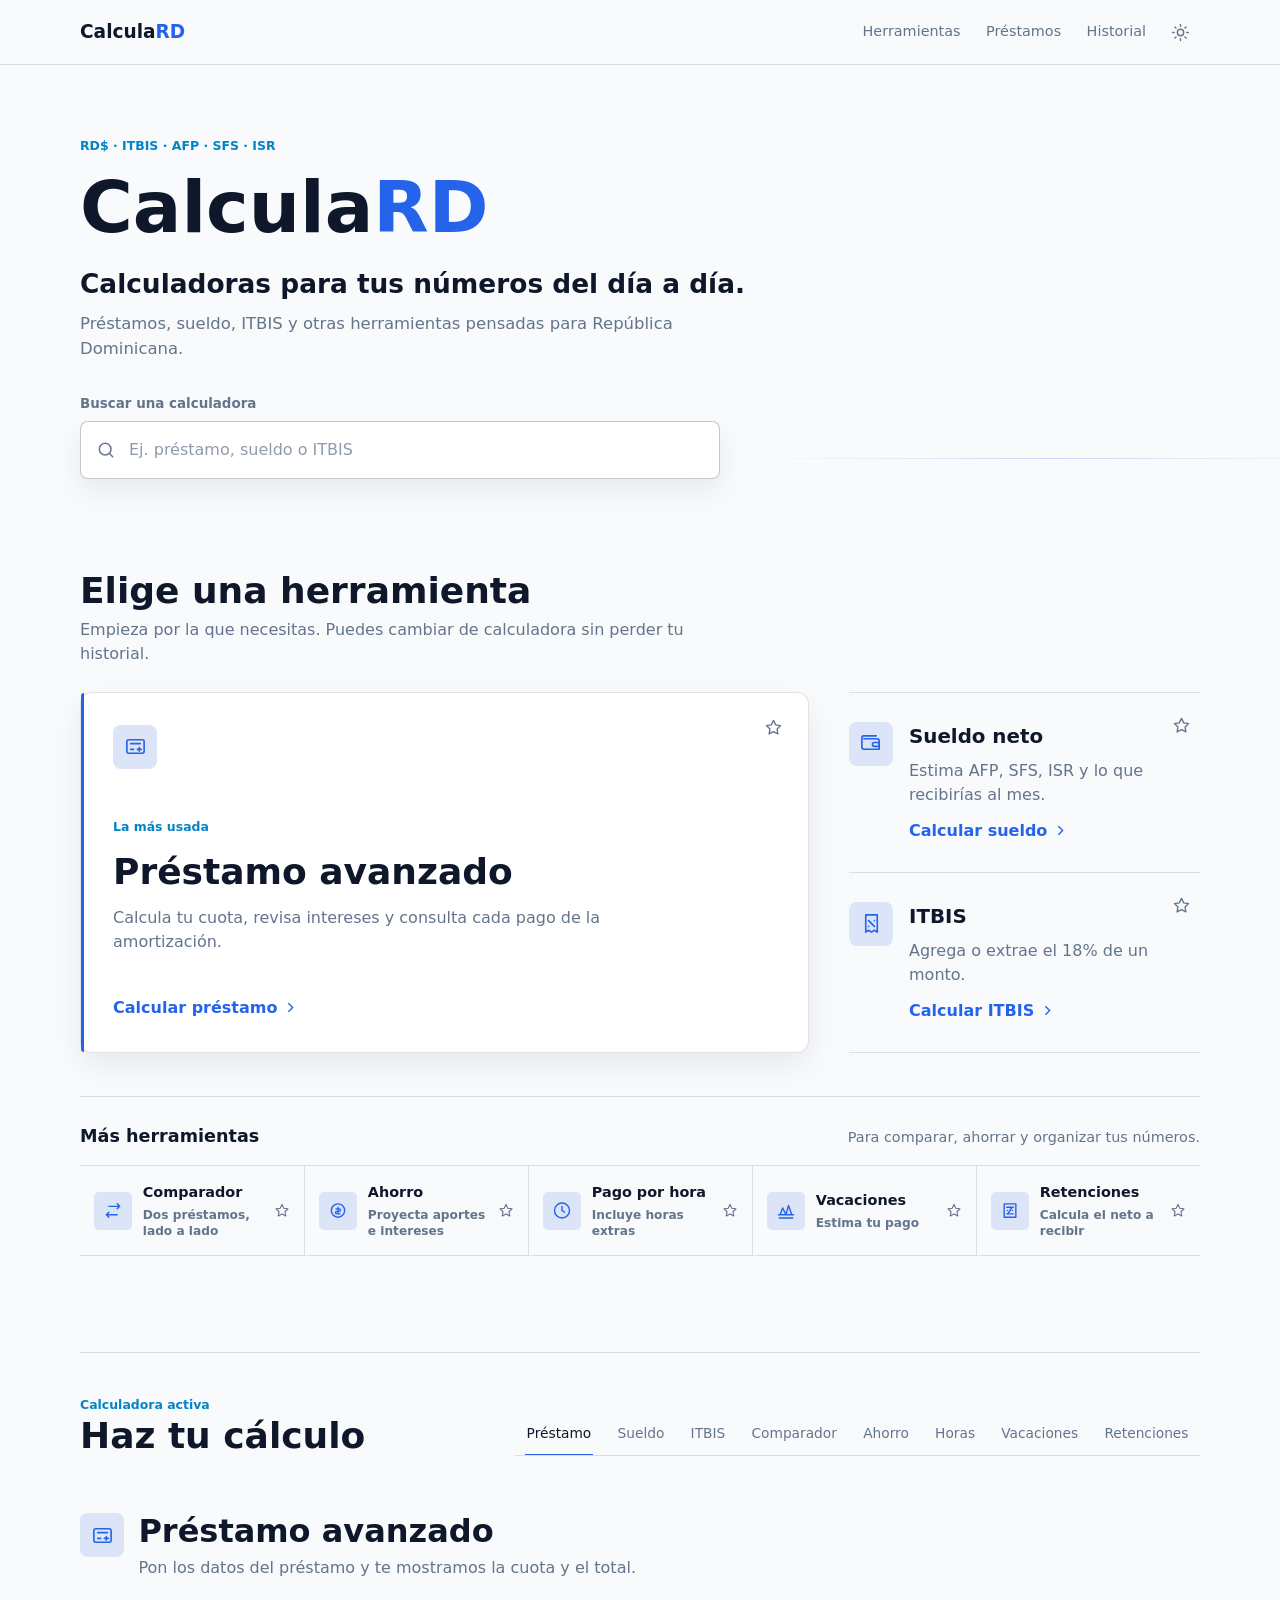
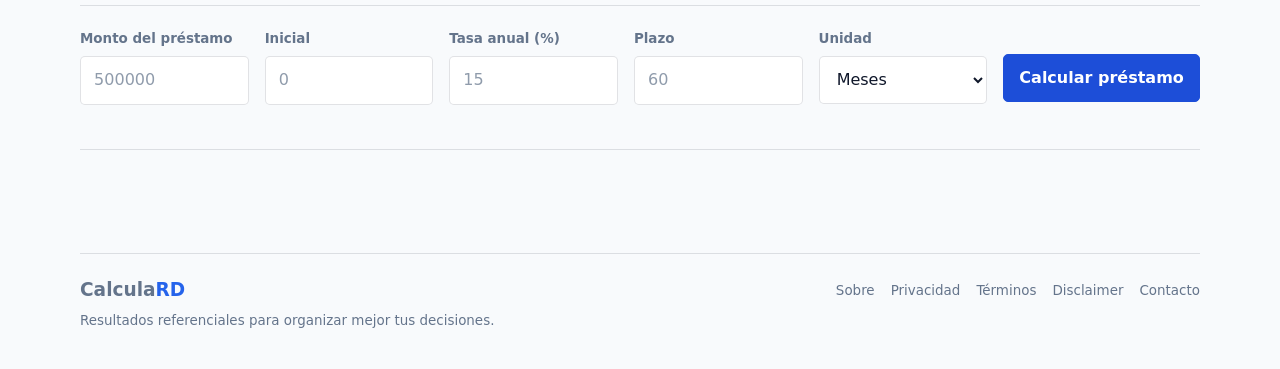
<file: index.html>
<!doctype html>
<html lang="es" data-theme="dark">
  <head>
    <meta charset="utf-8">
    <meta name="viewport" content="width=device-width, initial-scale=1">
    <title>CalculaRD | Calculadoras financieras para República Dominicana</title>
    <meta name="description" content="Calcula préstamos, sueldo neto, ITBIS, retenciones, ahorro y comparaciones financieras para República Dominicana.">
    <meta name="theme-color" content="#0B1120">
    <meta property="og:title" content="CalculaRD | Calculadoras para tus números del día a día">
    <meta property="og:description" content="Préstamos, sueldo, ITBIS y otras herramientas pensadas para República Dominicana.">
    <meta property="og:type" content="website">
    <meta property="og:image" content="/og-image.svg">
    <meta name="twitter:card" content="summary_large_image">
    <link rel="canonical" href="https://calculard.com/">
    <link rel="icon" href="/favicon.svg" type="image/svg+xml">
    <link rel="manifest" href="/manifest.json">
    <link rel="stylesheet" href="/css/style.css?v=5">
    <script>
      const savedTheme = localStorage.getItem("calculard_theme");
      const systemTheme = matchMedia("(prefers-color-scheme: light)").matches ? "light" : "dark";
      document.documentElement.dataset.theme = savedTheme || systemTheme;
    </script>
  </head>
  <body>
    <header class="site-header">
      <nav class="nav" aria-label="Navegación principal">
        <a class="brand" href="#inicio" aria-label="Ir al inicio de CalculaRD">
          <span>Calcula</span><strong>RD</strong>
        </a>
        <div class="nav-links">
          <a href="#herramientas">Herramientas</a>
          <a href="#prestamos" data-open-tool="loan">Préstamos</a>
          <button class="nav-button" type="button" data-history-open>Historial</button>
          <button class="icon-button theme-toggle" type="button" data-theme-toggle aria-label="Cambiar modo claro u oscuro">
            <svg viewBox="0 0 24 24" aria-hidden="true">
              <circle cx="12" cy="12" r="4"></circle>
              <path d="M12 2v2M12 20v2M4.93 4.93l1.42 1.42M17.66 17.66l1.41 1.41M2 12h2M20 12h2M4.93 19.07l1.42-1.42M17.66 6.34l1.41-1.41"></path>
            </svg>
          </button>
        </div>
      </nav>
    </header>

    <main id="inicio">
      <section class="hero" aria-labelledby="hero-title">
        <div class="hero-copy">
          <p class="hero-context">RD$ · ITBIS · AFP · SFS · ISR</p>
          <h1 id="hero-title">Calcula<span>RD</span></h1>
          <p class="hero-lead">Calculadoras para tus números del día a día.</p>
          <p class="hero-description">Préstamos, sueldo, ITBIS y otras herramientas pensadas para República Dominicana.</p>
          <label class="search-box">
            <span>Buscar una calculadora</span>
            <span class="search-control">
              <svg viewBox="0 0 24 24" aria-hidden="true"><circle cx="11" cy="11" r="7"></circle><path d="m20 20-3.5-3.5"></path></svg>
              <input type="search" data-tool-search placeholder="Ej. préstamo, sueldo o ITBIS" autocomplete="off">
            </span>
          </label>
        </div>
      </section>

      <section class="favorites-section" id="favoritos" aria-labelledby="favorites-title" data-favorites-section hidden>
        <div class="section-heading section-heading-inline">
          <div>
            <h2 id="favorites-title">Tus favoritos</h2>
            <p>Accesos rápidos guardados en este navegador.</p>
          </div>
        </div>
        <div class="favorites-list" data-favorites-grid></div>
      </section>

      <section class="tools-section" id="herramientas" aria-labelledby="tools-title">
        <div class="section-heading">
          <h2 id="tools-title">Elige una herramienta</h2>
          <p>Empieza por la que necesitas. Puedes cambiar de calculadora sin perder tu historial.</p>
        </div>

        <div class="tool-dashboard">
          <article class="tool-card tool-card-featured" data-tool-card data-tool-key="prestamos" data-title="Préstamo avanzado" data-category="Finanzas" data-keywords="préstamo cuota amortización intereses financiamiento">
            <button class="favorite-button" type="button" data-favorite-toggle="prestamos" aria-label="Marcar Préstamo avanzado como favorito" aria-pressed="false">
              <svg viewBox="0 0 24 24" aria-hidden="true"><path d="m12 3 2.78 5.63 6.22.9-4.5 4.39 1.06 6.2L12 17.2l-5.56 2.92 1.06-6.2L3 9.53l6.22-.9L12 3Z"></path></svg>
            </button>
            <span class="tool-icon" aria-hidden="true">
              <svg viewBox="0 0 24 24"><rect x="3" y="5" width="18" height="14" rx="2"></rect><path d="M7 9h10M7 15h3M16 13v4M14 15h4"></path></svg>
            </span>
            <div>
              <p class="tool-kicker">La más usada</p>
              <h3>Préstamo avanzado</h3>
              <p>Calcula tu cuota, revisa intereses y consulta cada pago de la amortización.</p>
            </div>
            <button class="tool-link" type="button" data-open-tool="loan">
              Calcular préstamo
              <svg viewBox="0 0 24 24" aria-hidden="true"><path d="m9 18 6-6-6-6"></path></svg>
            </button>
          </article>

          <div class="priority-tools" data-tool-group>
            <article class="tool-card tool-card-medium" data-tool-card data-tool-key="sueldo" data-title="Sueldo neto" data-category="Trabajo" data-keywords="salario sueldo AFP SFS ISR neto dominicana">
              <button class="favorite-button" type="button" data-favorite-toggle="sueldo" aria-label="Marcar Sueldo neto como favorito" aria-pressed="false">
                <svg viewBox="0 0 24 24" aria-hidden="true"><path d="m12 3 2.78 5.63 6.22.9-4.5 4.39 1.06 6.2L12 17.2l-5.56 2.92 1.06-6.2L3 9.53l6.22-.9L12 3Z"></path></svg>
              </button>
              <span class="tool-icon" aria-hidden="true">
                <svg viewBox="0 0 24 24"><path d="M4 7h14a2 2 0 0 1 2 2v9H4a2 2 0 0 1-2-2V6a2 2 0 0 1 2-2h13"></path><path d="M15 11h5v4h-5a2 2 0 0 1 0-4Z"></path></svg>
              </span>
              <div><h3>Sueldo neto</h3><p>Estima AFP, SFS, ISR y lo que recibirías al mes.</p></div>
              <button class="tool-link" type="button" data-open-tool="salary">Calcular sueldo <svg viewBox="0 0 24 24" aria-hidden="true"><path d="m9 18 6-6-6-6"></path></svg></button>
            </article>

            <article class="tool-card tool-card-medium" data-tool-card data-tool-key="itbis" data-title="ITBIS" data-category="Impuestos" data-keywords="ITBIS impuesto 18 subtotal total">
              <button class="favorite-button" type="button" data-favorite-toggle="itbis" aria-label="Marcar ITBIS como favorito" aria-pressed="false">
                <svg viewBox="0 0 24 24" aria-hidden="true"><path d="m12 3 2.78 5.63 6.22.9-4.5 4.39 1.06 6.2L12 17.2l-5.56 2.92 1.06-6.2L3 9.53l6.22-.9L12 3Z"></path></svg>
              </button>
              <span class="tool-icon" aria-hidden="true">
                <svg viewBox="0 0 24 24"><path d="M6 3h12v18l-3-2-3 2-3-2-3 2V3Z"></path><path d="m9 9 6 6M15 9h.01M9 15h.01"></path></svg>
              </span>
              <div><h3>ITBIS</h3><p>Agrega o extrae el 18% de un monto.</p></div>
              <button class="tool-link" type="button" data-open-tool="itbis">Calcular ITBIS <svg viewBox="0 0 24 24" aria-hidden="true"><path d="m9 18 6-6-6-6"></path></svg></button>
            </article>
          </div>

          <div class="more-tools" data-tool-group>
            <div class="more-tools-heading">
              <h3>Más herramientas</h3>
              <p>Para comparar, ahorrar y organizar tus números.</p>
            </div>
            <div class="compact-tool-list">
              <article class="tool-card tool-card-compact" data-tool-card data-tool-key="comparador" data-title="Comparador de préstamos" data-category="Finanzas" data-keywords="comparar préstamos bancos tasas ahorro opción económica">
                <button class="favorite-button" type="button" data-favorite-toggle="comparador" aria-label="Marcar Comparador de préstamos como favorito" aria-pressed="false"><svg viewBox="0 0 24 24" aria-hidden="true"><path d="m12 3 2.78 5.63 6.22.9-4.5 4.39 1.06 6.2L12 17.2l-5.56 2.92 1.06-6.2L3 9.53l6.22-.9L12 3Z"></path></svg></button>
                <span class="tool-icon" aria-hidden="true"><svg viewBox="0 0 24 24"><path d="M7 7h13M17 4l3 3-3 3M17 17H4M7 14l-3 3 3 3"></path></svg></span>
                <button class="compact-tool-action" type="button" data-open-tool="compare"><strong>Comparador</strong><span>Dos préstamos, lado a lado</span></button>
              </article>

              <article class="tool-card tool-card-compact" data-tool-card data-tool-key="ahorro" data-title="Meta de ahorro" data-category="Finanzas" data-keywords="ahorro meta interés compuesto aporte mensual">
                <button class="favorite-button" type="button" data-favorite-toggle="ahorro" aria-label="Marcar Meta de ahorro como favorito" aria-pressed="false"><svg viewBox="0 0 24 24" aria-hidden="true"><path d="m12 3 2.78 5.63 6.22.9-4.5 4.39 1.06 6.2L12 17.2l-5.56 2.92 1.06-6.2L3 9.53l6.22-.9L12 3Z"></path></svg></button>
                <span class="tool-icon" aria-hidden="true"><svg viewBox="0 0 24 24"><circle cx="12" cy="12" r="8"></circle><path d="M12 8v8M9.5 10h4a1.5 1.5 0 0 1 0 3h-3a1.5 1.5 0 0 0 0 3h4"></path></svg></span>
                <button class="compact-tool-action" type="button" data-open-tool="savings"><strong>Ahorro</strong><span>Proyecta aportes e intereses</span></button>
              </article>

              <article class="tool-card tool-card-compact" data-tool-card data-tool-key="horas" data-title="Pago por hora" data-category="Trabajo" data-keywords="pago hora salario hora extra jornada">
                <button class="favorite-button" type="button" data-favorite-toggle="horas" aria-label="Marcar Pago por hora como favorito" aria-pressed="false"><svg viewBox="0 0 24 24" aria-hidden="true"><path d="m12 3 2.78 5.63 6.22.9-4.5 4.39 1.06 6.2L12 17.2l-5.56 2.92 1.06-6.2L3 9.53l6.22-.9L12 3Z"></path></svg></button>
                <span class="tool-icon" aria-hidden="true"><svg viewBox="0 0 24 24"><circle cx="12" cy="12" r="9"></circle><path d="M12 7v5l3 2"></path></svg></span>
                <button class="compact-tool-action" type="button" data-open-tool="hourly"><strong>Pago por hora</strong><span>Incluye horas extras</span></button>
              </article>

              <article class="tool-card tool-card-compact" data-tool-card data-tool-key="vacaciones" data-title="Vacaciones" data-category="Trabajo" data-keywords="vacaciones pago laboral salario diario">
                <button class="favorite-button" type="button" data-favorite-toggle="vacaciones" aria-label="Marcar Vacaciones como favorito" aria-pressed="false"><svg viewBox="0 0 24 24" aria-hidden="true"><path d="m12 3 2.78 5.63 6.22.9-4.5 4.39 1.06 6.2L12 17.2l-5.56 2.92 1.06-6.2L3 9.53l6.22-.9L12 3Z"></path></svg></button>
                <span class="tool-icon" aria-hidden="true"><svg viewBox="0 0 24 24"><path d="M3 17h18M5 17l3-8 4 8 3-11 4 11"></path><path d="M4 21h16"></path></svg></span>
                <button class="compact-tool-action" type="button" data-open-tool="vacation"><strong>Vacaciones</strong><span>Estima tu pago</span></button>
              </article>

              <article class="tool-card tool-card-compact" data-tool-card data-tool-key="retenciones" data-title="Retenciones" data-category="Impuestos" data-keywords="retención honorarios servicios alquiler factura">
                <button class="favorite-button" type="button" data-favorite-toggle="retenciones" aria-label="Marcar Retenciones como favorito" aria-pressed="false"><svg viewBox="0 0 24 24" aria-hidden="true"><path d="m12 3 2.78 5.63 6.22.9-4.5 4.39 1.06 6.2L12 17.2l-5.56 2.92 1.06-6.2L3 9.53l6.22-.9L12 3Z"></path></svg></button>
                <span class="tool-icon" aria-hidden="true"><svg viewBox="0 0 24 24"><path d="M5 4h14v16H5z"></path><path d="M8 8h8M8 16h8M9 12h.01M15 12h.01M10 15l4-6"></path></svg></span>
                <button class="compact-tool-action" type="button" data-open-tool="withholding"><strong>Retenciones</strong><span>Calcula el neto a recibir</span></button>
              </article>
            </div>
          </div>
        </div>

        <div class="empty-state search-empty" data-search-empty hidden>No encontramos una calculadora con ese nombre.</div>
      </section>

      <section class="calculator-workspace" id="calculadora" aria-labelledby="workspace-title">
        <div class="workspace-header">
          <div>
            <p class="workspace-label">Calculadora activa</p>
            <h2 id="workspace-title">Haz tu cálculo</h2>
          </div>
          <div class="tool-tabs" role="tablist" aria-label="Cambiar de calculadora">
            <button type="button" role="tab" data-tool-switch data-open-tool="loan" aria-selected="true">Préstamo</button>
            <button type="button" role="tab" data-tool-switch data-open-tool="salary" aria-selected="false">Sueldo</button>
            <button type="button" role="tab" data-tool-switch data-open-tool="itbis" aria-selected="false">ITBIS</button>
            <button type="button" role="tab" data-tool-switch data-open-tool="compare" aria-selected="false">Comparador</button>
            <button type="button" role="tab" data-tool-switch data-open-tool="savings" aria-selected="false">Ahorro</button>
            <button type="button" role="tab" data-tool-switch data-open-tool="hourly" aria-selected="false">Horas</button>
            <button type="button" role="tab" data-tool-switch data-open-tool="vacation" aria-selected="false">Vacaciones</button>
            <button type="button" role="tab" data-tool-switch data-open-tool="withholding" aria-selected="false">Retenciones</button>
          </div>
        </div>

        <section class="tool-panel loan-panel print-area" id="prestamos" data-tool-panel="loan" role="tabpanel" aria-labelledby="loan-title">
          <div class="calculator-intro">
            <span class="panel-icon" aria-hidden="true"><svg viewBox="0 0 24 24"><rect x="3" y="5" width="18" height="14" rx="2"></rect><path d="M7 9h10M7 15h3M16 13v4M14 15h4"></path></svg></span>
            <div><h3 id="loan-title">Préstamo avanzado</h3><p>Pon los datos del préstamo y te mostramos la cuota y el total.</p></div>
          </div>
          <form class="calc-form loan-form" data-form="loan" novalidate>
            <label><span>Monto del préstamo</span><input name="amount" type="number" min="1" max="100000000" step="1000" inputmode="decimal" placeholder="500000" required><small data-error-for="amount"></small></label>
            <label><span>Inicial</span><input name="downPayment" type="number" min="0" max="100000000" step="1000" inputmode="decimal" placeholder="0"><small data-error-for="downPayment"></small></label>
            <label><span>Tasa anual (%)</span><input name="rate" type="number" min="0" max="80" step="0.01" inputmode="decimal" placeholder="15" required><small data-error-for="rate"></small></label>
            <label><span>Plazo</span><input name="term" type="number" min="1" max="480" step="1" inputmode="numeric" placeholder="60" required><small data-error-for="term"></small></label>
            <label><span>Unidad</span><select name="termUnit"><option value="months">Meses</option><option value="years">Años</option></select></label>
            <button class="button primary" type="submit">Calcular préstamo</button>
          </form>

          <div class="loan-output" data-loan-output hidden>
            <div class="result-layout">
              <div class="loan-summary">
                <div class="results loan-results" data-results="loan"></div>
                <details class="explanation">
                  <summary>Cómo se calcula</summary>
                  <div data-explanation="loan"></div>
                </details>
              </div>
              <div class="chart-panel">
                <div class="chart-heading"><strong>Capital e intereses</strong><span>Distribución estimada</span></div>
                <canvas width="420" height="260" data-loan-chart aria-label="Gráfica de capital, intereses y balance"></canvas>
              </div>
            </div>
            <div class="amortization-header">
              <div><h4>Tabla de amortización</h4><p>Detalle de capital, interés y balance por cuota.</p></div>
              <div class="action-row">
                <button class="button secondary" type="button" data-toggle-amortization>Expandir tabla</button>
                <button class="button secondary" type="button" data-download-csv>Descargar CSV</button>
                <button class="button text-button" type="button" data-print-result>Imprimir</button>
              </div>
            </div>
            <div class="table-wrap">
              <table>
                <thead><tr><th>Cuota</th><th>Pago</th><th>Capital</th><th>Interés</th><th>Balance restante</th></tr></thead>
                <tbody data-amortization-table></tbody>
              </table>
            </div>
          </div>
        </section>

        <section class="tool-panel" id="comparador" data-tool-panel="compare" role="tabpanel" aria-labelledby="compare-title" hidden>
          <div class="calculator-intro"><span class="panel-icon" aria-hidden="true"><svg viewBox="0 0 24 24"><path d="M7 7h13M17 4l3 3-3 3M17 17H4M7 14l-3 3 3 3"></path></svg></span><div><h3 id="compare-title">Comparador de préstamos</h3><p>Compara dos préstamos y mira cuál termina costándote menos.</p></div></div>
          <form class="compare-grid" data-form="compare" novalidate>
            <fieldset><legend>Préstamo A</legend><label><span>Monto</span><input name="aAmount" type="number" min="1" step="1000" inputmode="decimal" required><small data-error-for="aAmount"></small></label><label><span>Inicial</span><input name="aDownPayment" type="number" min="0" step="1000" inputmode="decimal"><small data-error-for="aDownPayment"></small></label><label><span>Interés anual (%)</span><input name="aRate" type="number" min="0" max="80" step="0.01" inputmode="decimal" required><small data-error-for="aRate"></small></label><label><span>Plazo en meses</span><input name="aMonths" type="number" min="1" max="480" step="1" inputmode="numeric" required><small data-error-for="aMonths"></small></label></fieldset>
            <fieldset><legend>Préstamo B</legend><label><span>Monto</span><input name="bAmount" type="number" min="1" step="1000" inputmode="decimal" required><small data-error-for="bAmount"></small></label><label><span>Inicial</span><input name="bDownPayment" type="number" min="0" step="1000" inputmode="decimal"><small data-error-for="bDownPayment"></small></label><label><span>Interés anual (%)</span><input name="bRate" type="number" min="0" max="80" step="0.01" inputmode="decimal" required><small data-error-for="bRate"></small></label><label><span>Plazo en meses</span><input name="bMonths" type="number" min="1" max="480" step="1" inputmode="numeric" required><small data-error-for="bMonths"></small></label></fieldset>
            <button class="button primary" type="submit">Comparar préstamos</button>
          </form>
          <div class="results" data-results="compare"></div>
          <div class="explanation" data-explanation="compare"></div>
        </section>

        <section class="tool-panel mini-calculator" id="calc-sueldo" data-tool-panel="salary" role="tabpanel" aria-labelledby="salary-title" hidden>
          <div class="calculator-intro"><span class="panel-icon" aria-hidden="true"><svg viewBox="0 0 24 24"><path d="M4 7h14a2 2 0 0 1 2 2v9H4a2 2 0 0 1-2-2V6a2 2 0 0 1 2-2h13"></path><path d="M15 11h5v4h-5a2 2 0 0 1 0-4Z"></path></svg></span><div><h3 id="salary-title">Sueldo neto RD</h3><p>Estima cuánto te quedaría después de AFP, SFS e ISR.</p></div></div>
          <form class="calc-form simple-form" data-form="salary" novalidate><label><span>Salario bruto mensual</span><input name="salary" type="number" min="1" step="1000" inputmode="decimal" required><small data-error-for="salary"></small></label><label><span>Otros ingresos</span><input name="otherIncome" type="number" min="0" step="1000" inputmode="decimal"><small data-error-for="otherIncome"></small></label><button class="button primary" type="submit">Calcular sueldo</button></form>
          <div class="results" data-results="salary"></div>
        </section>

        <section class="tool-panel mini-calculator" id="calc-itbis" data-tool-panel="itbis" role="tabpanel" aria-labelledby="itbis-title" hidden>
          <div class="calculator-intro"><span class="panel-icon" aria-hidden="true"><svg viewBox="0 0 24 24"><path d="M6 3h12v18l-3-2-3 2-3-2-3 2V3Z"></path><path d="m9 9 6 6M15 9h.01M9 15h.01"></path></svg></span><div><h3 id="itbis-title">ITBIS</h3><p>Agrega o quita el 18% de cualquier monto.</p></div></div>
          <form class="calc-form simple-form" data-form="itbis" novalidate><label><span>Monto</span><input name="amount" type="number" min="1" step="100" inputmode="decimal" required><small data-error-for="amount"></small></label><label><span>Modo</span><select name="mode"><option value="add">Agregar 18%</option><option value="extract">Extraer 18%</option></select></label><button class="button primary" type="submit">Calcular ITBIS</button></form>
          <div class="results" data-results="itbis"></div>
        </section>

        <section class="tool-panel mini-calculator" id="calc-retenciones" data-tool-panel="withholding" role="tabpanel" aria-labelledby="withholding-title" hidden>
          <div class="calculator-intro"><span class="panel-icon" aria-hidden="true"><svg viewBox="0 0 24 24"><path d="M5 4h14v16H5z"></path><path d="M8 8h8M8 16h8M9 12h.01M15 12h.01M10 15l4-6"></path></svg></span><div><h3 id="withholding-title">Retenciones</h3><p>Calcula la retención y el monto neto de una factura.</p></div></div>
          <form class="calc-form simple-form" data-form="withholding" novalidate><label><span>Monto factura</span><input name="amount" type="number" min="1" step="100" inputmode="decimal" required><small data-error-for="amount"></small></label><label><span>Retención (%)</span><input name="rate" type="number" min="0" max="100" step="0.01" inputmode="decimal" value="10" required><small data-error-for="rate"></small></label><button class="button primary" type="submit">Calcular retención</button></form>
          <div class="results" data-results="withholding"></div>
        </section>

        <section class="tool-panel mini-calculator" id="calc-horas" data-tool-panel="hourly" role="tabpanel" aria-labelledby="hourly-title" hidden>
          <div class="calculator-intro"><span class="panel-icon" aria-hidden="true"><svg viewBox="0 0 24 24"><circle cx="12" cy="12" r="9"></circle><path d="M12 7v5l3 2"></path></svg></span><div><h3 id="hourly-title">Pago por hora</h3><p>Convierte tu sueldo mensual e incluye horas extras.</p></div></div>
          <form class="calc-form simple-form" data-form="hourly" novalidate><label><span>Sueldo mensual</span><input name="salary" type="number" min="1" step="1000" inputmode="decimal" required><small data-error-for="salary"></small></label><label><span>Horas semanales</span><input name="weeklyHours" type="number" min="1" max="80" step="1" inputmode="numeric" value="44" required><small data-error-for="weeklyHours"></small></label><label><span>Horas extras</span><input name="overtimeHours" type="number" min="0" max="200" step="1" inputmode="numeric"><small data-error-for="overtimeHours"></small></label><button class="button primary" type="submit">Calcular horas</button></form>
          <div class="results" data-results="hourly"></div>
        </section>

        <section class="tool-panel mini-calculator" id="calc-vacaciones" data-tool-panel="vacation" role="tabpanel" aria-labelledby="vacation-title" hidden>
          <div class="calculator-intro"><span class="panel-icon" aria-hidden="true"><svg viewBox="0 0 24 24"><path d="M3 17h18M5 17l3-8 4 8 3-11 4 11"></path><path d="M4 21h16"></path></svg></span><div><h3 id="vacation-title">Vacaciones</h3><p>Estima el pago con un salario diario referencial.</p></div></div>
          <form class="calc-form simple-form" data-form="vacation" novalidate><label><span>Salario mensual</span><input name="salary" type="number" min="1" step="1000" inputmode="decimal" required><small data-error-for="salary"></small></label><label><span>Días de vacaciones</span><input name="days" type="number" min="1" max="60" step="1" inputmode="numeric" value="14" required><small data-error-for="days"></small></label><button class="button primary" type="submit">Calcular vacaciones</button></form>
          <div class="results" data-results="vacation"></div>
        </section>

        <section class="tool-panel mini-calculator" id="calc-ahorro" data-tool-panel="savings" role="tabpanel" aria-labelledby="savings-title" hidden>
          <div class="calculator-intro"><span class="panel-icon" aria-hidden="true"><svg viewBox="0 0 24 24"><circle cx="12" cy="12" r="8"></circle><path d="M12 8v8M9.5 10h4a1.5 1.5 0 0 1 0 3h-3a1.5 1.5 0 0 0 0 3h4"></path></svg></span><div><h3 id="savings-title">Meta de ahorro</h3><p>Mira cuánto podrías acumular aportando cada mes.</p></div></div>
          <form class="calc-form simple-form" data-form="savings" novalidate><label><span>Monto inicial</span><input name="initial" type="number" min="0" step="1000" inputmode="decimal"><small data-error-for="initial"></small></label><label><span>Aporte mensual</span><input name="monthly" type="number" min="0" step="500" inputmode="decimal"><small data-error-for="monthly"></small></label><label><span>Tasa anual (%)</span><input name="rate" type="number" min="0" max="80" step="0.01" inputmode="decimal"><small data-error-for="rate"></small></label><label><span>Plazo en años</span><input name="years" type="number" min="1" max="60" step="1" inputmode="numeric" required><small data-error-for="years"></small></label><button class="button primary" type="submit">Calcular ahorro</button></form>
          <div class="results" data-results="savings"></div>
        </section>
      </section>
    </main>

    <footer class="site-footer">
      <div><a class="brand" href="#inicio"><span>Calcula</span><strong>RD</strong></a><p>Resultados referenciales para organizar mejor tus decisiones.</p></div>
      <nav aria-label="Páginas legales"><a href="/sobre.html">Sobre</a><a href="/privacidad.html">Privacidad</a><a href="/terminos.html">Términos</a><a href="/disclaimer.html">Disclaimer</a><a href="/contacto.html">Contacto</a></nav>
    </footer>

    <div class="drawer-backdrop" data-history-overlay aria-hidden="true"></div>
    <aside class="history-drawer" data-history-drawer role="dialog" aria-modal="true" aria-labelledby="history-title" aria-hidden="true" inert>
      <div class="history-drawer-header">
        <div><p>Guardado en este navegador</p><h2 id="history-title">Historial</h2></div>
        <button class="icon-button drawer-close" type="button" data-history-close aria-label="Cerrar historial"><svg viewBox="0 0 24 24" aria-hidden="true"><path d="M6 6l12 12M18 6 6 18"></path></svg></button>
      </div>
      <div class="history-list" data-history-list></div>
      <div class="history-drawer-footer"><button class="button danger-button" type="button" data-clear-history>Limpiar historial</button></div>
    </aside>

    <script type="module" src="/js/app.js?v=5"></script>
  </body>
</html>
</file>
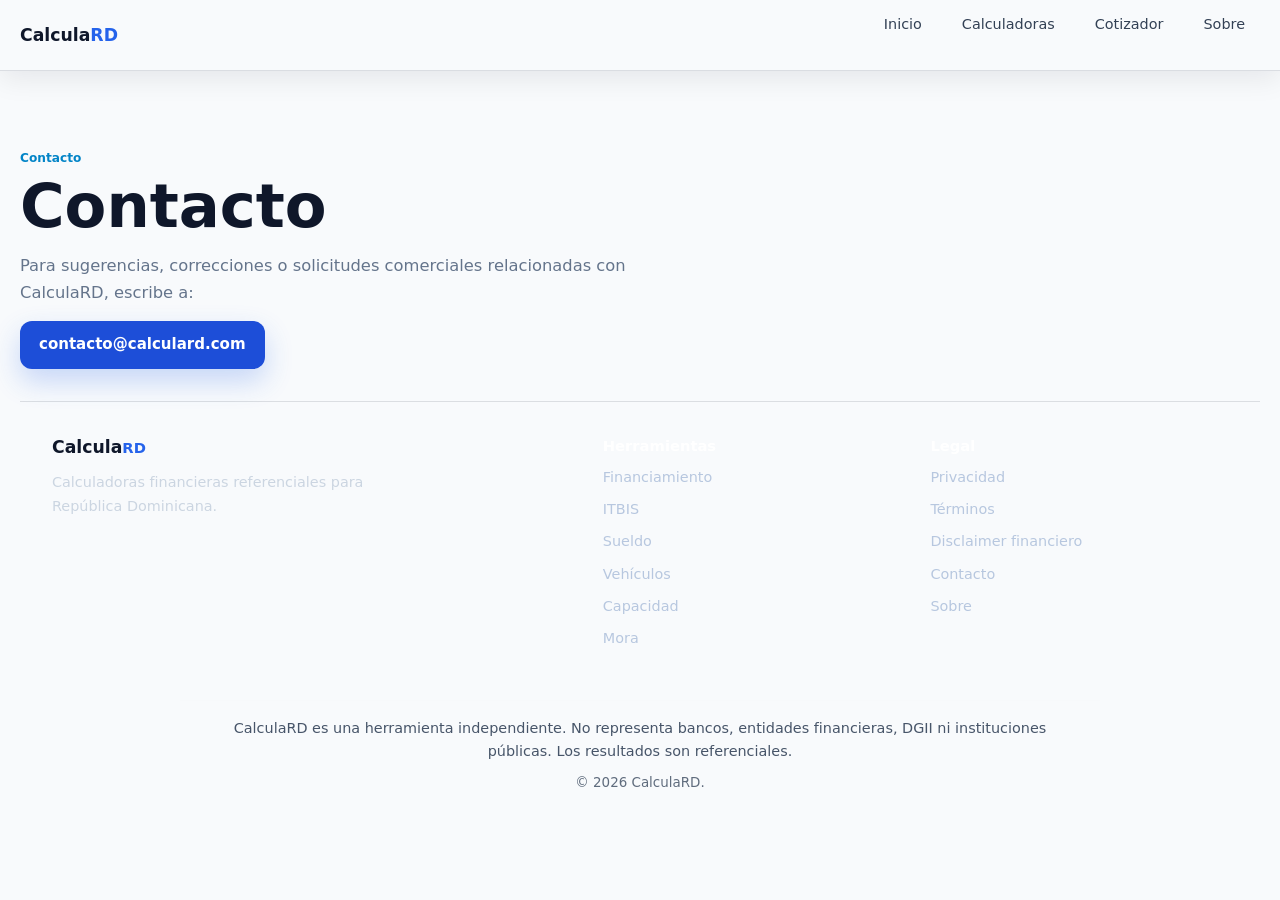
<file: contacto.html>
<!doctype html>
<html lang="es">
  <head>
    <meta charset="utf-8">
    <meta name="viewport" content="width=device-width, initial-scale=1">
    <title>Contacto | CalculaRD</title>
    <meta name="description" content="Contacto de CalculaRD.">
    <meta name="theme-color" content="#0B1120">
    <link rel="canonical" href="https://calculard.com/contacto.html">
    <link rel="icon" href="/favicon.svg" type="image/svg+xml">
    <script>document.documentElement.dataset.theme = localStorage.getItem("calculard_theme") || "dark";</script>
    <link rel="stylesheet" href="styles.css?v=blue-3">
  </head>
  <body>
    <header class="site-header">
      <nav class="nav" aria-label="Principal">
        <a class="brand" href="/"><span>Calcula</span><strong>RD</strong></a>
        <div class="nav-links">
          <a href="/">Inicio</a>
          <a href="/#herramientas">Calculadoras</a>
          <a href="/#calculadora">Cotizador</a>
          <a href="/sobre.html">Sobre</a>
        </div>
      </nav>
    </header>
    <main>
      <section class="page-intro legal-page">
        <p class="eyebrow">Contacto</p>
        <h1>Contacto</h1>
        <p>Para sugerencias, correcciones o solicitudes comerciales relacionadas con CalculaRD, escribe a:</p>
        <p><a class="button primary" href="mailto:contacto@calculard.com">contacto@calculard.com</a></p>
      </section>
    </main>
    <footer class="site-footer">
      <div class="footer-grid">
        <div>
          <a class="brand" href="/" aria-label="CalculaRD inicio"><span>Calcula</span><strong>RD</strong></a>
          <p>Calculadoras financieras referenciales para República Dominicana.</p>
        </div>
        <nav aria-label="Herramientas">
          <strong>Herramientas</strong>
          <a href="/prestamos.html">Financiamiento</a>
          <a href="/itbis.html">ITBIS</a>
          <a href="/sueldo.html">Sueldo</a>
          <a href="/vehiculos.html">Vehículos</a>
          <a href="/#herramientas">Capacidad</a>
          <a href="/#herramientas">Mora</a>
        </nav>
        <nav aria-label="Legal">
          <strong>Legal</strong>
          <a href="/privacidad.html">Privacidad</a>
          <a href="/terminos.html">Términos</a>
          <a href="/disclaimer.html">Disclaimer financiero</a>
          <a href="/contacto.html">Contacto</a>
          <a href="/sobre.html">Sobre</a>
        </nav>
      </div>
      <p class="footer-bottom">CalculaRD es una herramienta independiente. No representa bancos, entidades financieras, DGII ni instituciones públicas. Los resultados son referenciales.</p>
      <p class="footer-bottom footer-meta">© <span data-current-year>2026</span> CalculaRD.</p>
    </footer>
  </body>
</html>
</file>
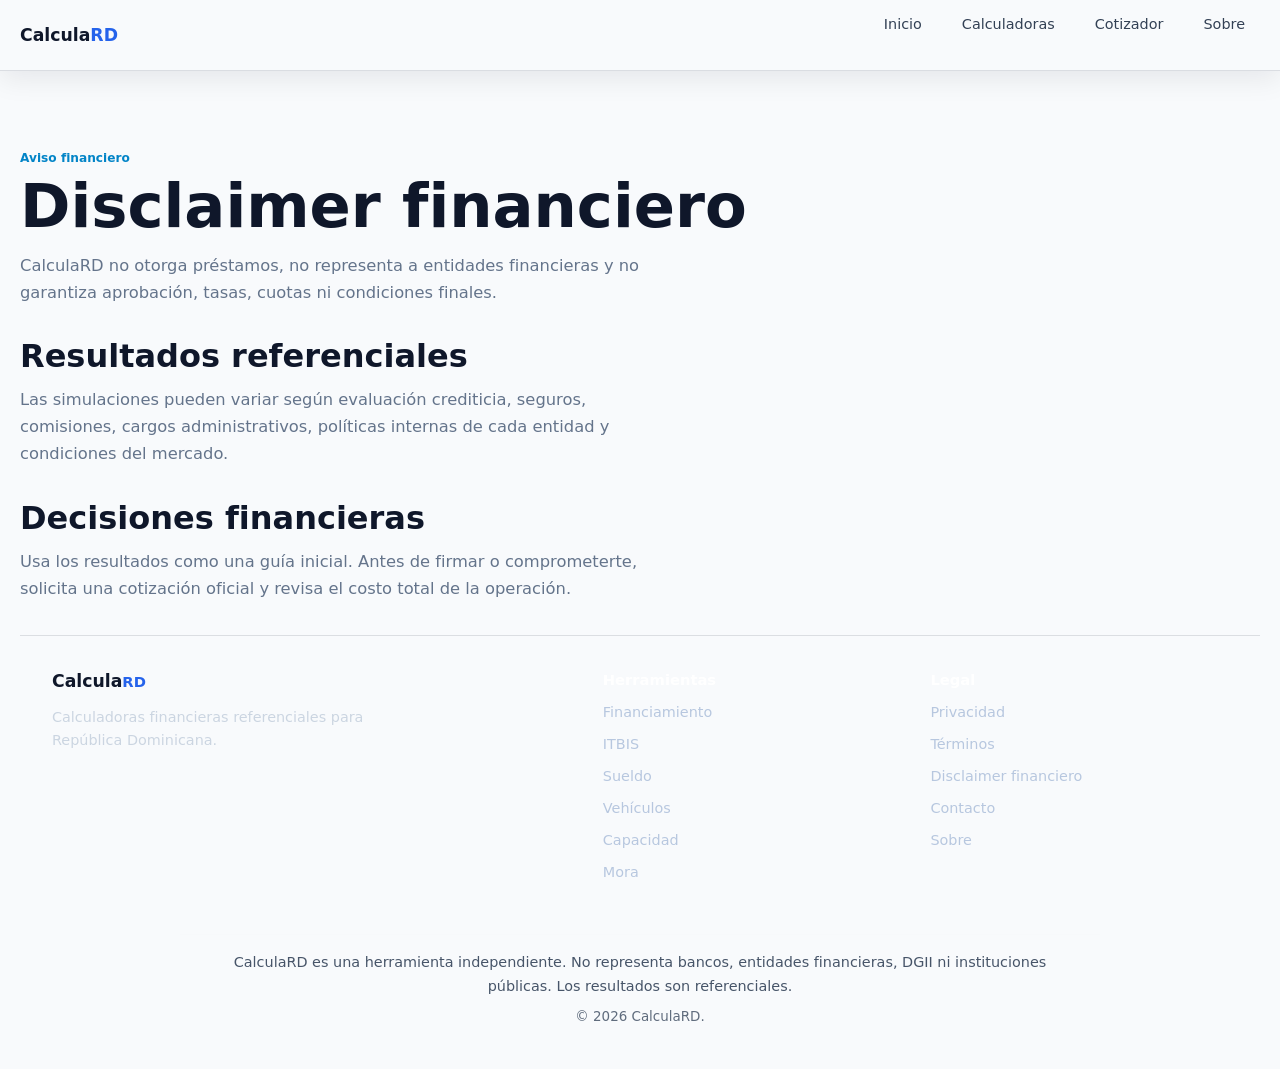
<file: disclaimer.html>
<!doctype html>
<html lang="es">
  <head>
    <meta charset="utf-8">
    <meta name="viewport" content="width=device-width, initial-scale=1">
    <title>Disclaimer financiero | CalculaRD</title>
    <meta name="description" content="Aviso financiero sobre las simulaciones de CalculaRD.">
    <meta name="theme-color" content="#0B1120">
    <link rel="canonical" href="https://calculard.com/disclaimer.html">
    <link rel="icon" href="/favicon.svg" type="image/svg+xml">
    <script>document.documentElement.dataset.theme = localStorage.getItem("calculard_theme") || "dark";</script>
    <link rel="stylesheet" href="styles.css?v=blue-3">
  </head>
  <body>
    <header class="site-header">
      <nav class="nav" aria-label="Principal">
        <a class="brand" href="/"><span>Calcula</span><strong>RD</strong></a>
        <div class="nav-links">
          <a href="/">Inicio</a>
          <a href="/#herramientas">Calculadoras</a>
          <a href="/#calculadora">Cotizador</a>
          <a href="/sobre.html">Sobre</a>
        </div>
      </nav>
    </header>
    <main>
      <section class="page-intro legal-page">
        <p class="eyebrow">Aviso financiero</p>
        <h1>Disclaimer financiero</h1>
        <p>CalculaRD no otorga préstamos, no representa a entidades financieras y no garantiza aprobación, tasas, cuotas ni condiciones finales.</p>
        <h2>Resultados referenciales</h2>
        <p>Las simulaciones pueden variar según evaluación crediticia, seguros, comisiones, cargos administrativos, políticas internas de cada entidad y condiciones del mercado.</p>
        <h2>Decisiones financieras</h2>
        <p>Usa los resultados como una guía inicial. Antes de firmar o comprometerte, solicita una cotización oficial y revisa el costo total de la operación.</p>
      </section>
    </main>
    <footer class="site-footer">
      <div class="footer-grid">
        <div>
          <a class="brand" href="/" aria-label="CalculaRD inicio"><span>Calcula</span><strong>RD</strong></a>
          <p>Calculadoras financieras referenciales para República Dominicana.</p>
        </div>
        <nav aria-label="Herramientas">
          <strong>Herramientas</strong>
          <a href="/prestamos.html">Financiamiento</a>
          <a href="/itbis.html">ITBIS</a>
          <a href="/sueldo.html">Sueldo</a>
          <a href="/vehiculos.html">Vehículos</a>
          <a href="/#herramientas">Capacidad</a>
          <a href="/#herramientas">Mora</a>
        </nav>
        <nav aria-label="Legal">
          <strong>Legal</strong>
          <a href="/privacidad.html">Privacidad</a>
          <a href="/terminos.html">Términos</a>
          <a href="/disclaimer.html">Disclaimer financiero</a>
          <a href="/contacto.html">Contacto</a>
          <a href="/sobre.html">Sobre</a>
        </nav>
      </div>
      <p class="footer-bottom">CalculaRD es una herramienta independiente. No representa bancos, entidades financieras, DGII ni instituciones públicas. Los resultados son referenciales.</p>
      <p class="footer-bottom footer-meta">© <span data-current-year>2026</span> CalculaRD.</p>
    </footer>
  </body>
</html>
</file>
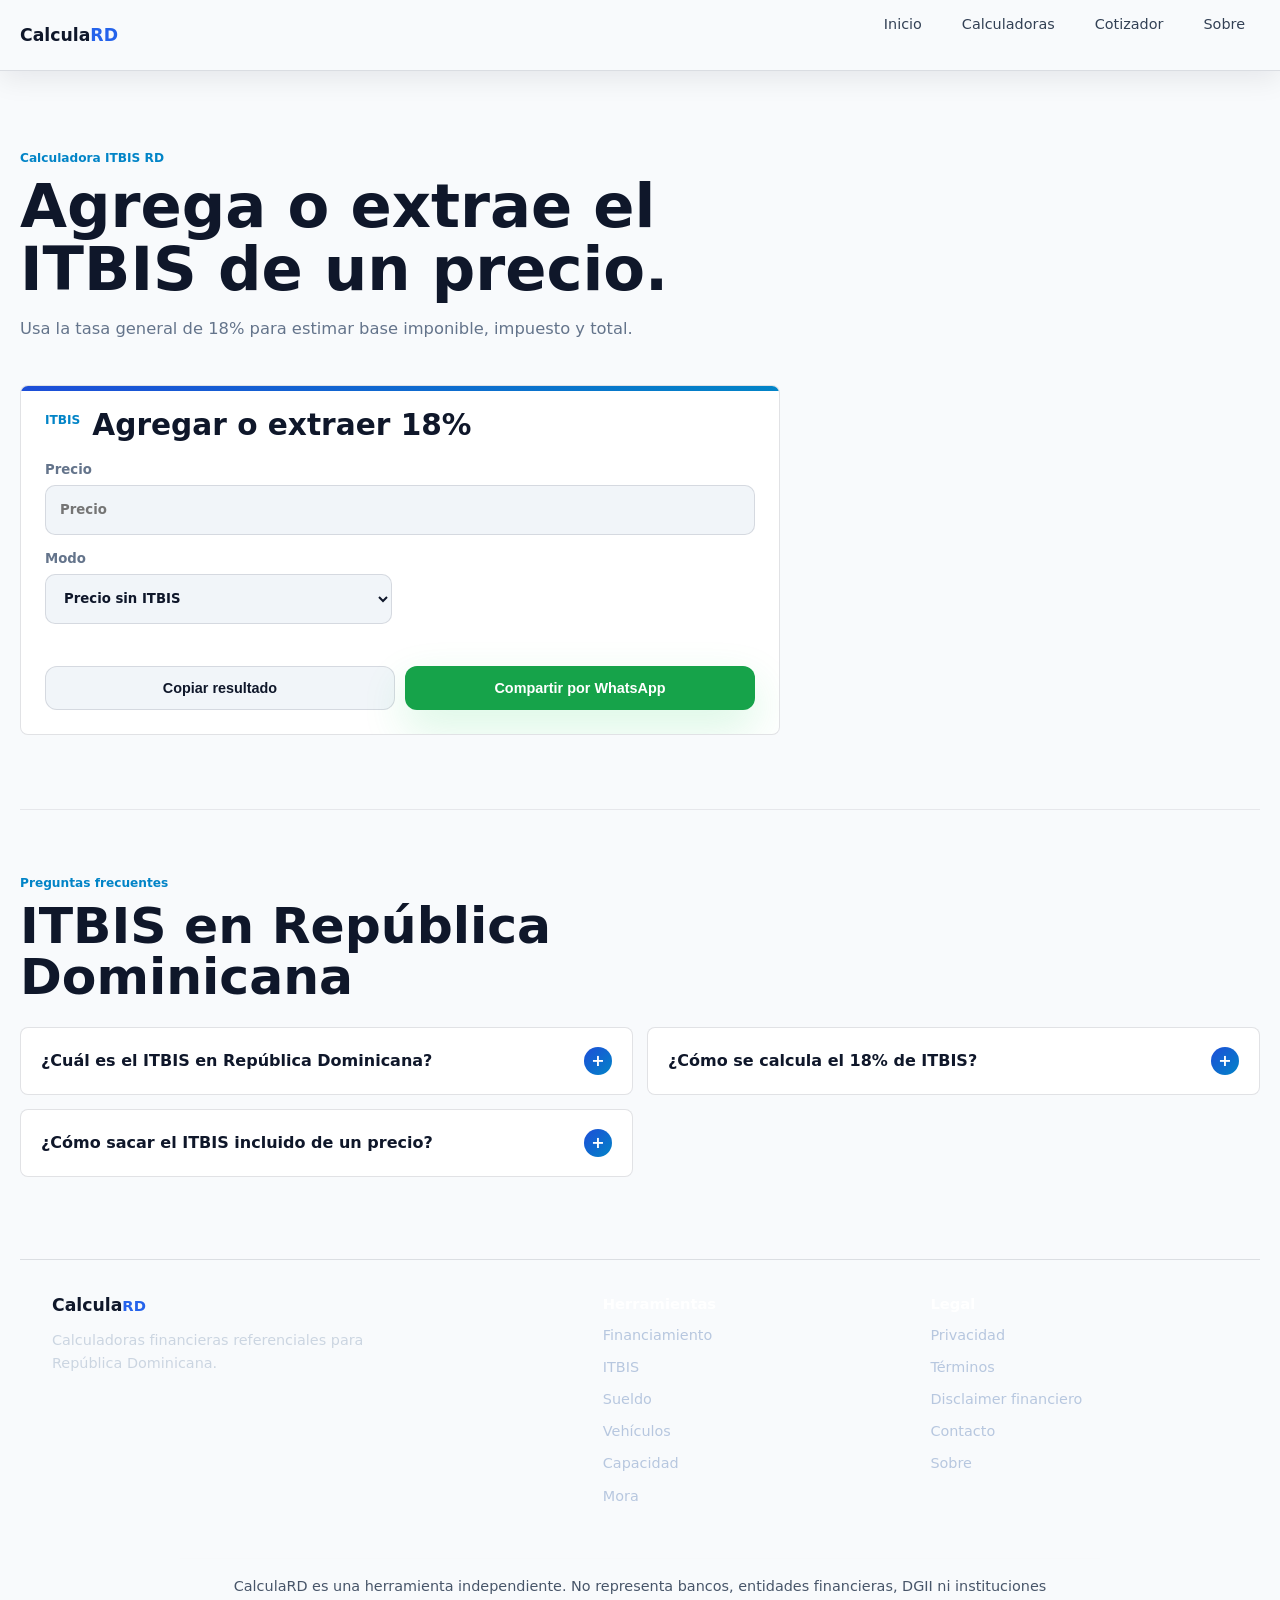
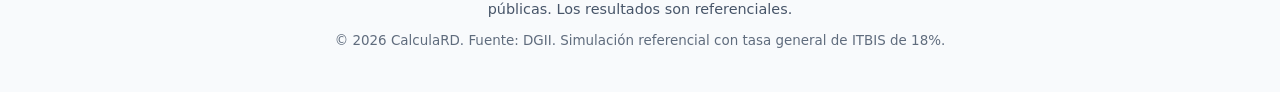
<file: itbis.html>
<!doctype html>
<html lang="es">
  <head>
    <meta charset="utf-8">
    <meta name="viewport" content="width=device-width, initial-scale=1">
    <title>Calculadora ITBIS RD 18% | CalculaRD</title>
    <meta name="description" content="Estima el ITBIS 18% en República Dominicana: agrega o extrae el impuesto de un precio.">
    <meta name="theme-color" content="#0B1120">
    <meta property="og:title" content="Calculadora ITBIS RD 18%">
    <meta property="og:description" content="Agrega o extrae ITBIS de un precio en segundos.">
    <meta property="og:type" content="website">
    <meta property="og:image" content="/og-image.svg">
    <meta name="twitter:card" content="summary_large_image">
    <link rel="canonical" href="https://calculard.com/itbis.html">
    <link rel="icon" href="/favicon.svg" type="image/svg+xml">
    <link rel="manifest" href="/site.webmanifest">
    <script>document.documentElement.dataset.theme = localStorage.getItem("calculard_theme") || "dark";</script>
    <link rel="stylesheet" href="styles.css?v=blue-3">
  </head>
  <body>
    <header class="site-header">
      <nav class="nav" aria-label="Principal">
        <a class="brand" href="/"><span>Calcula</span><strong>RD</strong></a>
        <div class="nav-links">
          <a href="/">Inicio</a>
          <a href="/#herramientas">Calculadoras</a>
          <a href="/#calculadora">Cotizador</a>
          <a href="/sobre.html">Sobre</a>
        </div>
      </nav>
    </header>
    <main>
      <section class="page-intro">
        <p class="eyebrow">Calculadora ITBIS RD</p>
        <h1>Agrega o extrae el ITBIS de un precio.</h1>
        <p>Usa la tasa general de 18% para estimar base imponible, impuesto y total.</p>
      </section>
      <section class="single-calculator">
        <article class="calculator-card" id="itbis">
          <div class="card-heading">
            <p>ITBIS</p>
            <h2>Agregar o extraer 18%</h2>
          </div>
          <form class="calc-form" data-calculator="itbis">
            <label>
              <span>Precio</span>
              <input name="price" type="number" min="0" step="100" placeholder="Precio">
            </label>
            <label>
              <span>Modo</span>
              <select name="mode">
                <option value="add">Precio sin ITBIS</option>
                <option value="extract">Precio con ITBIS incluido</option>
              </select>
            </label>
          </form>
          <div class="results" data-results="itbis"></div>
          <div class="share-buttons">
            <button class="button secondary" type="button" data-copy-result="itbis">Copiar resultado</button>
            <button class="button whatsapp" type="button" data-whatsapp-result="itbis">Compartir por WhatsApp</button>
          </div>
        </article>
      </section>
      <section class="faq-section" aria-label="Preguntas frecuentes">
        <div class="section-heading">
          <p class="eyebrow">Preguntas frecuentes</p>
          <h2>ITBIS en República Dominicana</h2>
        </div>
        <div class="faq-grid">
          <details><summary>¿Cuál es el ITBIS en República Dominicana?</summary><p>La tasa general de ITBIS es 18%, aunque pueden existir bienes o servicios con tratamientos diferentes.</p></details>
          <details><summary>¿Cómo se calcula el 18% de ITBIS?</summary><p>Multiplica el precio sin impuesto por 0.18. Luego suma ese monto al precio base para obtener el total.</p></details>
          <details><summary>¿Cómo sacar el ITBIS incluido de un precio?</summary><p>Divide el precio total entre 1.18 para obtener la base imponible. La diferencia entre total y base es el ITBIS.</p></details>
        </div>
      </section>
    </main>
    <footer class="site-footer">
      <div class="footer-grid">
        <div>
          <a class="brand" href="/" aria-label="CalculaRD inicio"><span>Calcula</span><strong>RD</strong></a>
          <p>Calculadoras financieras referenciales para República Dominicana.</p>
        </div>
        <nav aria-label="Herramientas">
          <strong>Herramientas</strong>
          <a href="/prestamos.html">Financiamiento</a>
          <a href="/itbis.html">ITBIS</a>
          <a href="/sueldo.html">Sueldo</a>
          <a href="/vehiculos.html">Vehículos</a>
          <a href="/#herramientas">Capacidad</a>
          <a href="/#herramientas">Mora</a>
        </nav>
        <nav aria-label="Legal">
          <strong>Legal</strong>
          <a href="/privacidad.html">Privacidad</a>
          <a href="/terminos.html">Términos</a>
          <a href="/disclaimer.html">Disclaimer financiero</a>
          <a href="/contacto.html">Contacto</a>
          <a href="/sobre.html">Sobre</a>
        </nav>
      </div>
      <p class="footer-bottom">CalculaRD es una herramienta independiente. No representa bancos, entidades financieras, DGII ni instituciones públicas. Los resultados son referenciales.</p>
      <p class="footer-bottom footer-meta">© <span data-current-year>2026</span> CalculaRD. Fuente: DGII. Simulación referencial con tasa general de ITBIS de 18%.</p>
    </footer>
    <script src="script.js?v=polish-3"></script>
  </body>
</html>
</file>
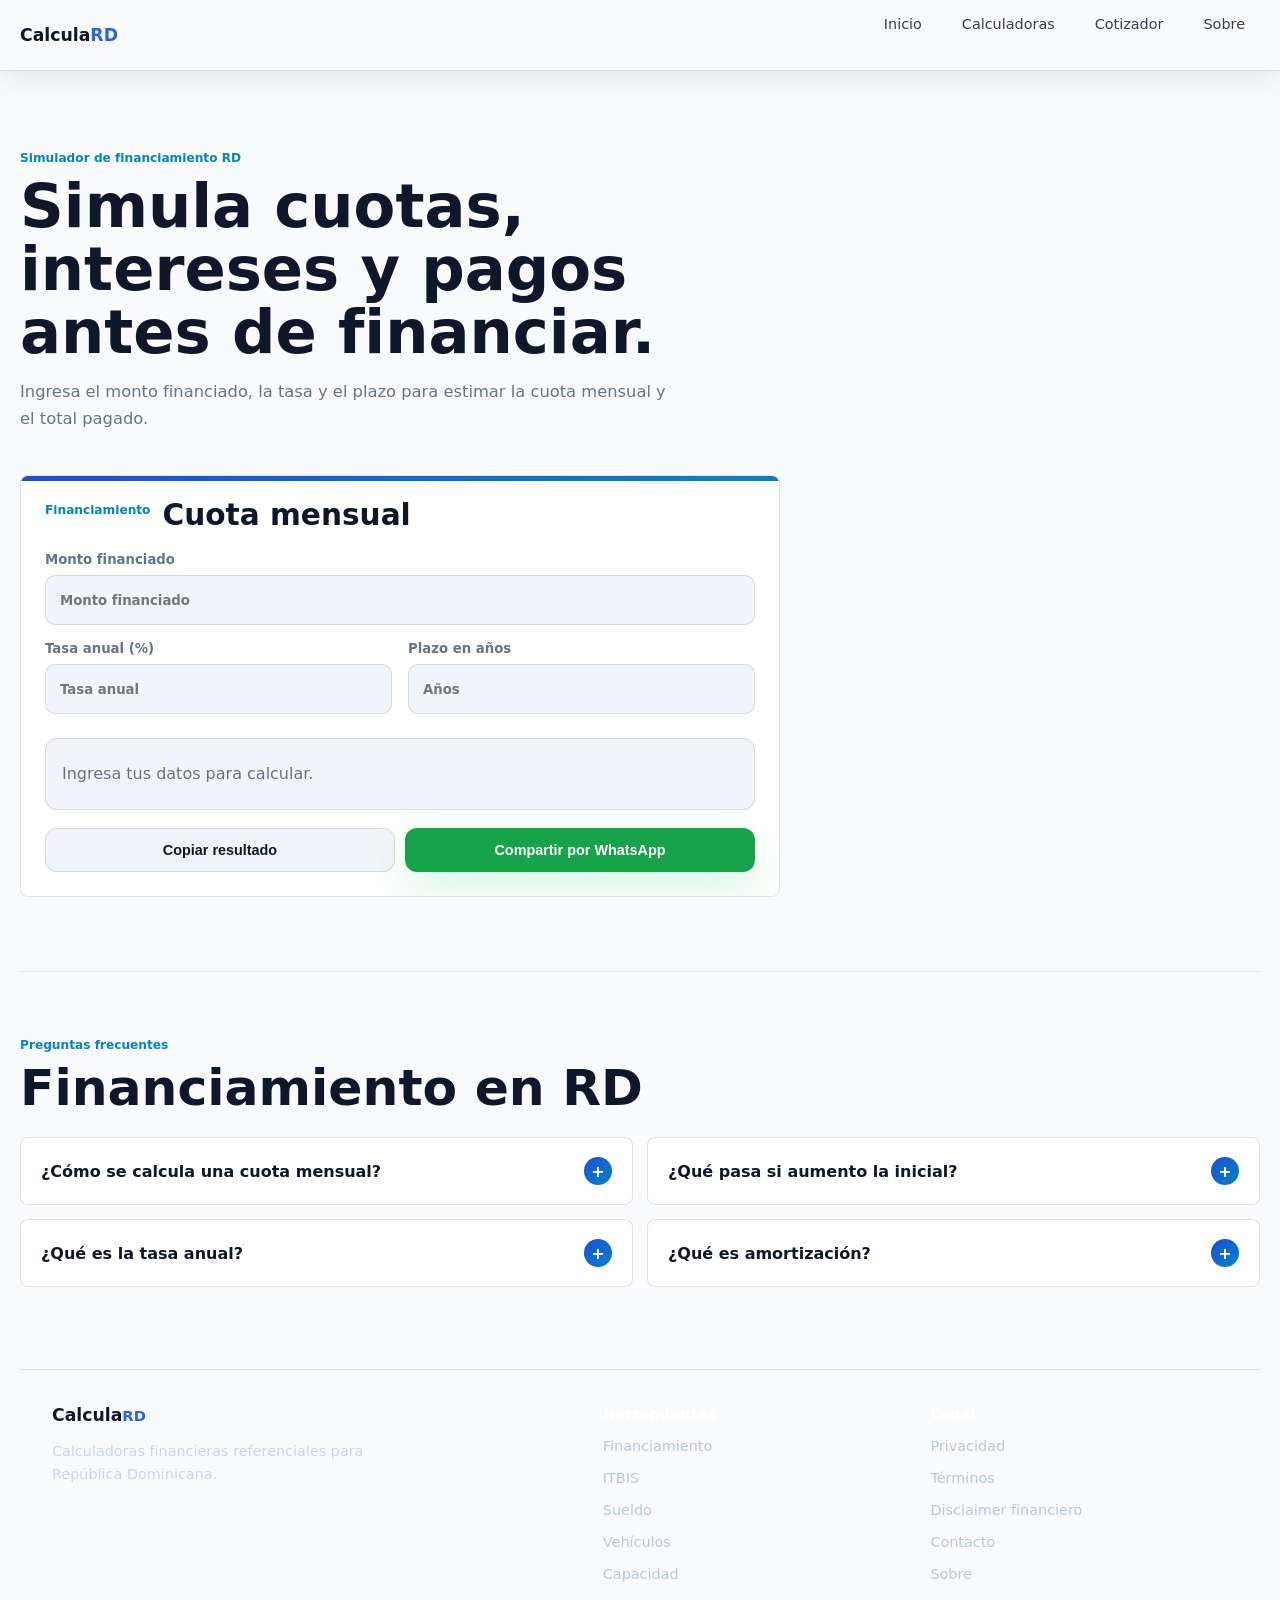
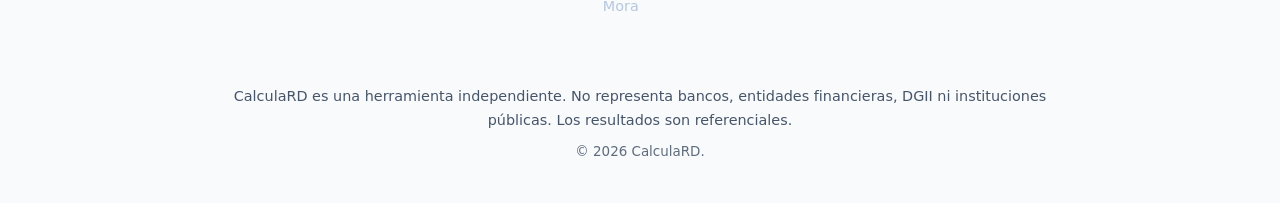
<file: prestamos.html>
<!doctype html>
<html lang="es">
  <head>
    <meta charset="utf-8">
    <meta name="viewport" content="width=device-width, initial-scale=1">
    <title>Simulador de financiamiento RD | CalculaRD</title>
    <meta name="description" content="Simula cuotas, intereses y pagos antes de financiar en República Dominicana.">
    <meta name="theme-color" content="#0B1120">
    <meta property="og:title" content="Simulador de financiamiento RD">
    <meta property="og:description" content="Estima cuotas mensuales, intereses y total pagado antes de financiar.">
    <meta property="og:type" content="website">
    <meta property="og:image" content="/og-image.svg">
    <meta name="twitter:card" content="summary_large_image">
    <link rel="canonical" href="https://calculard.com/prestamos.html">
    <link rel="icon" href="/favicon.svg" type="image/svg+xml">
    <link rel="manifest" href="/site.webmanifest">
    <script>document.documentElement.dataset.theme = localStorage.getItem("calculard_theme") || "dark";</script>
    <link rel="stylesheet" href="styles.css?v=blue-3">
  </head>
  <body>
    <header class="site-header">
      <nav class="nav" aria-label="Principal">
        <a class="brand" href="/"><span>Calcula</span><strong>RD</strong></a>
        <div class="nav-links">
          <a href="/">Inicio</a>
          <a href="/#herramientas">Calculadoras</a>
          <a href="/#calculadora">Cotizador</a>
          <a href="/sobre.html">Sobre</a>
        </div>
      </nav>
    </header>
    <main>
      <section class="page-intro">
        <p class="eyebrow">Simulador de financiamiento RD</p>
        <h1>Simula cuotas, intereses y pagos antes de financiar.</h1>
        <p>Ingresa el monto financiado, la tasa y el plazo para estimar la cuota mensual y el total pagado.</p>
      </section>
      <section class="single-calculator">
        <article class="calculator-card" id="prestamos">
          <div class="card-heading">
            <p>Financiamiento</p>
            <h2>Cuota mensual</h2>
          </div>
          <form class="calc-form" data-calculator="loan">
            <label>
              <span>Monto financiado</span>
              <input name="amount" type="number" min="0" step="1000" placeholder="Monto financiado">
            </label>
            <label>
              <span>Tasa anual (%)</span>
              <input name="rate" type="number" min="0" step="0.01" placeholder="Tasa anual">
            </label>
            <label>
              <span>Plazo en años</span>
              <input name="years" type="number" min="1" max="40" step="1" placeholder="Años">
            </label>
          </form>
          <div class="results" data-results="loan"></div>
          <div class="share-buttons">
            <button class="button secondary" type="button" data-copy-result="loan">Copiar resultado</button>
            <button class="button whatsapp" type="button" data-whatsapp-result="loan">Compartir por WhatsApp</button>
          </div>
        </article>
      </section>
      <section class="faq-section" aria-label="Preguntas frecuentes">
        <div class="section-heading">
          <p class="eyebrow">Preguntas frecuentes</p>
          <h2>Financiamiento en RD</h2>
        </div>
        <div class="faq-grid">
          <details><summary>¿Cómo se calcula una cuota mensual?</summary><p>Se estima con el monto financiado, tasa anual y plazo. La cuota puede variar por seguros, comisiones y condiciones de la entidad financiera.</p></details>
          <details><summary>¿Qué pasa si aumento la inicial?</summary><p>Al aumentar la inicial, baja el monto financiado y normalmente también disminuyen la cuota mensual y los intereses totales.</p></details>
          <details><summary>¿Qué es la tasa anual?</summary><p>Es el porcentaje anual usado para calcular intereses. Debe confirmarse siempre con la entidad financiera.</p></details>
          <details><summary>¿Qué es amortización?</summary><p>Es el desglose de cada pago entre intereses, capital y balance pendiente durante el plazo del financiamiento.</p></details>
        </div>
      </section>
    </main>
    <footer class="site-footer">
      <div class="footer-grid">
        <div>
          <a class="brand" href="/" aria-label="CalculaRD inicio"><span>Calcula</span><strong>RD</strong></a>
          <p>Calculadoras financieras referenciales para República Dominicana.</p>
        </div>
        <nav aria-label="Herramientas">
          <strong>Herramientas</strong>
          <a href="/prestamos.html">Financiamiento</a>
          <a href="/itbis.html">ITBIS</a>
          <a href="/sueldo.html">Sueldo</a>
          <a href="/vehiculos.html">Vehículos</a>
          <a href="/#herramientas">Capacidad</a>
          <a href="/#herramientas">Mora</a>
        </nav>
        <nav aria-label="Legal">
          <strong>Legal</strong>
          <a href="/privacidad.html">Privacidad</a>
          <a href="/terminos.html">Términos</a>
          <a href="/disclaimer.html">Disclaimer financiero</a>
          <a href="/contacto.html">Contacto</a>
          <a href="/sobre.html">Sobre</a>
        </nav>
      </div>
      <p class="footer-bottom">CalculaRD es una herramienta independiente. No representa bancos, entidades financieras, DGII ni instituciones públicas. Los resultados son referenciales.</p>
      <p class="footer-bottom footer-meta">© <span data-current-year>2026</span> CalculaRD.</p>
    </footer>
    <script src="script.js?v=polish-3"></script>
  </body>
</html>
</file>
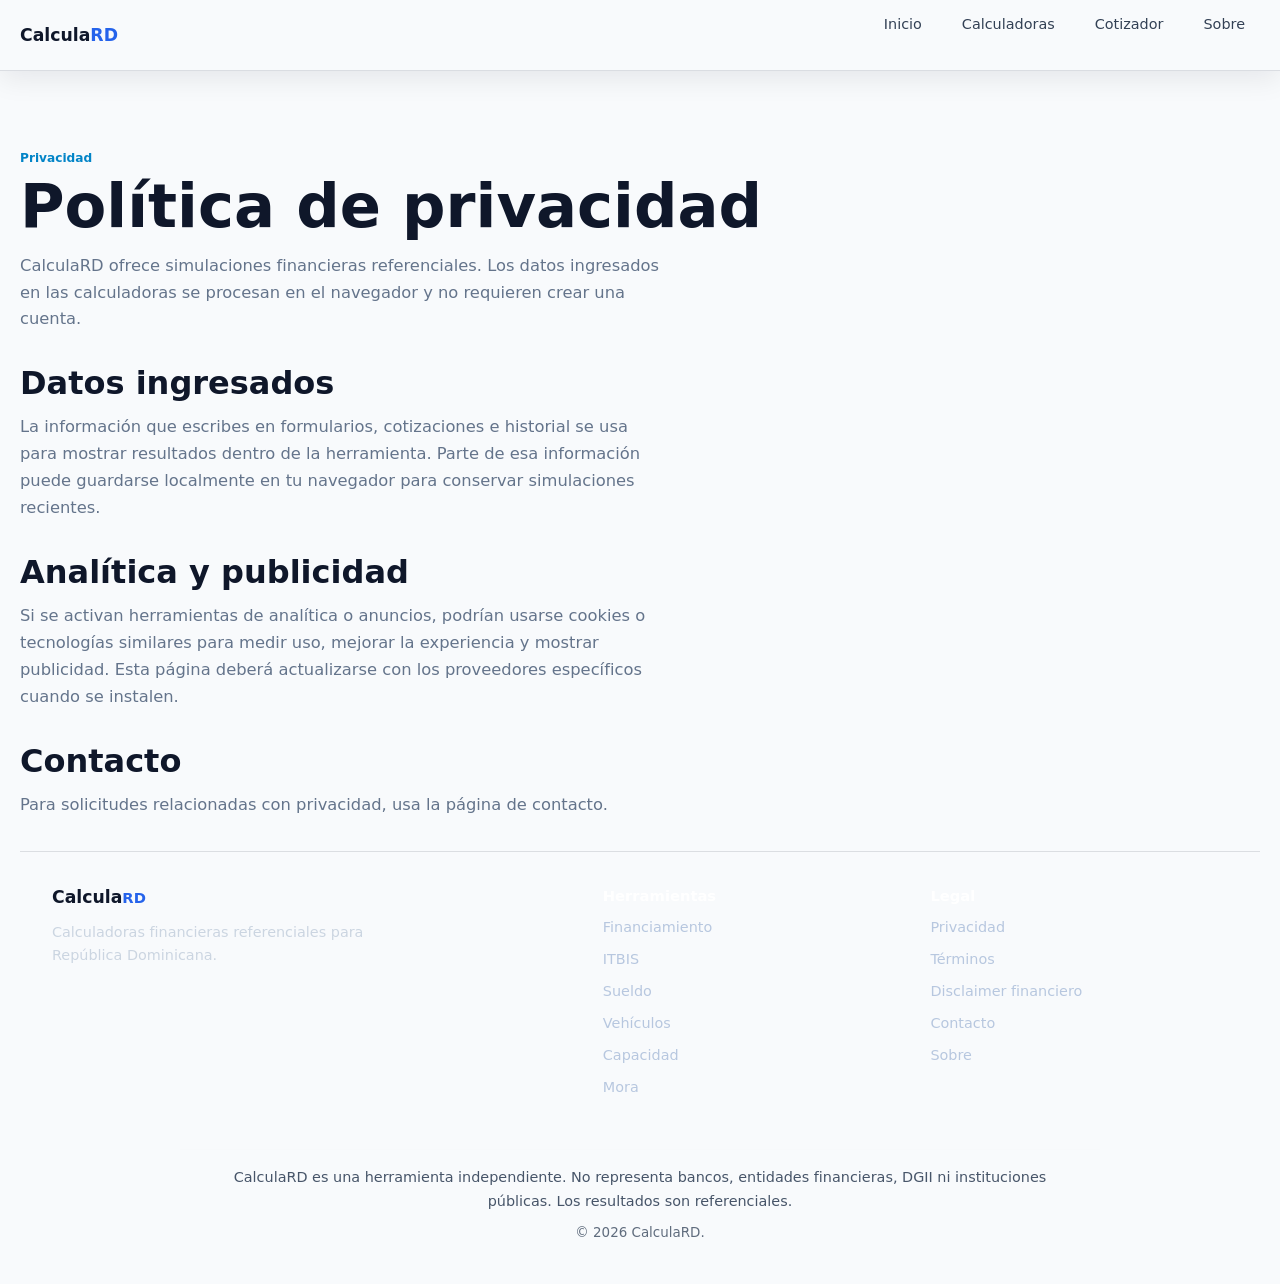
<file: privacidad.html>
<!doctype html>
<html lang="es">
  <head>
    <meta charset="utf-8">
    <meta name="viewport" content="width=device-width, initial-scale=1">
    <title>Política de privacidad | CalculaRD</title>
    <meta name="description" content="Política de privacidad de CalculaRD.">
    <meta name="theme-color" content="#0B1120">
    <link rel="canonical" href="https://calculard.com/privacidad.html">
    <link rel="icon" href="/favicon.svg" type="image/svg+xml">
    <script>document.documentElement.dataset.theme = localStorage.getItem("calculard_theme") || "dark";</script>
    <link rel="stylesheet" href="styles.css?v=blue-3">
  </head>
  <body>
    <header class="site-header">
      <nav class="nav" aria-label="Principal">
        <a class="brand" href="/"><span>Calcula</span><strong>RD</strong></a>
        <div class="nav-links">
          <a href="/">Inicio</a>
          <a href="/#herramientas">Calculadoras</a>
          <a href="/#calculadora">Cotizador</a>
          <a href="/sobre.html">Sobre</a>
        </div>
      </nav>
    </header>
    <main>
      <section class="page-intro legal-page">
        <p class="eyebrow">Privacidad</p>
        <h1>Política de privacidad</h1>
        <p>CalculaRD ofrece simulaciones financieras referenciales. Los datos ingresados en las calculadoras se procesan en el navegador y no requieren crear una cuenta.</p>
        <h2>Datos ingresados</h2>
        <p>La información que escribes en formularios, cotizaciones e historial se usa para mostrar resultados dentro de la herramienta. Parte de esa información puede guardarse localmente en tu navegador para conservar simulaciones recientes.</p>
        <h2>Analítica y publicidad</h2>
        <p>Si se activan herramientas de analítica o anuncios, podrían usarse cookies o tecnologías similares para medir uso, mejorar la experiencia y mostrar publicidad. Esta página deberá actualizarse con los proveedores específicos cuando se instalen.</p>
        <h2>Contacto</h2>
        <p>Para solicitudes relacionadas con privacidad, usa la página de contacto.</p>
      </section>
    </main>
    <footer class="site-footer">
      <div class="footer-grid">
        <div>
          <a class="brand" href="/" aria-label="CalculaRD inicio"><span>Calcula</span><strong>RD</strong></a>
          <p>Calculadoras financieras referenciales para República Dominicana.</p>
        </div>
        <nav aria-label="Herramientas">
          <strong>Herramientas</strong>
          <a href="/prestamos.html">Financiamiento</a>
          <a href="/itbis.html">ITBIS</a>
          <a href="/sueldo.html">Sueldo</a>
          <a href="/vehiculos.html">Vehículos</a>
          <a href="/#herramientas">Capacidad</a>
          <a href="/#herramientas">Mora</a>
        </nav>
        <nav aria-label="Legal">
          <strong>Legal</strong>
          <a href="/privacidad.html">Privacidad</a>
          <a href="/terminos.html">Términos</a>
          <a href="/disclaimer.html">Disclaimer financiero</a>
          <a href="/contacto.html">Contacto</a>
          <a href="/sobre.html">Sobre</a>
        </nav>
      </div>
      <p class="footer-bottom">CalculaRD es una herramienta independiente. No representa bancos, entidades financieras, DGII ni instituciones públicas. Los resultados son referenciales.</p>
      <p class="footer-bottom footer-meta">© <span data-current-year>2026</span> CalculaRD.</p>
    </footer>
  </body>
</html>
</file>
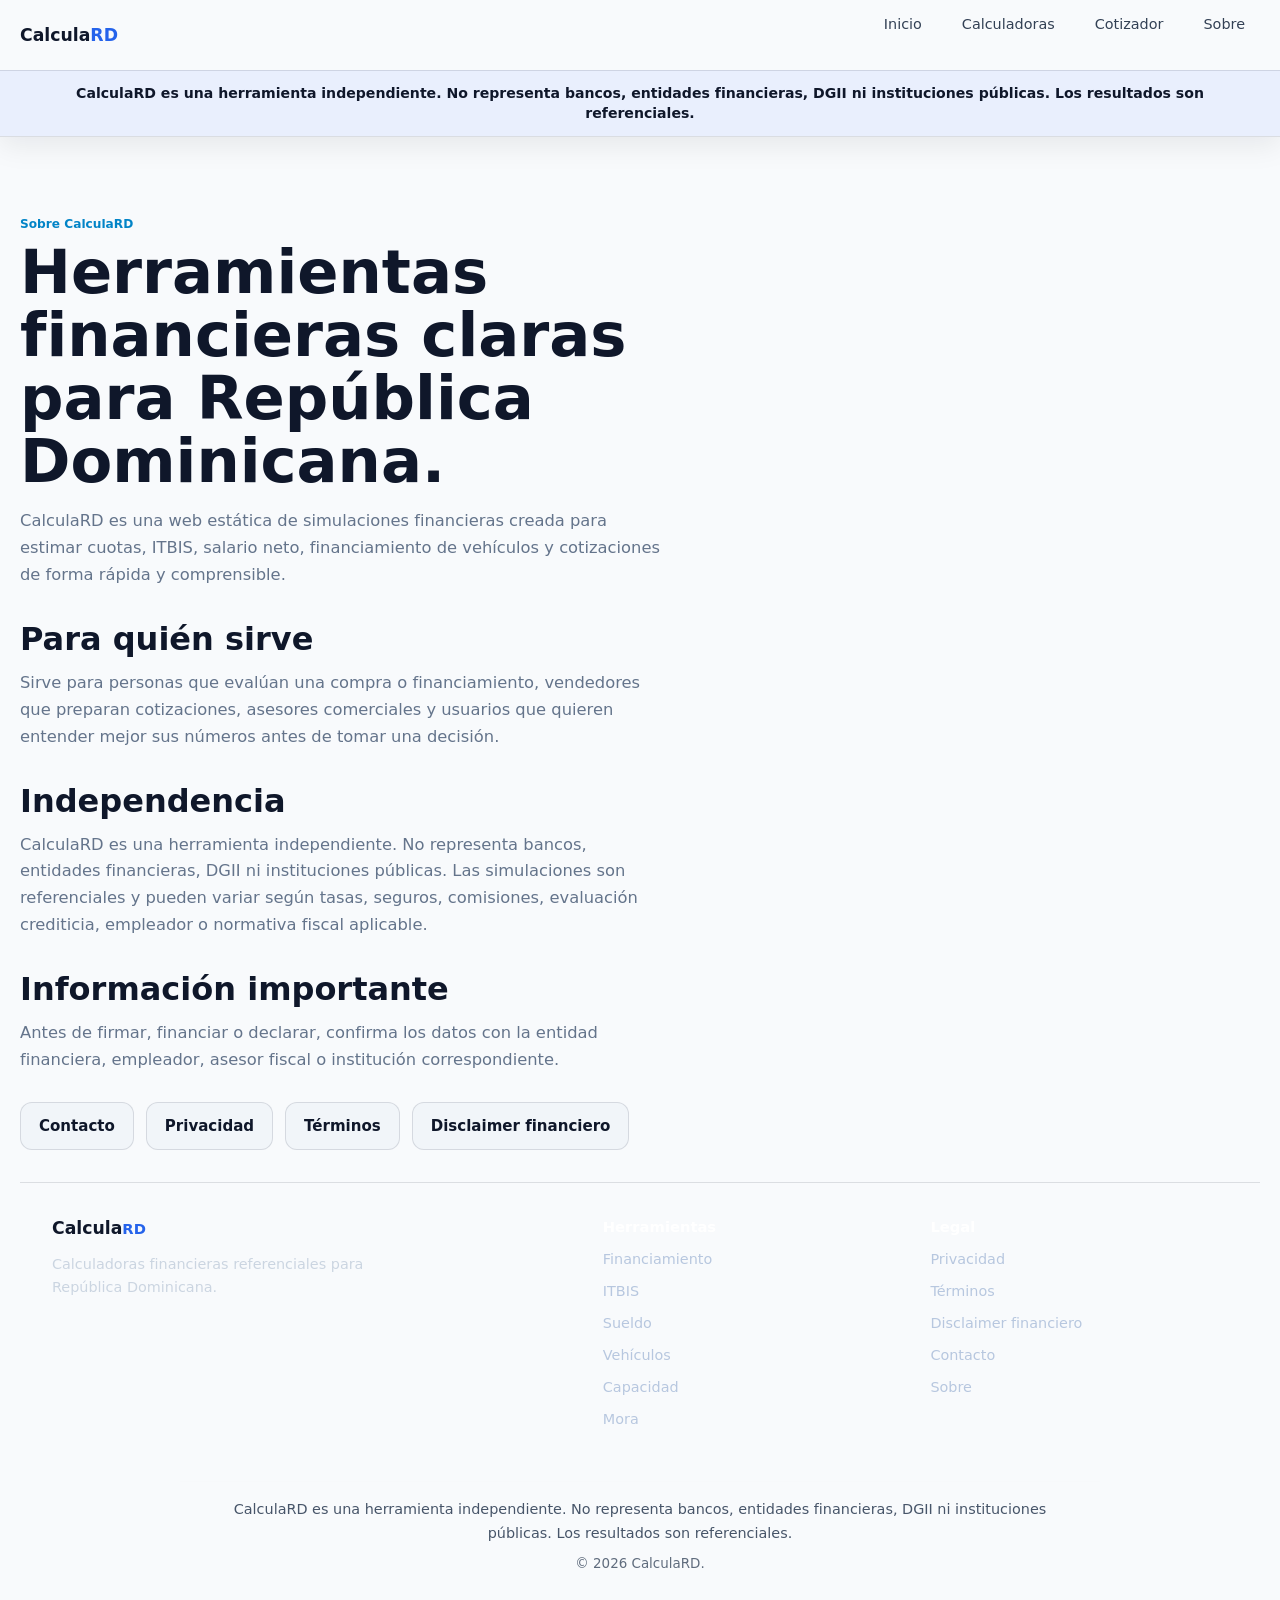
<file: sobre.html>
<!doctype html>
<html lang="es">
  <head>
    <meta charset="utf-8">
    <meta name="viewport" content="width=device-width, initial-scale=1">
    <title>Sobre CalculaRD | CalculaRD</title>
    <meta name="description" content="Conoce qué es CalculaRD, para quién sirve y cómo usar sus simulaciones financieras en República Dominicana.">
    <meta name="theme-color" content="#0B1120">
    <link rel="canonical" href="https://calculard.com/sobre.html">
    <link rel="icon" href="/favicon.svg" type="image/svg+xml">
    <script>document.documentElement.dataset.theme = localStorage.getItem("calculard_theme") || "dark";</script>
    <link rel="stylesheet" href="styles.css?v=blue-3">
  </head>
  <body>
    <header class="site-header">
      <nav class="nav" aria-label="Principal">
        <a class="brand" href="/"><span>Calcula</span><strong>RD</strong></a>
        <div class="nav-links">
          <a href="/">Inicio</a>
          <a href="/#herramientas">Calculadoras</a>
          <a href="/#calculadora">Cotizador</a>
          <a href="/sobre.html">Sobre</a>
        </div>
      </nav>
      <div class="independence-notice">
        CalculaRD es una herramienta independiente. No representa bancos, entidades financieras, DGII ni instituciones públicas. Los resultados son referenciales.
      </div>
    </header>
    <main>
      <section class="page-intro legal-page">
        <p class="eyebrow">Sobre CalculaRD</p>
        <h1>Herramientas financieras claras para República Dominicana.</h1>
        <p>CalculaRD es una web estática de simulaciones financieras creada para estimar cuotas, ITBIS, salario neto, financiamiento de vehículos y cotizaciones de forma rápida y comprensible.</p>

        <h2>Para quién sirve</h2>
        <p>Sirve para personas que evalúan una compra o financiamiento, vendedores que preparan cotizaciones, asesores comerciales y usuarios que quieren entender mejor sus números antes de tomar una decisión.</p>

        <h2>Independencia</h2>
        <p>CalculaRD es una herramienta independiente. No representa bancos, entidades financieras, DGII ni instituciones públicas. Las simulaciones son referenciales y pueden variar según tasas, seguros, comisiones, evaluación crediticia, empleador o normativa fiscal aplicable.</p>

        <h2>Información importante</h2>
        <p>Antes de firmar, financiar o declarar, confirma los datos con la entidad financiera, empleador, asesor fiscal o institución correspondiente.</p>

        <div class="legal-links">
          <a class="button secondary" href="/contacto.html">Contacto</a>
          <a class="button secondary" href="/privacidad.html">Privacidad</a>
          <a class="button secondary" href="/terminos.html">Términos</a>
          <a class="button secondary" href="/disclaimer.html">Disclaimer financiero</a>
        </div>
      </section>
    </main>
    <footer class="site-footer">
      <div class="footer-grid">
        <div>
          <a class="brand" href="/" aria-label="CalculaRD inicio"><span>Calcula</span><strong>RD</strong></a>
          <p>Calculadoras financieras referenciales para República Dominicana.</p>
        </div>
        <nav aria-label="Herramientas">
          <strong>Herramientas</strong>
          <a href="/prestamos.html">Financiamiento</a>
          <a href="/itbis.html">ITBIS</a>
          <a href="/sueldo.html">Sueldo</a>
          <a href="/vehiculos.html">Vehículos</a>
          <a href="/#herramientas">Capacidad</a>
          <a href="/#herramientas">Mora</a>
        </nav>
        <nav aria-label="Legal">
          <strong>Legal</strong>
          <a href="/privacidad.html">Privacidad</a>
          <a href="/terminos.html">Términos</a>
          <a href="/disclaimer.html">Disclaimer financiero</a>
          <a href="/contacto.html">Contacto</a>
          <a href="/sobre.html">Sobre</a>
        </nav>
      </div>
      <p class="footer-bottom">CalculaRD es una herramienta independiente. No representa bancos, entidades financieras, DGII ni instituciones públicas. Los resultados son referenciales.</p>
      <p class="footer-bottom footer-meta">© <span data-current-year>2026</span> CalculaRD.</p>
    </footer>
  </body>
</html>
</file>
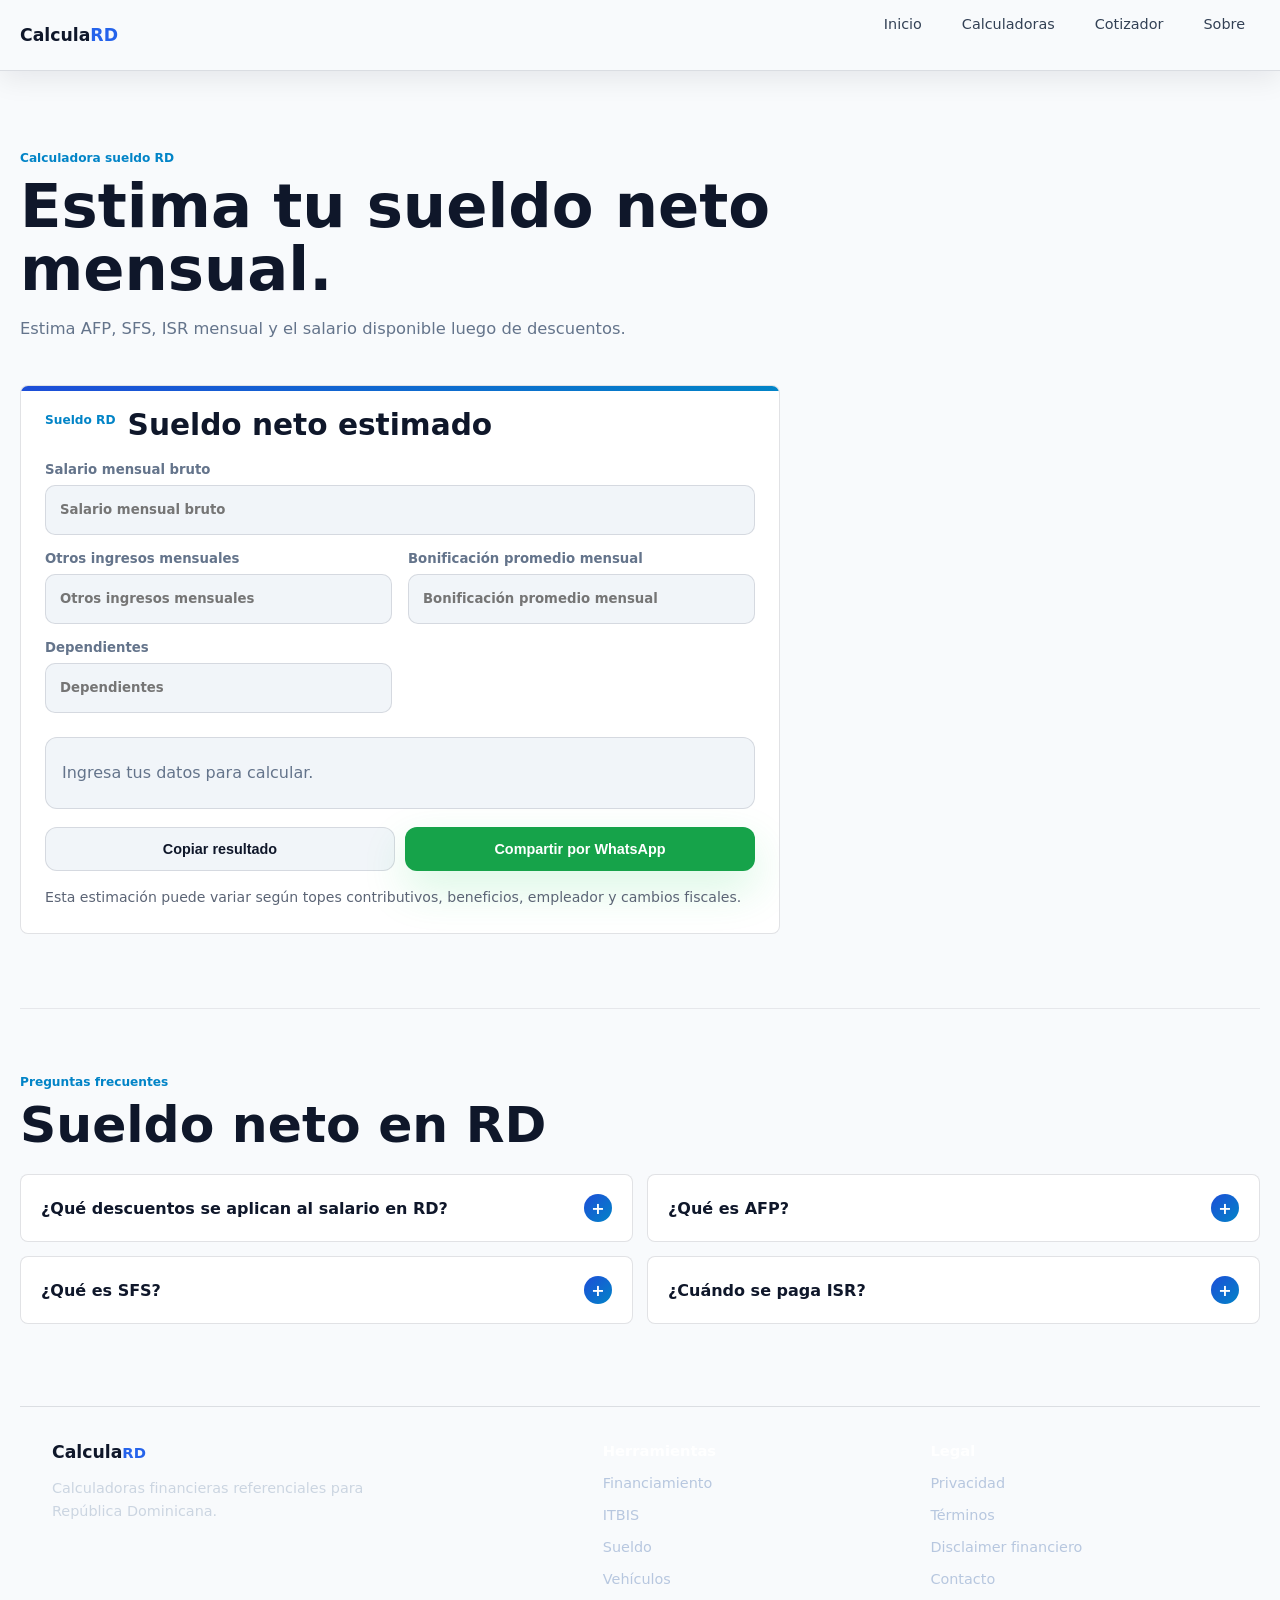
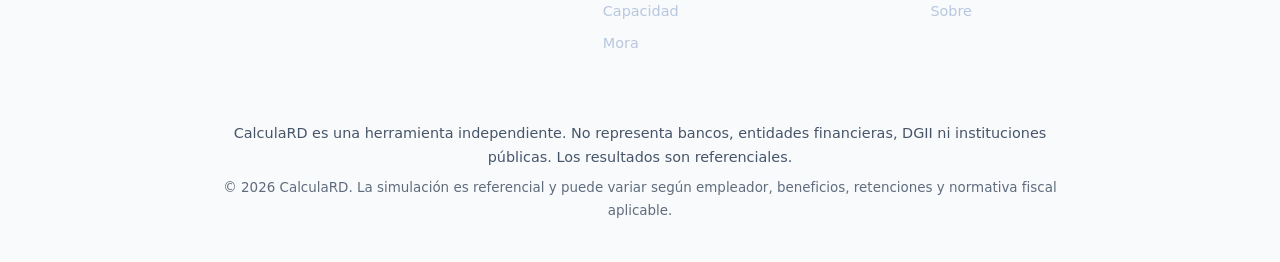
<file: sueldo.html>
<!doctype html>
<html lang="es">
  <head>
    <meta charset="utf-8">
    <meta name="viewport" content="width=device-width, initial-scale=1">
    <title>Calculadora sueldo neto RD 2026 | CalculaRD</title>
    <meta name="description" content="Estima salario neto en República Dominicana con AFP, SFS e ISR según escala DGII 2026.">
    <meta name="theme-color" content="#0B1120">
    <meta property="og:title" content="Calculadora sueldo neto RD 2026">
    <meta property="og:description" content="Estima AFP, SFS, ISR y salario neto mensual en RD.">
    <meta property="og:type" content="website">
    <meta property="og:image" content="/og-image.svg">
    <meta name="twitter:card" content="summary_large_image">
    <link rel="canonical" href="https://calculard.com/sueldo.html">
    <link rel="icon" href="/favicon.svg" type="image/svg+xml">
    <link rel="manifest" href="/site.webmanifest">
    <script>document.documentElement.dataset.theme = localStorage.getItem("calculard_theme") || "dark";</script>
    <link rel="stylesheet" href="styles.css?v=blue-3">
  </head>
  <body>
    <header class="site-header">
      <nav class="nav" aria-label="Principal">
        <a class="brand" href="/"><span>Calcula</span><strong>RD</strong></a>
        <div class="nav-links">
          <a href="/">Inicio</a>
          <a href="/#herramientas">Calculadoras</a>
          <a href="/#calculadora">Cotizador</a>
          <a href="/sobre.html">Sobre</a>
        </div>
      </nav>
    </header>
    <main>
      <section class="page-intro">
        <p class="eyebrow">Calculadora sueldo RD</p>
        <h1>Estima tu sueldo neto mensual.</h1>
        <p>Estima AFP, SFS, ISR mensual y el salario disponible luego de descuentos.</p>
      </section>
      <section class="single-calculator">
        <article class="calculator-card" id="sueldo">
          <div class="card-heading">
            <p>Sueldo RD</p>
            <h2>Sueldo neto estimado</h2>
          </div>
          <form class="calc-form" data-calculator="salary">
            <label>
              <span>Salario mensual bruto</span>
              <input name="salary" type="number" min="0" step="1000" placeholder="Salario mensual bruto">
            </label>
            <label>
              <span>Otros ingresos mensuales</span>
              <input name="otherIncome" type="number" min="0" step="1000" placeholder="Otros ingresos mensuales">
            </label>
            <label>
              <span>Bonificación promedio mensual</span>
              <input name="bonus" type="number" min="0" step="1000" placeholder="Bonificación promedio mensual">
            </label>
            <label>
              <span>Dependientes</span>
              <input name="dependents" type="number" min="0" step="1" placeholder="Dependientes">
            </label>
          </form>
          <div class="results" data-results="salary"></div>
          <div class="share-buttons">
            <button class="button secondary" type="button" data-copy-result="salary">Copiar resultado</button>
            <button class="button whatsapp" type="button" data-whatsapp-result="salary">Compartir por WhatsApp</button>
          </div>
          <p class="note">Esta estimación puede variar según topes contributivos, beneficios, empleador y cambios fiscales.</p>
        </article>
      </section>
      <section class="faq-section" aria-label="Preguntas frecuentes">
        <div class="section-heading">
          <p class="eyebrow">Preguntas frecuentes</p>
          <h2>Sueldo neto en RD</h2>
        </div>
        <div class="faq-grid">
          <details><summary>¿Qué descuentos se aplican al salario en RD?</summary><p>Los descuentos comunes incluyen AFP, SFS e ISR cuando el ingreso gravable supera la escala aplicable.</p></details>
          <details><summary>¿Qué es AFP?</summary><p>Es el aporte al sistema de pensiones. En esta herramienta se estima con una tasa referencial sobre el salario.</p></details>
          <details><summary>¿Qué es SFS?</summary><p>Es el aporte al Seguro Familiar de Salud. El resultado puede variar por topes y reglas vigentes.</p></details>
          <details><summary>¿Cuándo se paga ISR?</summary><p>El ISR aplica cuando el ingreso anual gravable supera el tramo exento definido por la normativa fiscal.</p></details>
        </div>
      </section>
    </main>
    <footer class="site-footer">
      <div class="footer-grid">
        <div>
          <a class="brand" href="/" aria-label="CalculaRD inicio"><span>Calcula</span><strong>RD</strong></a>
          <p>Calculadoras financieras referenciales para República Dominicana.</p>
        </div>
        <nav aria-label="Herramientas">
          <strong>Herramientas</strong>
          <a href="/prestamos.html">Financiamiento</a>
          <a href="/itbis.html">ITBIS</a>
          <a href="/sueldo.html">Sueldo</a>
          <a href="/vehiculos.html">Vehículos</a>
          <a href="/#herramientas">Capacidad</a>
          <a href="/#herramientas">Mora</a>
        </nav>
        <nav aria-label="Legal">
          <strong>Legal</strong>
          <a href="/privacidad.html">Privacidad</a>
          <a href="/terminos.html">Términos</a>
          <a href="/disclaimer.html">Disclaimer financiero</a>
          <a href="/contacto.html">Contacto</a>
          <a href="/sobre.html">Sobre</a>
        </nav>
      </div>
      <p class="footer-bottom">CalculaRD es una herramienta independiente. No representa bancos, entidades financieras, DGII ni instituciones públicas. Los resultados son referenciales.</p>
      <p class="footer-bottom footer-meta">© <span data-current-year>2026</span> CalculaRD. La simulación es referencial y puede variar según empleador, beneficios, retenciones y normativa fiscal aplicable.</p>
    </footer>
    <script src="script.js?v=polish-3"></script>
  </body>
</html>
</file>
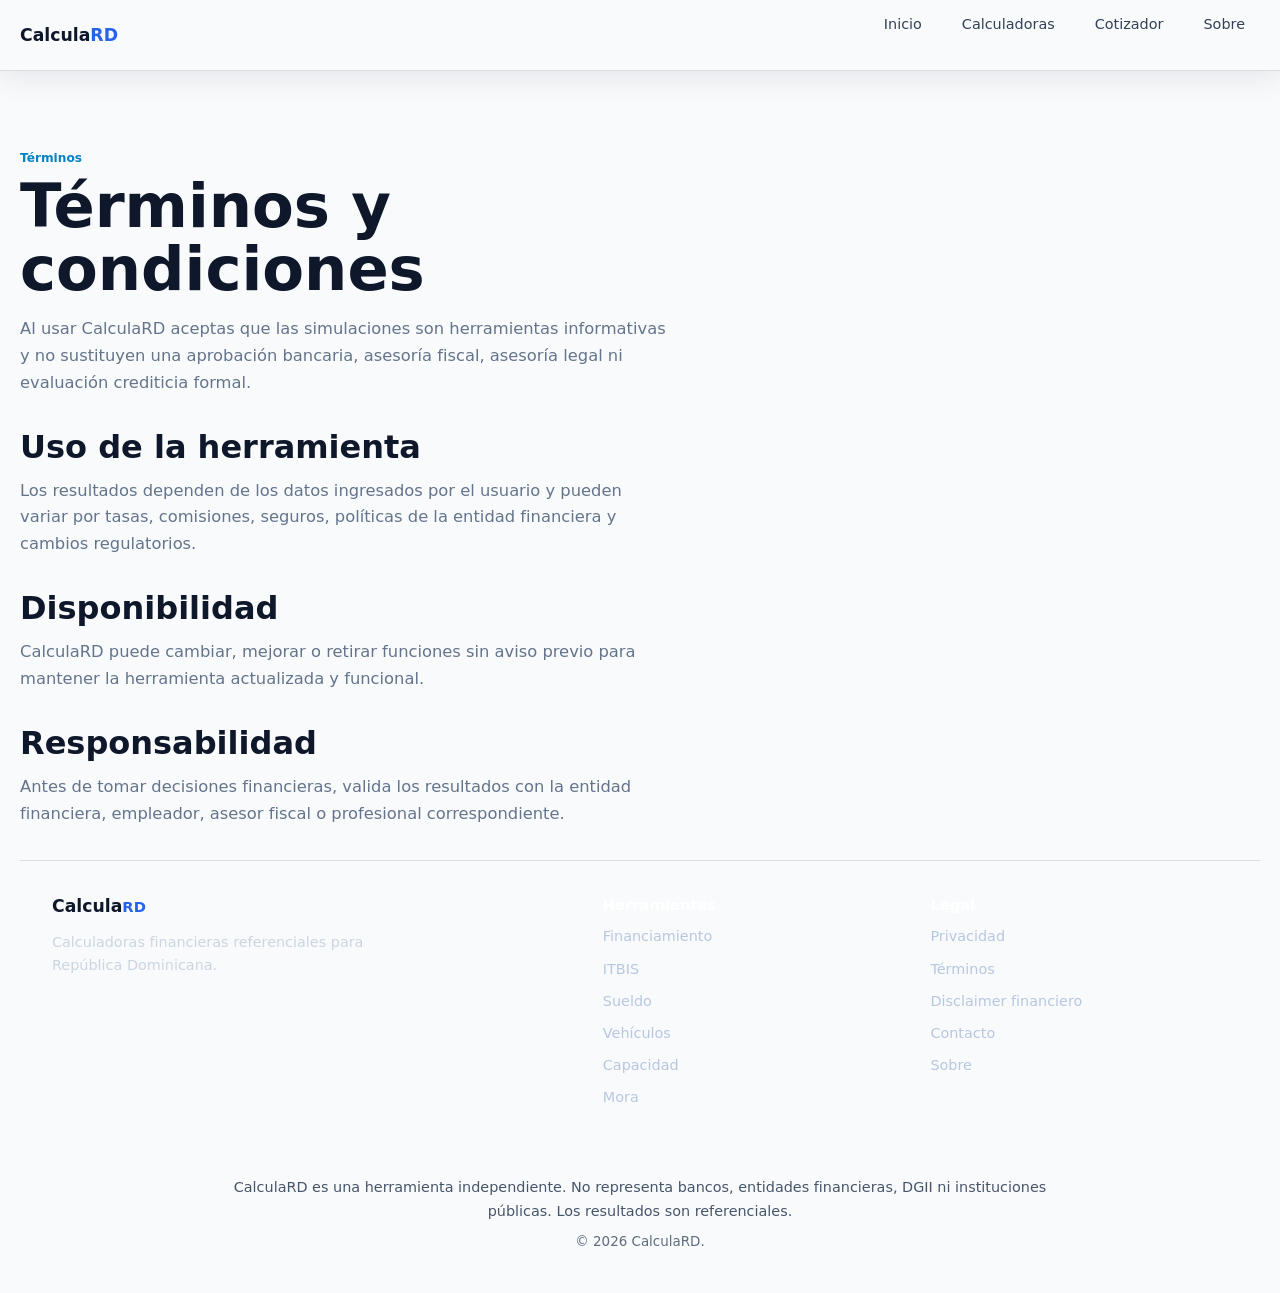
<file: terminos.html>
<!doctype html>
<html lang="es">
  <head>
    <meta charset="utf-8">
    <meta name="viewport" content="width=device-width, initial-scale=1">
    <title>Términos y condiciones | CalculaRD</title>
    <meta name="description" content="Términos de uso de CalculaRD.">
    <meta name="theme-color" content="#0B1120">
    <link rel="canonical" href="https://calculard.com/terminos.html">
    <link rel="icon" href="/favicon.svg" type="image/svg+xml">
    <script>document.documentElement.dataset.theme = localStorage.getItem("calculard_theme") || "dark";</script>
    <link rel="stylesheet" href="styles.css?v=blue-3">
  </head>
  <body>
    <header class="site-header">
      <nav class="nav" aria-label="Principal">
        <a class="brand" href="/"><span>Calcula</span><strong>RD</strong></a>
        <div class="nav-links">
          <a href="/">Inicio</a>
          <a href="/#herramientas">Calculadoras</a>
          <a href="/#calculadora">Cotizador</a>
          <a href="/sobre.html">Sobre</a>
        </div>
      </nav>
    </header>
    <main>
      <section class="page-intro legal-page">
        <p class="eyebrow">Términos</p>
        <h1>Términos y condiciones</h1>
        <p>Al usar CalculaRD aceptas que las simulaciones son herramientas informativas y no sustituyen una aprobación bancaria, asesoría fiscal, asesoría legal ni evaluación crediticia formal.</p>
        <h2>Uso de la herramienta</h2>
        <p>Los resultados dependen de los datos ingresados por el usuario y pueden variar por tasas, comisiones, seguros, políticas de la entidad financiera y cambios regulatorios.</p>
        <h2>Disponibilidad</h2>
        <p>CalculaRD puede cambiar, mejorar o retirar funciones sin aviso previo para mantener la herramienta actualizada y funcional.</p>
        <h2>Responsabilidad</h2>
        <p>Antes de tomar decisiones financieras, valida los resultados con la entidad financiera, empleador, asesor fiscal o profesional correspondiente.</p>
      </section>
    </main>
    <footer class="site-footer">
      <div class="footer-grid">
        <div>
          <a class="brand" href="/" aria-label="CalculaRD inicio"><span>Calcula</span><strong>RD</strong></a>
          <p>Calculadoras financieras referenciales para República Dominicana.</p>
        </div>
        <nav aria-label="Herramientas">
          <strong>Herramientas</strong>
          <a href="/prestamos.html">Financiamiento</a>
          <a href="/itbis.html">ITBIS</a>
          <a href="/sueldo.html">Sueldo</a>
          <a href="/vehiculos.html">Vehículos</a>
          <a href="/#herramientas">Capacidad</a>
          <a href="/#herramientas">Mora</a>
        </nav>
        <nav aria-label="Legal">
          <strong>Legal</strong>
          <a href="/privacidad.html">Privacidad</a>
          <a href="/terminos.html">Términos</a>
          <a href="/disclaimer.html">Disclaimer financiero</a>
          <a href="/contacto.html">Contacto</a>
          <a href="/sobre.html">Sobre</a>
        </nav>
      </div>
      <p class="footer-bottom">CalculaRD es una herramienta independiente. No representa bancos, entidades financieras, DGII ni instituciones públicas. Los resultados son referenciales.</p>
      <p class="footer-bottom footer-meta">© <span data-current-year>2026</span> CalculaRD.</p>
    </footer>
  </body>
</html>
</file>
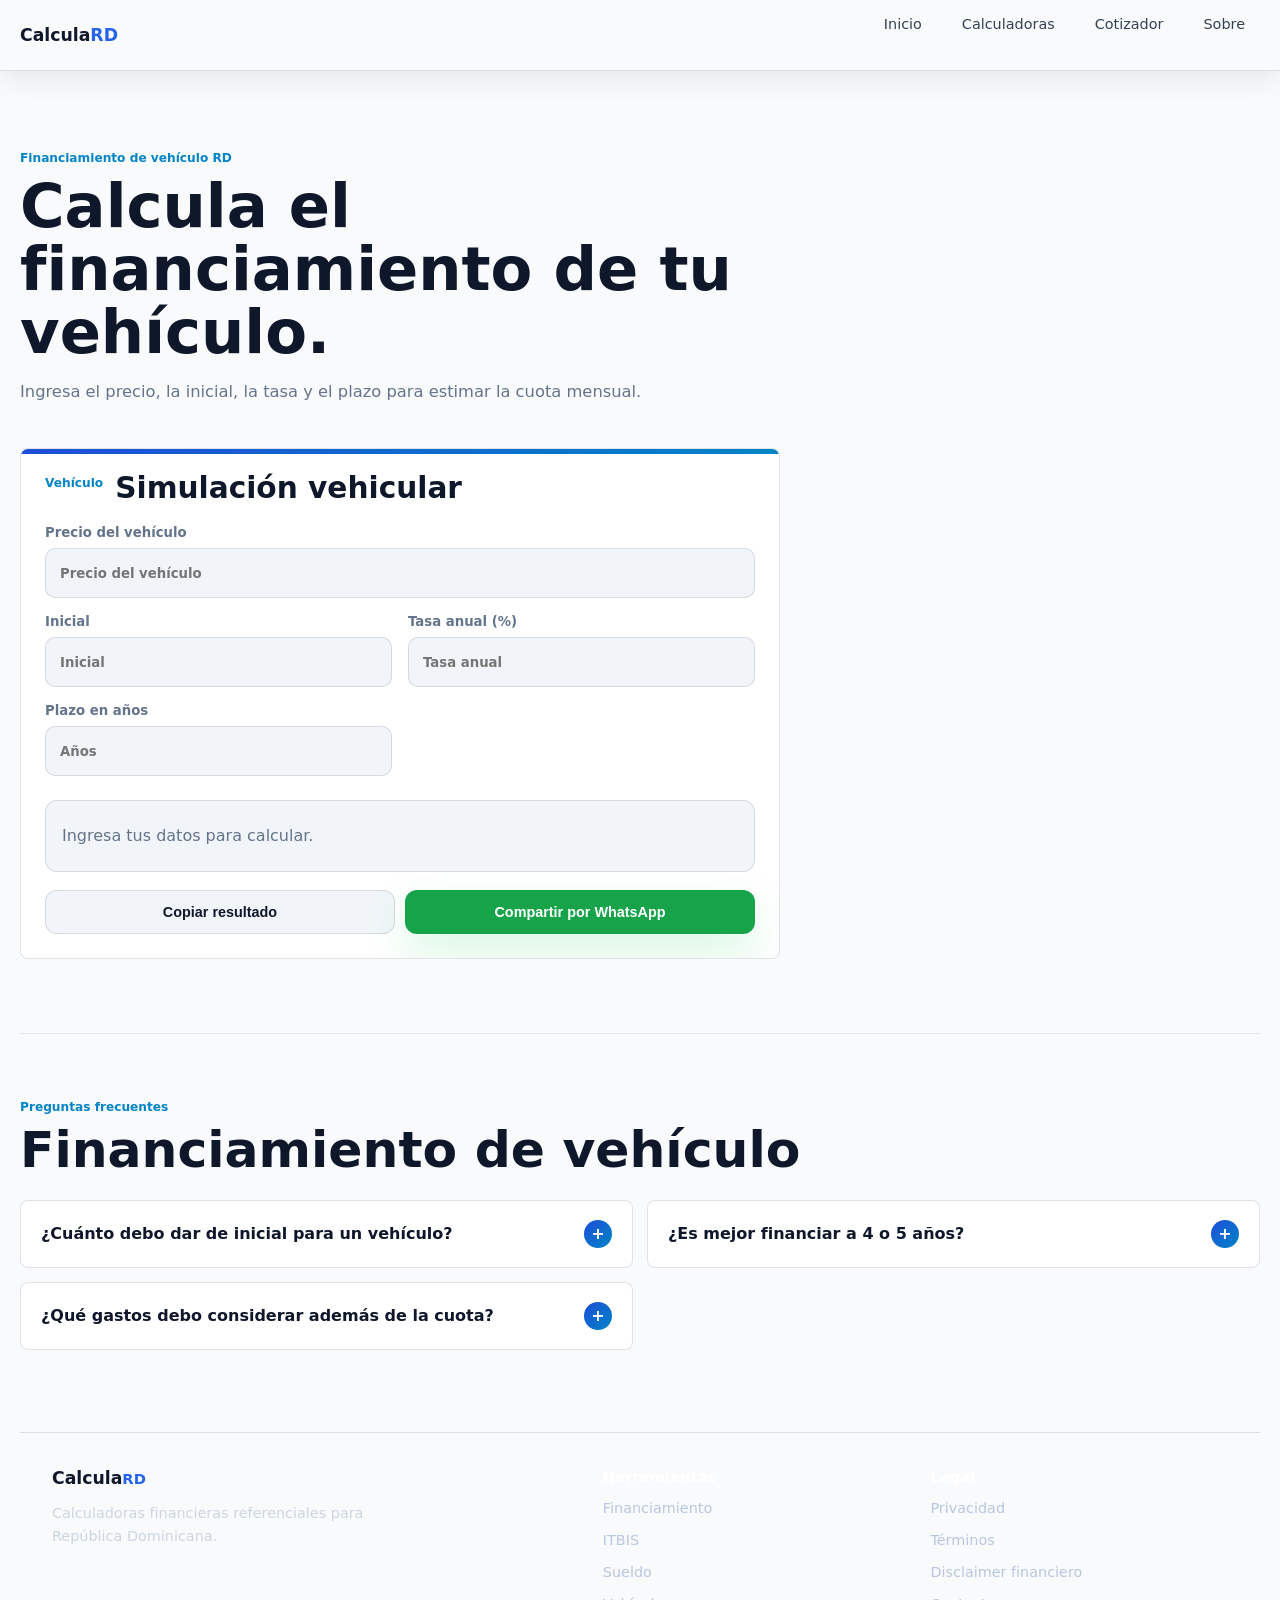
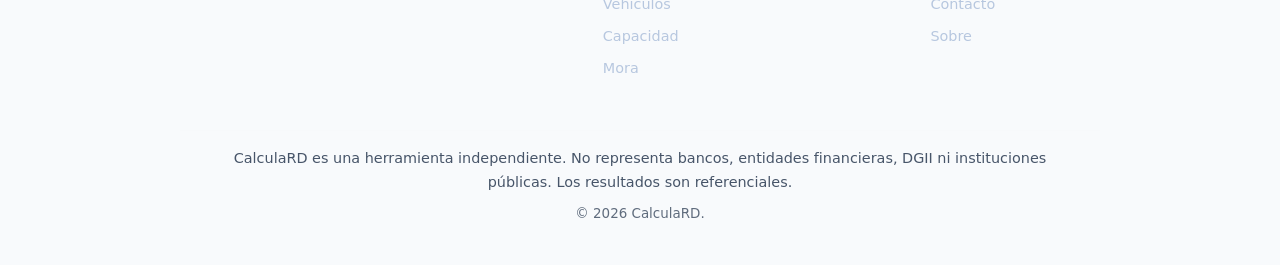
<file: vehiculos.html>
<!doctype html>
<html lang="es">
  <head>
    <meta charset="utf-8">
    <meta name="viewport" content="width=device-width, initial-scale=1">
    <title>Financiamiento de vehículo RD | CalculaRD</title>
    <meta name="description" content="Simula el financiamiento de un vehículo en RD con inicial, tasa, plazo y cuota mensual.">
    <meta name="theme-color" content="#0B1120">
    <meta property="og:title" content="Financiamiento de vehículo RD">
    <meta property="og:description" content="Estima cuota mensual, intereses y total antes de financiar un vehículo.">
    <meta property="og:type" content="website">
    <meta property="og:image" content="/og-image.svg">
    <meta name="twitter:card" content="summary_large_image">
    <link rel="canonical" href="https://calculard.com/vehiculos.html">
    <link rel="icon" href="/favicon.svg" type="image/svg+xml">
    <link rel="manifest" href="/site.webmanifest">
    <script>document.documentElement.dataset.theme = localStorage.getItem("calculard_theme") || "dark";</script>
    <link rel="stylesheet" href="styles.css?v=blue-3">
  </head>
  <body>
    <header class="site-header">
      <nav class="nav" aria-label="Principal">
        <a class="brand" href="/"><span>Calcula</span><strong>RD</strong></a>
        <div class="nav-links">
          <a href="/">Inicio</a>
          <a href="/#herramientas">Calculadoras</a>
          <a href="/#calculadora">Cotizador</a>
          <a href="/sobre.html">Sobre</a>
        </div>
      </nav>
    </header>
    <main>
      <section class="page-intro">
        <p class="eyebrow">Financiamiento de vehículo RD</p>
        <h1>Calcula el financiamiento de tu vehículo.</h1>
        <p>Ingresa el precio, la inicial, la tasa y el plazo para estimar la cuota mensual.</p>
      </section>
      <section class="single-calculator">
        <article class="calculator-card" id="vehiculos">
          <div class="card-heading">
            <p>Vehículo</p>
            <h2>Simulación vehicular</h2>
          </div>
          <form class="calc-form" data-calculator="vehicle">
            <label>
              <span>Precio del vehículo</span>
              <input name="price" type="number" min="0" step="5000" placeholder="Precio del vehículo">
            </label>
            <label>
              <span>Inicial</span>
              <input name="downPayment" type="number" min="0" step="5000" placeholder="Inicial">
            </label>
            <label>
              <span>Tasa anual (%)</span>
              <input name="rate" type="number" min="0" step="0.01" placeholder="Tasa anual">
            </label>
            <label>
              <span>Plazo en años</span>
              <input name="years" type="number" min="1" max="10" step="1" placeholder="Años">
            </label>
          </form>
          <div class="results" data-results="vehicle"></div>
          <div class="share-buttons">
            <button class="button secondary" type="button" data-copy-result="vehicle">Copiar resultado</button>
            <button class="button whatsapp" type="button" data-whatsapp-result="vehicle">Compartir por WhatsApp</button>
          </div>
        </article>
      </section>
      <section class="faq-section" aria-label="Preguntas frecuentes">
        <div class="section-heading">
          <p class="eyebrow">Preguntas frecuentes</p>
          <h2>Financiamiento de vehículo</h2>
        </div>
        <div class="faq-grid">
          <details><summary>¿Cuánto debo dar de inicial para un vehículo?</summary><p>Depende de la entidad y del perfil del comprador, pero una inicial mayor reduce cuota e intereses.</p></details>
          <details><summary>¿Es mejor financiar a 4 o 5 años?</summary><p>Un plazo más largo suele bajar la cuota, pero aumenta el total de intereses pagados.</p></details>
          <details><summary>¿Qué gastos debo considerar además de la cuota?</summary><p>Seguro, combustible, mantenimiento, matrícula, marbete, posibles comisiones y gastos de cierre.</p></details>
        </div>
      </section>
    </main>
    <footer class="site-footer">
      <div class="footer-grid">
        <div>
          <a class="brand" href="/" aria-label="CalculaRD inicio"><span>Calcula</span><strong>RD</strong></a>
          <p>Calculadoras financieras referenciales para República Dominicana.</p>
        </div>
        <nav aria-label="Herramientas">
          <strong>Herramientas</strong>
          <a href="/prestamos.html">Financiamiento</a>
          <a href="/itbis.html">ITBIS</a>
          <a href="/sueldo.html">Sueldo</a>
          <a href="/vehiculos.html">Vehículos</a>
          <a href="/#herramientas">Capacidad</a>
          <a href="/#herramientas">Mora</a>
        </nav>
        <nav aria-label="Legal">
          <strong>Legal</strong>
          <a href="/privacidad.html">Privacidad</a>
          <a href="/terminos.html">Términos</a>
          <a href="/disclaimer.html">Disclaimer financiero</a>
          <a href="/contacto.html">Contacto</a>
          <a href="/sobre.html">Sobre</a>
        </nav>
      </div>
      <p class="footer-bottom">CalculaRD es una herramienta independiente. No representa bancos, entidades financieras, DGII ni instituciones públicas. Los resultados son referenciales.</p>
      <p class="footer-bottom footer-meta">© <span data-current-year>2026</span> CalculaRD.</p>
    </footer>
    <script src="script.js?v=polish-3"></script>
  </body>
</html>
</file>
<file: css/style.css>
:root {
  color-scheme: dark;
  --bg: #0B1120;
  --surface: #111827;
  --surface-2: #1E293B;
  --text: #F8FAFC;
  --muted: #94A3B8;
  --primary: #3B82F6;
  --primary-strong: #2563EB;
  --accent: #38BDF8;
  --success: #22C55E;
  --danger: #F87171;
  --border: rgba(148, 163, 184, 0.18);
  --border-strong: rgba(148, 163, 184, 0.32);
  --chart-capital: #3B82F6;
  --chart-interest: #38BDF8;
  --chart-balance: #2563EB;
  --shadow-soft: 0 14px 34px rgba(2, 6, 23, 0.16);
  --shadow-drawer: -18px 0 46px rgba(2, 6, 23, 0.34);
  --radius-small: 5px;
  --radius-medium: 8px;
  --radius-large: 12px;
}

:root[data-theme="light"] {
  color-scheme: light;
  --bg: #F8FAFC;
  --surface: #FFFFFF;
  --surface-2: #F1F5F9;
  --text: #0F172A;
  --muted: #64748B;
  --primary: #2563EB;
  --primary-strong: #1D4ED8;
  --accent: #0284C7;
  --success: #16A34A;
  --danger: #DC2626;
  --border: rgba(15, 23, 42, 0.12);
  --border-strong: rgba(15, 23, 42, 0.24);
  --chart-capital: #2563EB;
  --chart-interest: #0284C7;
  --chart-balance: #1D4ED8;
  --shadow-soft: 0 12px 30px rgba(15, 23, 42, 0.07);
  --shadow-drawer: -18px 0 46px rgba(15, 23, 42, 0.14);
}

* {
  box-sizing: border-box;
}

html {
  scroll-behavior: smooth;
}

body {
  margin: 0;
  overflow-x: hidden;
  background: var(--bg);
  color: var(--text);
  font-family: ui-sans-serif, system-ui, -apple-system, BlinkMacSystemFont, "Segoe UI", sans-serif;
  font-size: 16px;
  line-height: 1.5;
  letter-spacing: 0;
}

body.history-open {
  overflow: hidden;
}

[hidden] {
  display: none !important;
}

a {
  color: inherit;
  text-decoration: none;
}

button,
input,
select {
  font: inherit;
}

button {
  cursor: pointer;
}

button:disabled {
  cursor: not-allowed;
  opacity: 0.55;
}

button:focus-visible,
input:focus-visible,
select:focus-visible,
a:focus-visible,
summary:focus-visible {
  outline: 3px solid color-mix(in srgb, var(--primary) 72%, white);
  outline-offset: 3px;
}

.site-header {
  position: sticky;
  top: 0;
  z-index: 30;
  border-bottom: 1px solid var(--border);
  background: color-mix(in srgb, var(--bg) 94%, transparent);
  backdrop-filter: blur(12px);
}

.nav,
main,
.site-footer {
  width: min(1120px, calc(100% - 40px));
  margin-inline: auto;
}

.nav {
  min-height: 64px;
  display: flex;
  align-items: center;
  justify-content: space-between;
  gap: 1rem;
}

.brand {
  display: inline-flex;
  align-items: baseline;
  font-size: 1.16rem;
  font-weight: 700;
  line-height: 1;
}

.brand strong {
  color: var(--primary);
  font-weight: 700;
}

.nav-links {
  display: flex;
  align-items: center;
  gap: 0.15rem;
  color: var(--muted);
  font-size: 0.9rem;
}

.nav-links a,
.nav-button,
.icon-button {
  min-height: 40px;
  border: 0;
  border-radius: var(--radius-small);
  padding: 0.55rem 0.72rem;
  background: transparent;
  color: inherit;
  transition: background 180ms ease, color 180ms ease;
}

.nav-links a:hover,
.nav-button:hover,
.icon-button:hover {
  background: var(--surface-2);
  color: var(--text);
}

.icon-button {
  width: 40px;
  display: inline-grid;
  place-items: center;
  padding: 0;
}

.icon-button svg {
  width: 19px;
  height: 19px;
  fill: none;
  stroke: currentColor;
  stroke-linecap: round;
  stroke-linejoin: round;
  stroke-width: 1.8;
}

.hero {
  position: relative;
  display: flex;
  align-items: center;
  min-height: 400px;
  padding: clamp(3.2rem, 6vw, 4.5rem) 0 clamp(3.4rem, 6vw, 4.2rem);
}

.hero::after {
  position: absolute;
  right: -14%;
  bottom: 18%;
  width: 54%;
  height: 1px;
  content: "";
  background: linear-gradient(90deg, transparent, color-mix(in srgb, var(--primary) 22%, transparent), transparent);
  pointer-events: none;
}

.hero-copy {
  width: min(720px, 100%);
}

.hero-context {
  margin: 0 0 1rem;
  color: var(--accent);
  font-size: 0.78rem;
  font-weight: 600;
}

.hero h1 {
  margin: 0;
  font-size: clamp(3rem, 6vw, 4.5rem);
  font-weight: 700;
  line-height: 0.98;
}

.hero h1 span {
  color: var(--primary);
}

.hero-lead {
  margin: 1.35rem 0 0;
  color: var(--text);
  font-size: clamp(1.25rem, 2.5vw, 1.65rem);
  font-weight: 600;
}

.hero-description {
  max-width: 630px;
  margin: 0.55rem 0 0;
  color: var(--muted);
  font-size: 1.03rem;
}

.search-box {
  display: block;
  max-width: 640px;
  margin-top: 2rem;
}

.search-box > span:first-child,
.calc-form label > span,
.compare-grid label > span {
  display: block;
  margin-bottom: 0.42rem;
  color: var(--muted);
  font-size: 0.84rem;
  font-weight: 600;
}

.search-control {
  position: relative;
  display: block;
}

.search-control svg {
  position: absolute;
  top: 50%;
  left: 1rem;
  width: 20px;
  height: 20px;
  translate: 0 -50%;
  fill: none;
  stroke: var(--muted);
  stroke-linecap: round;
  stroke-width: 1.8;
  pointer-events: none;
}

input,
select {
  width: 100%;
  min-height: 48px;
  border: 1px solid var(--border);
  border-radius: var(--radius-small);
  padding: 0.72rem 0.82rem;
  background: var(--surface);
  color: var(--text);
  transition: border-color 180ms ease, background 180ms ease, box-shadow 180ms ease;
}

input::placeholder {
  color: color-mix(in srgb, var(--muted) 72%, transparent);
}

input:hover,
select:hover {
  border-color: var(--border-strong);
}

input:focus,
select:focus {
  border-color: var(--primary);
  background: var(--surface);
  box-shadow: 0 0 0 3px color-mix(in srgb, var(--primary) 14%, transparent);
  outline: 0;
}

.search-box input {
  min-height: 58px;
  padding-left: 3rem;
  border-color: var(--border-strong);
  border-radius: var(--radius-medium);
  font-size: 1rem;
  box-shadow: var(--shadow-soft);
}

.favorites-section,
.tools-section,
.calculator-workspace {
  scroll-margin-top: 84px;
}

.favorites-section {
  margin-bottom: 3rem;
  padding: 1.2rem 0 1.4rem;
  border-top: 1px solid var(--border);
  border-bottom: 1px solid var(--border);
}

.section-heading {
  max-width: 650px;
  margin-bottom: 1.6rem;
}

.section-heading-inline {
  margin-bottom: 0.85rem;
}

.section-heading h2,
.workspace-header h2 {
  margin: 0;
  font-size: clamp(1.65rem, 3vw, 2.25rem);
  font-weight: 650;
  line-height: 1.15;
}

.section-heading p,
.workspace-header p {
  margin: 0.45rem 0 0;
  color: var(--muted);
}

.favorites-list {
  display: flex;
  flex-wrap: wrap;
  gap: 0.5rem;
}

.favorite-tool {
  display: inline-grid;
  grid-template-columns: 32px minmax(0, 1fr) 18px;
  align-items: center;
  gap: 0.65rem;
  min-width: 220px;
  border: 1px solid var(--border);
  border-radius: var(--radius-small);
  padding: 0.62rem 0.72rem;
  background: var(--surface);
  color: var(--text);
  text-align: left;
  transition: border-color 180ms ease, background 180ms ease;
}

.favorite-tool:hover {
  border-color: var(--border-strong);
  background: var(--surface-2);
}

.favorite-tool .tool-icon {
  width: 32px;
  height: 32px;
}

.favorite-tool span:not(.tool-icon) {
  min-width: 0;
}

.favorite-tool strong,
.favorite-tool small {
  display: block;
}

.favorite-tool strong {
  overflow: hidden;
  font-size: 0.9rem;
  font-weight: 600;
  text-overflow: ellipsis;
  white-space: nowrap;
}

.favorite-tool small {
  color: var(--muted);
  font-size: 0.75rem;
}

.favorite-tool > svg {
  width: 17px;
  fill: none;
  stroke: var(--muted);
  stroke-width: 1.8;
  transition: translate 180ms ease;
}

.favorite-tool:hover > svg {
  translate: 2px 0;
}

.tools-section {
  padding: 1.5rem 0 clamp(4rem, 8vw, 6rem);
}

.tool-dashboard {
  display: grid;
  grid-template-columns: minmax(0, 1.35fr) minmax(310px, 0.65fr);
  gap: 0 2.5rem;
}

.tool-card {
  position: relative;
}

.tool-card-featured {
  min-height: 360px;
  display: flex;
  flex-direction: column;
  align-items: flex-start;
  justify-content: space-between;
  border: 1px solid var(--border);
  border-radius: var(--radius-large);
  padding: clamp(1.4rem, 3vw, 2rem);
  background: var(--surface);
  box-shadow: var(--shadow-soft);
}

.tool-card-featured::before {
  position: absolute;
  inset: 0 auto 0 0;
  width: 3px;
  border-radius: var(--radius-large) 0 0 var(--radius-large);
  content: "";
  background: var(--primary);
}

.priority-tools {
  border-top: 1px solid var(--border);
}

.tool-card-medium {
  min-height: 180px;
  display: grid;
  grid-template-columns: 44px minmax(0, 1fr);
  align-content: center;
  gap: 0 1rem;
  padding: 1.5rem 2.8rem 1.5rem 0;
  border-bottom: 1px solid var(--border);
}

.tool-card-medium .tool-link {
  grid-column: 2;
  margin-top: 0.75rem;
}

.tool-icon,
.panel-icon {
  display: inline-grid;
  flex: 0 0 auto;
  place-items: center;
  width: 44px;
  height: 44px;
  border-radius: var(--radius-medium);
  background: color-mix(in srgb, var(--primary) 11%, var(--surface-2));
  color: var(--primary);
}

.tool-icon svg,
.panel-icon svg {
  width: 23px;
  height: 23px;
  fill: none;
  stroke: currentColor;
  stroke-linecap: round;
  stroke-linejoin: round;
  stroke-width: 1.7;
}

.tool-card h3 {
  margin: 0;
  font-size: 1.24rem;
  font-weight: 650;
}

.tool-card p {
  margin: 0.45rem 0 0;
  color: var(--muted);
}

.tool-card-featured h3 {
  font-size: clamp(1.65rem, 3vw, 2.25rem);
}

.tool-card-featured > div {
  max-width: 560px;
  margin-block: 1.5rem;
}

.tool-kicker {
  margin-bottom: 0.5rem !important;
  color: var(--accent) !important;
  font-size: 0.78rem;
  font-weight: 600;
}

.favorite-button {
  position: absolute;
  top: 0.85rem;
  right: 0;
  z-index: 2;
  width: 38px;
  height: 38px;
  display: grid;
  place-items: center;
  border: 0;
  border-radius: 50%;
  background: transparent;
  color: var(--muted);
  transition: background 180ms ease, color 180ms ease;
}

.tool-card-featured .favorite-button {
  top: 1rem;
  right: 1rem;
}

.favorite-button:hover {
  background: var(--surface-2);
  color: var(--text);
}

.favorite-button svg {
  width: 19px;
  height: 19px;
  fill: none;
  stroke: currentColor;
  stroke-linecap: round;
  stroke-linejoin: round;
  stroke-width: 1.7;
}

.favorite-button[aria-pressed="true"] {
  color: var(--primary);
}

.favorite-button[aria-pressed="true"] svg {
  fill: color-mix(in srgb, var(--primary) 24%, transparent);
}

.tool-link,
.compact-tool-action {
  border: 0;
  padding: 0;
  background: transparent;
  color: var(--primary);
  font-weight: 650;
  text-align: left;
}

.tool-link {
  display: inline-flex;
  align-items: center;
  gap: 0.3rem;
}

.tool-link svg {
  width: 17px;
  height: 17px;
  fill: none;
  stroke: currentColor;
  stroke-width: 2;
  transition: translate 180ms ease;
}

.tool-link:hover {
  color: var(--accent);
}

.tool-link:hover svg {
  translate: 2px 0;
}

.more-tools {
  grid-column: 1 / -1;
  margin-top: 2.7rem;
  padding-top: 1.6rem;
  border-top: 1px solid var(--border);
}

.more-tools-heading {
  display: flex;
  align-items: baseline;
  justify-content: space-between;
  gap: 1rem;
  margin-bottom: 1rem;
}

.more-tools-heading h3 {
  margin: 0;
  font-size: 1.1rem;
  font-weight: 650;
}

.more-tools-heading p {
  margin: 0;
  color: var(--muted);
  font-size: 0.9rem;
}

.compact-tool-list {
  display: grid;
  grid-template-columns: repeat(5, minmax(0, 1fr));
  border-top: 1px solid var(--border);
  border-bottom: 1px solid var(--border);
}

.tool-card-compact {
  min-width: 0;
  display: grid;
  grid-template-columns: 38px minmax(0, 1fr);
  align-items: center;
  gap: 0.65rem;
  padding: 1rem 2.3rem 1rem 0.9rem;
  border-left: 1px solid var(--border);
  transition: background 180ms ease;
}

.tool-card-compact:first-child {
  border-left: 0;
}

.tool-card-compact:hover {
  background: color-mix(in srgb, var(--surface-2) 55%, transparent);
}

.tool-card-compact .tool-icon {
  width: 38px;
  height: 38px;
  border-radius: var(--radius-small);
}

.tool-card-compact .tool-icon svg {
  width: 20px;
}

.tool-card-compact .favorite-button {
  top: 50%;
  right: 0.35rem;
  width: 32px;
  height: 32px;
  translate: 0 -50%;
}

.tool-card-compact .favorite-button svg {
  width: 16px;
}

.compact-tool-action {
  min-width: 0;
  color: var(--text);
}

.compact-tool-action strong,
.compact-tool-action span {
  display: block;
}

.compact-tool-action strong {
  overflow: hidden;
  font-size: 0.9rem;
  font-weight: 600;
  text-overflow: ellipsis;
  white-space: nowrap;
}

.compact-tool-action span {
  margin-top: 0.18rem;
  color: var(--muted);
  font-size: 0.76rem;
  line-height: 1.35;
}

.search-empty {
  margin-top: 1rem;
}

.empty-state {
  border-left: 2px solid var(--border-strong);
  padding: 0.8rem 1rem;
  color: var(--muted);
  background: color-mix(in srgb, var(--surface) 55%, transparent);
  font-size: 0.92rem;
}

.calculator-workspace {
  margin-bottom: clamp(4rem, 8vw, 7rem);
  border-top: 1px solid var(--border);
}

.workspace-header {
  display: flex;
  align-items: flex-end;
  justify-content: space-between;
  gap: 2rem;
  padding: 2.2rem 0 0;
}

.workspace-label {
  color: var(--accent) !important;
  font-size: 0.78rem;
  font-weight: 600;
}

.tool-tabs {
  max-width: 690px;
  display: flex;
  gap: 0.2rem;
  overflow-x: auto;
  overflow-y: hidden;
  border-bottom: 1px solid var(--border);
  scrollbar-width: thin;
}

.tool-tabs button {
  position: relative;
  flex: 0 0 auto;
  min-height: 44px;
  border: 0;
  padding: 0.55rem 0.72rem;
  background: transparent;
  color: var(--muted);
  font-size: 0.86rem;
  transition: color 180ms ease, background 180ms ease;
}

.tool-tabs button::after {
  position: absolute;
  right: 0.6rem;
  bottom: -1px;
  left: 0.6rem;
  height: 2px;
  content: "";
  background: transparent;
}

.tool-tabs button:hover {
  color: var(--text);
  background: color-mix(in srgb, var(--surface-2) 55%, transparent);
}

.tool-tabs button[aria-selected="true"] {
  color: var(--text);
}

.tool-tabs button[aria-selected="true"]::after {
  background: var(--primary);
}

.tool-panel {
  padding: clamp(2rem, 5vw, 3.5rem) 0 0;
  scroll-margin-top: 132px;
}

.calculator-intro {
  display: flex;
  align-items: flex-start;
  gap: 0.9rem;
  max-width: 700px;
  margin-bottom: 1.6rem;
}

.calculator-intro h3 {
  margin: 0;
  font-size: clamp(1.45rem, 3vw, 2rem);
  font-weight: 650;
  line-height: 1.2;
}

.calculator-intro p {
  margin: 0.35rem 0 0;
  color: var(--muted);
}

.panel-icon {
  margin-top: 0.1rem;
}

.calc-form,
.compare-grid {
  display: grid;
  align-items: start;
  gap: 1rem;
  padding: 1.4rem 0;
  border-top: 1px solid var(--border);
  border-bottom: 1px solid var(--border);
}

.loan-form {
  grid-template-columns: repeat(5, minmax(120px, 1fr)) auto;
}

.simple-form {
  grid-template-columns: repeat(4, minmax(150px, 1fr));
}

.calc-form .button,
.compare-grid > .button {
  align-self: start;
  margin-top: 1.58rem;
}

.calc-form small,
.compare-grid small {
  display: block;
  min-height: 1.1rem;
  margin-top: 0.28rem;
  color: var(--danger);
  font-size: 0.76rem;
  line-height: 1.3;
}

.field-invalid input,
.field-invalid select {
  border-color: var(--danger);
  box-shadow: 0 0 0 3px color-mix(in srgb, var(--danger) 12%, transparent);
}

.button {
  min-height: 46px;
  display: inline-flex;
  align-items: center;
  justify-content: center;
  border: 1px solid var(--border);
  border-radius: var(--radius-small);
  padding: 0.68rem 0.95rem;
  font-weight: 650;
  transition: border-color 180ms ease, background 180ms ease, color 180ms ease, box-shadow 180ms ease;
}

.button.primary {
  border-color: var(--primary-strong);
  background: var(--primary-strong);
  color: #FFFFFF;
}

.button.primary:hover {
  border-color: var(--primary);
  background: var(--primary);
  box-shadow: 0 8px 20px color-mix(in srgb, var(--primary) 18%, transparent);
}

.button.secondary {
  background: var(--surface);
  color: var(--text);
}

.button.secondary:hover {
  border-color: var(--border-strong);
  background: var(--surface-2);
}

.button.text-button {
  border-color: transparent;
  background: transparent;
  color: var(--muted);
}

.button.text-button:hover {
  background: var(--surface-2);
  color: var(--text);
}

.button.danger-button {
  border-color: transparent;
  background: transparent;
  color: var(--danger);
}

.button.danger-button:hover {
  background: color-mix(in srgb, var(--danger) 9%, transparent);
}

.loan-output {
  padding-top: 2rem;
}

.result-layout {
  display: grid;
  grid-template-columns: minmax(0, 1fr) 400px;
  gap: clamp(2rem, 5vw, 4rem);
  align-items: start;
}

.results {
  width: 100%;
  max-width: 720px;
  margin-top: 1.4rem;
  border-top: 1px solid var(--border);
}

.loan-results {
  margin-top: 0;
}

.result-row {
  min-height: 54px;
  display: flex;
  align-items: center;
  justify-content: space-between;
  gap: 1rem;
  padding: 0.78rem 0;
  border-bottom: 1px solid var(--border);
}

.result-row span {
  color: var(--muted);
  font-size: 0.9rem;
}

.result-row strong {
  color: var(--text);
  font-size: 1rem;
  font-variant-numeric: tabular-nums;
  font-weight: 650;
  text-align: right;
  white-space: nowrap;
}

.result-row.highlight strong {
  color: var(--success);
}

.result-row.warning strong {
  color: var(--accent);
}

.loan-results .result-row.primary-result {
  min-height: 126px;
  display: block;
  padding: 0 0 1.5rem;
}

.loan-results .result-row.primary-result span,
.loan-results .result-row.primary-result strong {
  display: block;
}

.loan-results .result-row.primary-result span {
  margin-bottom: 0.45rem;
  color: var(--text);
  font-size: 1rem;
  font-weight: 600;
}

.loan-results .result-row.primary-result strong {
  color: var(--text);
  font-size: clamp(2rem, 5vw, 3.35rem);
  font-weight: 700;
  line-height: 1.05;
  text-align: left;
}

.loan-results .result-row.primary-result strong::after {
  content: " / mes";
  color: var(--muted);
  font-size: 1rem;
  font-weight: 500;
}

.explanation {
  max-width: 720px;
  margin-top: 1rem;
  border-bottom: 1px solid var(--border);
  color: var(--muted);
  line-height: 1.65;
}

details.explanation {
  border-top: 1px solid var(--border);
}

.explanation summary {
  padding: 0.8rem 0;
  color: var(--text);
  font-weight: 600;
  cursor: pointer;
}

.explanation > div {
  padding: 0 0 1rem;
}

.explanation strong {
  color: var(--text);
}

.chart-panel {
  min-width: 0;
  padding-left: 2rem;
  border-left: 1px solid var(--border);
}

.chart-heading {
  display: flex;
  align-items: baseline;
  justify-content: space-between;
  gap: 1rem;
  margin-bottom: 0.35rem;
}

.chart-heading strong {
  font-size: 0.95rem;
  font-weight: 650;
}

.chart-heading span {
  color: var(--muted);
  font-size: 0.78rem;
}

canvas {
  width: 100%;
  max-width: 420px;
  height: auto;
}

.amortization-header {
  display: flex;
  align-items: flex-end;
  justify-content: space-between;
  gap: 1rem;
  margin-top: 2.8rem;
  padding-top: 1.6rem;
  border-top: 1px solid var(--border);
}

.amortization-header h4 {
  margin: 0;
  font-size: 1.15rem;
  font-weight: 650;
}

.amortization-header p {
  margin: 0.3rem 0 0;
  color: var(--muted);
  font-size: 0.88rem;
}

.action-row {
  display: flex;
  flex-wrap: wrap;
  justify-content: flex-end;
  gap: 0.45rem;
}

.action-row .button {
  min-height: 40px;
  padding: 0.5rem 0.72rem;
  font-size: 0.84rem;
}

.table-wrap {
  width: 100%;
  max-height: 540px;
  overflow: auto;
  margin-top: 1rem;
  border: 1px solid var(--border);
  border-radius: var(--radius-small);
  background: var(--surface);
  scrollbar-color: var(--primary) var(--surface-2);
}

table {
  width: 100%;
  min-width: 680px;
  border-collapse: collapse;
  font-variant-numeric: tabular-nums;
}

th,
td {
  padding: 0.76rem 0.9rem;
  border-bottom: 1px solid var(--border);
  text-align: right;
  white-space: nowrap;
}

th {
  position: sticky;
  top: 0;
  z-index: 1;
  background: var(--surface-2);
  color: var(--muted);
  font-size: 0.78rem;
  font-weight: 650;
}

th:first-child,
td:first-child {
  text-align: left;
}

tbody tr:nth-child(even) {
  background: color-mix(in srgb, var(--surface-2) 38%, transparent);
}

tbody tr:hover {
  background: color-mix(in srgb, var(--primary) 6%, var(--surface));
}

.compare-grid {
  grid-template-columns: repeat(2, minmax(0, 1fr));
}

fieldset {
  display: grid;
  grid-template-columns: repeat(2, minmax(0, 1fr));
  gap: 0.8rem;
  min-width: 0;
  margin: 0;
  border: 0;
  padding: 0 1.5rem 0 0;
}

fieldset + fieldset {
  padding: 0 0 0 1.5rem;
  border-left: 1px solid var(--border);
}

legend {
  margin-bottom: 0.75rem;
  padding: 0;
  color: var(--text);
  font-weight: 650;
}

.compare-grid > .button {
  width: fit-content;
  margin-top: 0;
}

.drawer-backdrop {
  position: fixed;
  inset: 0;
  z-index: 80;
  background: rgba(2, 6, 23, 0.55);
  opacity: 0;
  pointer-events: none;
  transition: opacity 190ms ease;
}

.history-drawer {
  position: fixed;
  top: 0;
  right: 0;
  bottom: 0;
  z-index: 90;
  width: min(430px, 100%);
  display: grid;
  grid-template-rows: auto minmax(0, 1fr) auto;
  border-left: 1px solid var(--border);
  background: var(--surface);
  box-shadow: var(--shadow-drawer);
  translate: 100% 0;
  visibility: hidden;
  transition: translate 190ms ease, visibility 190ms ease;
}

body.history-open .drawer-backdrop {
  opacity: 1;
  pointer-events: auto;
}

body.history-open .history-drawer {
  translate: 0 0;
  visibility: visible;
}

.history-drawer-header,
.history-drawer-footer {
  padding: 1.2rem;
}

.history-drawer-header {
  display: flex;
  align-items: flex-start;
  justify-content: space-between;
  gap: 1rem;
  border-bottom: 1px solid var(--border);
}

.history-drawer-header p {
  margin: 0 0 0.2rem;
  color: var(--muted);
  font-size: 0.78rem;
}

.history-drawer-header h2 {
  margin: 0;
  font-size: 1.45rem;
  font-weight: 650;
}

.drawer-close {
  flex: 0 0 auto;
  color: var(--muted);
}

.history-list {
  overflow-y: auto;
  padding: 0 1.2rem;
}

.history-list .empty-state {
  margin-top: 1rem;
}

.history-item {
  padding: 1rem 0;
  border-bottom: 1px solid var(--border);
}

.history-item-heading {
  display: flex;
  align-items: baseline;
  justify-content: space-between;
  gap: 1rem;
}

.history-item-heading strong {
  font-weight: 650;
}

.history-item-heading time {
  flex: 0 0 auto;
  color: var(--muted);
  font-size: 0.74rem;
}

.history-item-result {
  display: block;
  margin-top: 0.3rem;
  color: var(--text);
  font-size: 0.94rem;
}

.history-item-inputs {
  display: block;
  margin-top: 0.15rem;
  overflow: hidden;
  color: var(--muted);
  font-size: 0.78rem;
  text-overflow: ellipsis;
  white-space: nowrap;
}

.history-item-actions {
  display: flex;
  align-items: center;
  gap: 0.85rem;
  margin-top: 0.7rem;
}

.history-item-actions button {
  min-height: 34px;
  border: 0;
  padding: 0;
  background: transparent;
  color: var(--primary);
  font-size: 0.8rem;
  font-weight: 600;
}

.history-item-actions button:hover {
  color: var(--accent);
}

.history-item-actions [data-history-delete] {
  color: var(--muted);
}

.history-item-actions [data-history-delete]:hover {
  color: var(--danger);
}

.history-drawer-footer {
  border-top: 1px solid var(--border);
}

.site-footer {
  display: flex;
  align-items: flex-start;
  justify-content: space-between;
  gap: 2rem;
  padding: 1.7rem 0 2.4rem;
  border-top: 1px solid var(--border);
  color: var(--muted);
  font-size: 0.84rem;
}

.site-footer p {
  margin: 0.55rem 0 0;
}

.site-footer nav {
  display: flex;
  flex-wrap: wrap;
  justify-content: flex-end;
  gap: 0.4rem 1rem;
}

.site-footer a:hover {
  color: var(--text);
}

@media (prefers-reduced-motion: reduce) {
  *,
  *::before,
  *::after {
    scroll-behavior: auto !important;
    transition: none !important;
  }
}

@media (max-width: 980px) {
  .tool-dashboard {
    grid-template-columns: 1fr;
    gap: 2rem;
  }

  .tool-card-featured {
    min-height: 300px;
  }

  .priority-tools {
    display: grid;
    grid-template-columns: repeat(2, minmax(0, 1fr));
    gap: 1.5rem;
    border-top: 0;
  }

  .tool-card-medium {
    min-height: 0;
    padding: 1.2rem 2.6rem 1.2rem 0;
    border-top: 1px solid var(--border);
  }

  .more-tools {
    grid-column: auto;
    margin-top: 0;
  }

  .compact-tool-list {
    grid-template-columns: repeat(2, minmax(0, 1fr));
  }

  .tool-card-compact:nth-child(odd) {
    border-left: 0;
  }

  .tool-card-compact:nth-child(n + 3) {
    border-top: 1px solid var(--border);
  }

  .workspace-header {
    display: block;
  }

  .tool-tabs {
    max-width: 100%;
    margin-top: 1.2rem;
  }

  .loan-form {
    grid-template-columns: repeat(3, minmax(0, 1fr));
  }

  .result-layout {
    grid-template-columns: 1fr;
  }

  .chart-panel {
    padding: 1.7rem 0 0;
    border-top: 1px solid var(--border);
    border-left: 0;
  }

  .simple-form {
    grid-template-columns: repeat(2, minmax(0, 1fr));
  }
}

@media (max-width: 680px) {
  .nav,
  main,
  .site-footer {
    width: min(1120px, calc(100% - 24px));
  }

  .nav {
    min-height: 58px;
  }

  .nav-links {
    gap: 0;
    font-size: 0.82rem;
  }

  .nav-links a,
  .nav-button {
    padding-inline: 0.52rem;
  }

  .nav-links a[data-open-tool="loan"] {
    display: none;
  }

  .history-drawer {
    width: 100%;
    border-left: 0;
  }

  .hero {
    min-height: 0;
    padding: 3.3rem 0 3.8rem;
  }

  .hero::after {
    display: none;
  }

  .hero h1 {
    font-size: clamp(2.75rem, 14vw, 3.7rem);
  }

  .hero-lead {
    font-size: 1.2rem;
  }

  .hero-description {
    font-size: 0.96rem;
  }

  .search-box {
    margin-top: 1.6rem;
  }

  .search-box input {
    min-height: 54px;
  }

  .favorites-list {
    display: grid;
    grid-template-columns: 1fr;
  }

  .favorite-tool {
    width: 100%;
  }

  .tools-section {
    padding-top: 0.5rem;
  }

  .section-heading {
    margin-bottom: 1.2rem;
  }

  .tool-dashboard {
    gap: 1.5rem;
  }

  .tool-card-featured {
    min-height: 285px;
    padding: 1.25rem;
  }

  .priority-tools {
    grid-template-columns: 1fr;
    gap: 0;
    border-top: 1px solid var(--border);
  }

  .tool-card-medium {
    grid-template-columns: 40px minmax(0, 1fr);
    padding: 1.2rem 2.6rem 1.2rem 0;
    border-top: 0;
  }

  .more-tools-heading {
    display: block;
  }

  .more-tools-heading p {
    margin-top: 0.25rem;
  }

  .compact-tool-list {
    grid-template-columns: 1fr;
  }

  .tool-card-compact,
  .tool-card-compact:nth-child(odd) {
    border-top: 1px solid var(--border);
    border-left: 0;
  }

  .tool-card-compact:first-child {
    border-top: 0;
  }

  .workspace-header {
    padding-top: 1.7rem;
  }

  .tool-tabs {
    margin-right: -12px;
    padding-right: 12px;
  }

  .tool-panel {
    padding-top: 2.2rem;
    scroll-margin-top: 116px;
  }

  .calculator-intro {
    gap: 0.75rem;
  }

  .panel-icon {
    width: 40px;
    height: 40px;
  }

  .loan-form,
  .simple-form,
  .compare-grid,
  fieldset {
    grid-template-columns: 1fr;
  }

  .calc-form .button,
  .compare-grid > .button {
    width: 100%;
    margin-top: 0;
  }

  .compare-grid {
    gap: 1.5rem;
  }

  fieldset,
  fieldset + fieldset {
    padding: 0;
    border-left: 0;
  }

  fieldset + fieldset {
    padding-top: 1.3rem;
    border-top: 1px solid var(--border);
  }

  .loan-results .result-row.primary-result strong {
    font-size: clamp(2rem, 11vw, 2.8rem);
  }

  .chart-heading {
    display: block;
  }

  .chart-heading span {
    display: block;
    margin-top: 0.15rem;
  }

  .amortization-header,
  .site-footer {
    display: block;
  }

  .action-row {
    justify-content: flex-start;
    margin-top: 1rem;
  }

  .action-row .button {
    flex: 1 1 auto;
  }

  .site-footer nav {
    justify-content: flex-start;
    margin-top: 1.2rem;
  }
}

@media print {
  :root {
    color-scheme: light;
    --bg: #FFFFFF;
    --surface: #FFFFFF;
    --surface-2: #F1F5F9;
    --text: #0F172A;
    --muted: #64748B;
    --border: rgba(15, 23, 42, 0.18);
  }

  body {
    background: #FFFFFF;
    color: #0F172A;
  }

  .site-header,
  .hero,
  .favorites-section,
  .tools-section,
  .workspace-header,
  .tool-panel:not([data-tool-panel="loan"]),
  .site-footer,
  .action-row,
  .history-drawer,
  .drawer-backdrop,
  .chart-panel,
  details.explanation {
    display: none !important;
  }

  main,
  .calculator-workspace,
  .tool-panel {
    width: 100%;
    margin: 0;
    border: 0;
    padding: 0;
  }

  .tool-panel[data-tool-panel="loan"],
  .loan-output {
    display: block !important;
  }

  .loan-form {
    grid-template-columns: repeat(3, 1fr);
  }

  .table-wrap {
    max-height: none;
    overflow: visible;
  }

  th {
    position: static;
  }
}
</file>
<file: styles.css>
:root {
  color-scheme: dark;
  --bg: #0d1117;
  --panel: #151b23;
  --panel-soft: #1d2530;
  --line: #2f3a49;
  --line-soft: rgba(255, 255, 255, 0.09);
  --text: #f4f7fb;
  --muted: #aeb8c7;
  --accent: #2bd4a0;
  --accent-strong: #12b886;
  --gold: #f4c95d;
  --danger: #ff6b6b;
  --radius: 14px;
  --radius-sm: 11px;
  --shadow: 0 18px 50px rgba(0, 0, 0, 0.32);
  --shadow-deep: 0 24px 80px rgba(0, 0, 0, 0.42);
  --glow: 0 0 0 1px rgba(43, 212, 160, 0.16), 0 20px 70px rgba(43, 212, 160, 0.08);
}

:root[data-theme="light"] {
  color-scheme: light;
  --bg: #f5f7fb;
  --panel: #ffffff;
  --panel-soft: #eef3f8;
  --line: #cbd5e1;
  --line-soft: rgba(15, 23, 42, 0.12);
  --text: #101820;
  --muted: #52606d;
  --accent: #0f9f7a;
  --accent-strong: #08775b;
  --gold: #b7791f;
  --danger: #d64545;
  --shadow: 0 18px 42px rgba(15, 23, 42, 0.12);
  --shadow-deep: 0 24px 70px rgba(15, 23, 42, 0.16);
  --glow: 0 0 0 1px rgba(15, 159, 122, 0.16), 0 18px 50px rgba(15, 159, 122, 0.08);
}

* {
  box-sizing: border-box;
}

html {
  scroll-behavior: smooth;
}

body {
  margin: 0;
  font-family: Inter, ui-sans-serif, system-ui, -apple-system, BlinkMacSystemFont, "Segoe UI", sans-serif;
  background:
    radial-gradient(circle at 12% 0%, rgba(43, 212, 160, 0.2), transparent 30rem),
    radial-gradient(circle at 88% 14%, rgba(244, 201, 93, 0.08), transparent 24rem),
    radial-gradient(circle at 50% 92%, rgba(43, 212, 160, 0.08), transparent 28rem),
    linear-gradient(145deg, #090d13 0%, #111820 48%, #0b1017 100%);
  color: var(--text);
  letter-spacing: 0;
}

:root[data-theme="light"] body {
  background:
    radial-gradient(circle at 12% 0%, rgba(15, 159, 122, 0.12), transparent 30rem),
    radial-gradient(circle at 88% 14%, rgba(183, 121, 31, 0.1), transparent 24rem),
    linear-gradient(145deg, #f8fafc 0%, #edf3f8 52%, #ffffff 100%);
}

:root[data-theme="light"] .site-header {
  background: rgba(248, 250, 252, 0.82);
}

:root[data-theme="light"] .quick-panel,
:root[data-theme="light"] .calculator-card,
:root[data-theme="light"] .settings-panel,
:root[data-theme="light"] .quote-builder,
:root[data-theme="light"] .data-panel,
:root[data-theme="light"] .footer-grid,
:root[data-theme="light"] .faq-grid details {
  background:
    linear-gradient(180deg, rgba(255, 255, 255, 0.84), rgba(255, 255, 255, 0.68)),
    var(--panel);
}

:root[data-theme="light"] input,
:root[data-theme="light"] select {
  color: var(--text);
  background: #ffffff;
}

:root[data-theme="light"] table th {
  background: #edf2f7;
}

body::before {
  content: "";
  position: fixed;
  inset: 0;
  pointer-events: none;
  background-image:
    linear-gradient(rgba(255, 255, 255, 0.025) 1px, transparent 1px),
    linear-gradient(90deg, rgba(255, 255, 255, 0.025) 1px, transparent 1px);
  background-size: 44px 44px;
  mask-image: linear-gradient(to bottom, rgba(0, 0, 0, 0.8), transparent 72%);
}

body:not(.app-ready) {
  overflow: hidden;
}

a {
  color: inherit;
  text-decoration: none;
}

.app-loader {
  position: fixed;
  inset: 0;
  z-index: 999;
  display: grid;
  place-items: center;
  background: rgba(13, 17, 23, 0.92);
  backdrop-filter: blur(18px);
  transition: opacity 280ms ease, visibility 280ms ease;
}

.app-ready .app-loader {
  opacity: 0;
  visibility: hidden;
}

.loader-card {
  position: relative;
  overflow: hidden;
  display: flex;
  align-items: center;
  gap: 14px;
  padding: 18px 20px;
  border: 1px solid rgba(255, 255, 255, 0.1);
  border-radius: 8px;
  background: var(--panel);
  box-shadow: var(--shadow);
  animation: loader-pop 700ms ease both;
}

.loader-card::after {
  content: "";
  position: absolute;
  inset: 0;
  translate: -110% 0;
  background: linear-gradient(90deg, transparent, rgba(255, 255, 255, 0.12), transparent);
  animation: loader-shimmer 1.4s ease-in-out infinite;
}

@keyframes loader-shimmer {
  to {
    translate: 110% 0;
  }
}

@keyframes loader-pop {
  from {
    opacity: 0;
    transform: translateY(8px) scale(0.98);
  }

  to {
    opacity: 1;
    transform: translateY(0) scale(1);
  }
}

.site-header {
  position: sticky;
  top: 0;
  z-index: 10;
  border-bottom: 1px solid rgba(255, 255, 255, 0.08);
  background: rgba(9, 13, 19, 0.72);
  backdrop-filter: blur(22px) saturate(145%);
  box-shadow: 0 12px 38px rgba(0, 0, 0, 0.18);
}

.independence-notice {
  padding: 10px 16px;
  border-top: 1px solid rgba(255, 255, 255, 0.08);
  color: var(--text);
  background: linear-gradient(90deg, rgba(43, 212, 160, 0.14), rgba(244, 201, 93, 0.1));
  font-size: 0.86rem;
  font-weight: 700;
  line-height: 1.45;
  text-align: center;
}

.nav {
  width: min(1180px, calc(100% - 32px));
  min-height: 72px;
  margin: 0 auto;
  display: flex;
  align-items: center;
  justify-content: space-between;
  gap: 24px;
}

.brand {
  display: inline-flex;
  align-items: center;
  gap: 10px;
  font-weight: 800;
  font-size: 1.05rem;
}

.brand-mark {
  display: grid;
  place-items: center;
  width: 38px;
  height: 38px;
  border-radius: var(--radius-sm);
  color: #06120f;
  background: linear-gradient(135deg, var(--accent), var(--gold));
  font-weight: 900;
  box-shadow: 0 12px 34px rgba(43, 212, 160, 0.24);
}

.nav-links {
  display: flex;
  align-items: center;
  gap: 6px;
  flex-wrap: wrap;
  justify-content: flex-end;
}

.nav-links a {
  padding: 10px 12px;
  border-radius: 999px;
  color: var(--muted);
  font-size: 0.95rem;
  transition: background 180ms ease, color 180ms ease, transform 180ms ease;
}

.theme-toggle {
  min-height: 38px;
  border: 1px solid var(--line-soft);
  border-radius: 999px;
  padding: 0 12px;
  color: var(--text);
  background: rgba(255, 255, 255, 0.055);
  font: inherit;
  font-size: 0.88rem;
  font-weight: 800;
  cursor: pointer;
}

:root[data-theme="light"] .theme-toggle {
  background: #ffffff;
}

.nav-links a:hover,
.nav-links a:focus {
  background: rgba(255, 255, 255, 0.08);
  color: var(--text);
  transform: translateY(-1px);
}

main {
  width: min(1180px, calc(100% - 32px));
  margin: 0 auto;
}

.hero {
  min-height: calc(100svh - 56px);
  display: grid;
  grid-template-columns: minmax(0, 1.12fr) minmax(280px, 0.6fr);
  align-items: center;
  gap: 64px;
  padding: 86px 0 108px;
}

.hero-copy {
  max-width: 770px;
}

.eyebrow,
.card-heading p {
  margin: 0 0 10px;
  color: var(--accent);
  font-size: 0.82rem;
  font-weight: 800;
  text-transform: uppercase;
}

h1,
h2 {
  margin: 0;
  line-height: 1.02;
  letter-spacing: 0;
}

h1 {
  max-width: 820px;
  font-size: clamp(3.2rem, 7.6vw, 6.4rem);
}

.hero-copy > p:not(.eyebrow) {
  max-width: 660px;
  margin: 22px 0 0;
  color: var(--muted);
  font-size: 1.18rem;
  line-height: 1.65;
}

.hero-actions {
  display: flex;
  flex-wrap: wrap;
  gap: 14px;
  margin-top: 34px;
}

.button {
  display: inline-flex;
  align-items: center;
  justify-content: center;
  min-height: 52px;
  padding: 0 20px;
  border: 1px solid transparent;
  border-radius: var(--radius-sm);
  font-weight: 800;
  box-shadow: 0 14px 34px rgba(0, 0, 0, 0.22);
  transition: transform 180ms ease, background 180ms ease, border-color 180ms ease, box-shadow 180ms ease;
}

.button.primary {
  color: #06120f;
  background: linear-gradient(135deg, #6ff0c8, var(--accent));
  box-shadow: 0 18px 44px rgba(43, 212, 160, 0.22);
}

.button.primary:hover {
  transform: translateY(-1px);
  background: #5ee6bd;
}

.button.whatsapp {
  color: #06120f;
  background: linear-gradient(135deg, #77f2a2, #25d366);
  box-shadow: 0 18px 44px rgba(37, 211, 102, 0.18);
}

.button.secondary {
  border-color: var(--line-soft);
  background: linear-gradient(180deg, rgba(255, 255, 255, 0.07), rgba(255, 255, 255, 0.035));
}

.quick-panel,
.calculator-card,
.settings-panel,
.quote-builder,
.data-panel {
  border: 1px solid var(--line-soft);
  border-radius: var(--radius);
  background:
    linear-gradient(180deg, rgba(255, 255, 255, 0.055), rgba(255, 255, 255, 0.025)),
    rgba(21, 27, 35, 0.86);
  box-shadow: var(--shadow);
  transition: transform 200ms ease, border-color 200ms ease, box-shadow 200ms ease;
  backdrop-filter: blur(12px);
}

.calculator-card:hover,
.settings-panel:hover,
.quote-builder:hover,
.data-panel:hover,
.button.whatsapp:hover,
.button.secondary:hover {
  transform: translateY(-1px);
}

.calculator-card:hover,
.settings-panel:hover,
.quote-builder:hover,
.data-panel:hover {
  border-color: rgba(43, 212, 160, 0.28);
  box-shadow: var(--shadow-deep), var(--glow);
}

.quick-panel {
  display: grid;
  gap: 14px;
  padding: 20px;
}

.quick-panel div,
.quick-panel a {
  display: grid;
  grid-template-columns: 40px minmax(0, 1fr);
  align-items: center;
  gap: 10px 14px;
  min-height: 88px;
  padding: 18px;
  border: 1px solid var(--line-soft);
  border-radius: var(--radius-sm);
  background: linear-gradient(145deg, rgba(255, 255, 255, 0.065), rgba(255, 255, 255, 0.025));
}

.quick-panel a {
  color: inherit;
  transition: transform 180ms ease, border-color 180ms ease, background 180ms ease;
}

.quick-panel a:hover {
  border-color: rgba(43, 212, 160, 0.36);
  background: rgba(43, 212, 160, 0.08);
  transform: translateY(-1px);
}

.quick-panel i,
.section-icon {
  display: grid;
  place-items: center;
  width: 34px;
  height: 34px;
  border-radius: 10px;
  color: #07130f;
  background: linear-gradient(135deg, #7cf4cf, var(--accent));
  font-style: normal;
  font-weight: 900;
  box-shadow: 0 10px 24px rgba(43, 212, 160, 0.18);
}

.quick-panel svg {
  width: 19px;
  height: 19px;
  fill: none;
  stroke: currentColor;
  stroke-linecap: round;
  stroke-linejoin: round;
  stroke-width: 2;
}

.quick-panel span {
  color: var(--muted);
}

.quick-panel strong {
  grid-column: 2;
  font-size: clamp(1rem, 2vw, 1.35rem);
}

.dashboard-cards {
  grid-template-columns: repeat(2, minmax(0, 1fr));
}

.section-heading {
  max-width: 780px;
  margin-bottom: 30px;
}

.section-heading h2 {
  font-size: clamp(2rem, 5vw, 3.7rem);
}

.section-heading p:not(.eyebrow) {
  margin: 16px 0 0;
  color: var(--muted);
  font-size: 1.05rem;
  line-height: 1.65;
}

.dashboard {
  scroll-margin-top: 92px;
  padding: 64px 0 46px;
}

.dashboard-layout {
  display: grid;
  grid-template-columns: minmax(260px, 0.58fr) minmax(0, 1.42fr);
  gap: 22px;
  margin-bottom: 22px;
}

.dashboard-layout.lower {
  grid-template-columns: minmax(0, 1.1fr) minmax(300px, 0.9fr);
}

.settings-panel,
.quote-builder,
.data-panel {
  padding: 26px;
}

.data-panel.wide {
  min-width: 0;
}

.finance-panel {
  margin-bottom: 28px;
}

.affordability-panel {
  margin-bottom: 28px;
}

.affordability-layout {
  display: grid;
  grid-template-columns: minmax(0, 1.18fr) minmax(320px, 0.82fr);
  gap: 24px;
  align-items: start;
}

.affordability-inputs {
  min-width: 0;
}

.affordability-form label:first-child {
  grid-column: auto;
}

.affordability-actions {
  margin-top: 18px;
}

.affordability-output {
  display: grid;
  gap: 18px;
  min-width: 0;
}

.affordability-verdict {
  display: grid;
  gap: 8px;
  min-height: 132px;
  padding: 22px;
  border: 1px solid rgba(43, 212, 160, 0.32);
  border-radius: var(--radius-sm);
  background: rgba(43, 212, 160, 0.09);
}

.affordability-verdict span {
  color: var(--muted);
  font-size: 0.82rem;
  font-weight: 800;
  text-transform: uppercase;
}

.affordability-verdict strong {
  font-size: clamp(2rem, 4vw, 3rem);
  line-height: 1;
}

.affordability-verdict.good {
  border-color: rgba(43, 212, 160, 0.4);
  background: rgba(43, 212, 160, 0.1);
}

.affordability-verdict.warning {
  border-color: rgba(244, 201, 93, 0.42);
  background: rgba(244, 201, 93, 0.11);
}

.affordability-verdict.danger {
  border-color: rgba(255, 107, 107, 0.42);
  background: rgba(255, 107, 107, 0.1);
}

.affordability-verdict.warning strong {
  color: var(--gold);
}

.affordability-verdict.danger strong {
  color: var(--danger);
}

.affordability-meter {
  height: 14px;
  overflow: hidden;
  border-radius: 999px;
  background: rgba(255, 255, 255, 0.08);
}

.affordability-meter span {
  display: block;
  width: 0;
  height: 100%;
  border-radius: inherit;
  background: var(--accent);
  transition: width 220ms ease, background 220ms ease;
}

.affordability-meter span.warning {
  background: var(--gold);
}

.affordability-meter span.danger {
  background: var(--danger);
}

.calc-form.stacked {
  grid-template-columns: 1fr;
}

.calc-form.stacked label {
  grid-column: auto;
}

.dealer-preview,
.quote-brand {
  display: flex;
  align-items: center;
  gap: 12px;
  margin-top: 20px;
  padding: 16px;
  border: 1px solid var(--line-soft);
  border-radius: var(--radius-sm);
  background: rgba(255, 255, 255, 0.05);
}

.dealer-logo {
  flex: 0 0 52px;
  display: grid;
  place-items: center;
  width: 52px;
  height: 52px;
  overflow: hidden;
  border-radius: var(--radius-sm);
  color: #06120f;
  background: var(--accent);
  font-weight: 900;
}

.dealer-logo img {
  width: 100%;
  height: 100%;
  object-fit: cover;
}

.dealer-preview div:last-child,
.quote-brand div:last-child {
  display: grid;
  gap: 4px;
}

.dealer-preview span,
.quote-brand span {
  color: var(--muted);
  font-size: 0.9rem;
}

.results.compact {
  grid-template-columns: repeat(2, minmax(0, 1fr));
}

.results.compact .result-row {
  grid-template-columns: minmax(0, 0.95fr) minmax(96px, 1fr);
}

.action-row {
  display: flex;
  flex-wrap: wrap;
  gap: 14px;
  margin-top: 22px;
}

.quick-presets {
  display: flex;
  flex-wrap: wrap;
  gap: 12px;
  margin: 20px 0 24px;
}

.quick-presets button {
  min-height: 38px;
  border: 1px solid var(--line-soft);
  border-radius: 999px;
  padding: 0 14px;
  color: var(--text);
  background: rgba(255, 255, 255, 0.055);
  transition: transform 160ms ease, border-color 160ms ease, background 160ms ease;
  font: inherit;
  font-size: 0.88rem;
  font-weight: 800;
  cursor: pointer;
}

.quick-presets button:hover {
  border-color: rgba(43, 212, 160, 0.42);
  background: rgba(43, 212, 160, 0.08);
  transform: translateY(-1px);
}

.action-row button {
  cursor: pointer;
}

.share-buttons {
  display: flex;
  flex-wrap: wrap;
  gap: 12px;
  margin-top: 18px;
}

.share-buttons .button {
  min-height: 44px;
  padding: 0 14px;
  font-size: 0.9rem;
}

.table-wrap {
  overflow-x: auto;
  border: 1px solid rgba(255, 255, 255, 0.08);
  border-radius: var(--radius-sm);
  background: rgba(7, 12, 18, 0.24);
}

.compact-table {
  max-height: 330px;
  overflow: auto;
}

table {
  width: 100%;
  border-collapse: collapse;
  min-width: 620px;
}

th,
td {
  padding: 12px 14px;
  border-bottom: 1px solid rgba(255, 255, 255, 0.08);
  text-align: left;
  white-space: nowrap;
}

th {
  position: sticky;
  top: 0;
  z-index: 1;
  color: var(--muted);
  background: #121922;
  font-size: 0.78rem;
  text-transform: uppercase;
}

td {
  color: var(--text);
  font-size: 0.92rem;
}

tbody tr:nth-child(even) {
  background: rgba(255, 255, 255, 0.025);
}

tbody tr:last-child td {
  border-bottom: 0;
}

.quote-preview {
  display: grid;
  align-content: start;
  gap: 18px;
  background: #f8fafc;
  color: #101820;
  box-shadow: 0 22px 60px rgba(0, 0, 0, 0.22);
}

.quote-preview .quote-brand {
  margin-top: 0;
  background: #edf2f7;
}

.quote-preview .quote-brand span,
.quote-preview .eyebrow {
  color: #52606d;
}

.quote-body h2 {
  margin-bottom: 14px;
  color: #101820;
}

.quote-date {
  margin: 0 0 12px;
  color: #52606d;
}

.quote-lines {
  display: grid;
  gap: 8px;
}

.quote-lines div,
.history-item {
  display: flex;
  justify-content: space-between;
  gap: 14px;
  padding: 10px 0;
  border-bottom: 1px solid rgba(16, 24, 32, 0.12);
}

.quote-lines span:first-child {
  color: #52606d;
}

.quote-lines strong {
  text-align: right;
}

.advisor-box {
  display: grid;
  gap: 3px;
  margin-top: 16px;
  padding: 14px;
  border-radius: 8px;
  background: #edf2f7;
}

.advisor-box span {
  color: #52606d;
  font-size: 0.84rem;
  font-weight: 800;
  text-transform: uppercase;
}

.quote-disclaimer {
  margin: 16px 0 0;
  color: #52606d;
  font-size: 0.84rem;
  line-height: 1.55;
}

.chart-panel {
  display: grid;
  grid-template-columns: 190px minmax(0, 1fr);
  align-items: center;
  gap: 18px;
  margin-bottom: 18px;
}

.donut-chart {
  --interest: 0%;
  position: relative;
  display: grid;
  place-items: center;
  width: 168px;
  aspect-ratio: 1;
  border-radius: 50%;
  background: conic-gradient(var(--gold) 0 var(--interest), var(--accent) var(--interest) 100%);
}

.donut-chart::after {
  content: "";
  position: absolute;
  inset: 22px;
  border-radius: 50%;
  background: var(--panel);
}

.donut-chart span {
  position: relative;
  z-index: 1;
  font-size: 1.75rem;
  font-weight: 900;
}

.chart-legend {
  display: grid;
  gap: 10px;
  color: var(--muted);
}

.chart-legend div {
  display: flex;
  align-items: center;
  gap: 8px;
}

.legend-dot {
  width: 12px;
  height: 12px;
  border-radius: 50%;
}

.legend-dot.capital {
  background: var(--accent);
}

.legend-dot.interest {
  background: var(--gold);
}

.bar-chart {
  display: grid;
  gap: 10px;
  margin-bottom: 18px;
}

.bar-row {
  display: grid;
  grid-template-columns: 54px minmax(0, 1fr);
  align-items: center;
  gap: 10px;
  color: var(--muted);
  font-size: 0.86rem;
}

.bar-track {
  display: flex;
  height: 12px;
  overflow: hidden;
  border-radius: 999px;
  background: rgba(255, 255, 255, 0.08);
}

.bar-track i {
  display: block;
  transition: width 240ms ease;
}

.bar-capital {
  background: var(--accent);
}

.bar-interest {
  background: var(--gold);
}

.history-list {
  display: grid;
  gap: 10px;
}

.empty-state {
  display: grid;
  gap: 8px;
  place-items: center;
  min-height: 190px;
  padding: 24px;
  border: 1px dashed rgba(43, 212, 160, 0.32);
  border-radius: var(--radius);
  color: var(--muted);
  text-align: center;
  background: rgba(43, 212, 160, 0.045);
}

.empty-state strong {
  color: var(--text);
  font-size: 1.05rem;
}

.tab-list {
  display: inline-flex;
  flex-wrap: wrap;
  gap: 8px;
  margin: 0 0 22px;
  padding: 6px;
  border: 1px solid var(--line-soft);
  border-radius: 999px;
  background: rgba(255, 255, 255, 0.045);
}

.tab-list button,
.inline-action {
  min-height: 40px;
  border: 0;
  border-radius: 999px;
  padding: 0 16px;
  color: var(--muted);
  background: transparent;
  font: inherit;
  font-weight: 800;
  cursor: pointer;
  transition: color 160ms ease, background 160ms ease, transform 160ms ease;
}

.tab-list button:hover,
.inline-action:hover {
  color: var(--text);
  transform: translateY(-1px);
}

.tab-list button.active {
  color: #06120f;
  background: linear-gradient(135deg, #6ff0c8, var(--accent));
}

.tab-panel {
  display: none;
}

.tab-panel.active {
  display: block;
  animation: result-rise 220ms ease both;
}

.summary-grid {
  display: grid;
  grid-template-columns: minmax(280px, 0.7fr) minmax(320px, 1fr);
  gap: 22px;
  align-items: center;
}

.inline-action {
  margin-top: 14px;
  border: 1px solid var(--line-soft);
  background: rgba(255, 255, 255, 0.055);
}

.history-item {
  align-items: flex-start;
  border: 1px solid rgba(255, 255, 255, 0.08);
  border-radius: 8px;
  padding: 12px;
  background: rgba(255, 255, 255, 0.045);
}

.history-item div {
  display: grid;
  gap: 4px;
}

.history-item span {
  color: var(--muted);
  font-size: 0.85rem;
}

.calculator-grid {
  display: grid;
  grid-template-columns: repeat(2, minmax(0, 1fr));
  gap: 22px;
  padding: 58px 0 88px;
}

.page-intro {
  max-width: 820px;
  padding: 70px 0 28px;
}

.page-intro h1 {
  font-size: clamp(2.35rem, 6vw, 4.8rem);
}

.page-intro p:not(.eyebrow) {
  max-width: 650px;
  margin: 18px 0 0;
  color: var(--muted);
  font-size: 1.12rem;
  line-height: 1.65;
}

.legal-page {
  max-width: 860px;
}

.legal-page h2 {
  margin-top: 34px;
  font-size: clamp(1.45rem, 3vw, 2rem);
}

.legal-page a:not(.button) {
  color: var(--accent);
}

.legal-links {
  display: flex;
  flex-wrap: wrap;
  gap: 12px;
  margin-top: 28px;
}

.single-calculator {
  max-width: 760px;
  padding: 10px 0 64px;
}

.calculator-card {
  scroll-margin-top: 92px;
  min-height: 520px;
  padding: 28px;
}

.card-heading {
  display: grid;
  grid-template-columns: auto minmax(0, 1fr);
  gap: 0 12px;
  align-items: center;
  margin-bottom: 24px;
}

.card-heading h2 {
  grid-column: 2;
  font-size: clamp(1.55rem, 3vw, 2.15rem);
}

.card-heading .section-icon + p {
  margin-bottom: 0;
}

.calc-form {
  display: grid;
  grid-template-columns: repeat(2, minmax(0, 1fr));
  gap: 18px;
}

.calc-form label:first-child,
.calc-form label:only-child {
  grid-column: 1 / -1;
}

label {
  display: grid;
  gap: 9px;
  color: var(--muted);
  font-weight: 700;
  font-size: 0.9rem;
}

input,
select {
  width: 100%;
  min-height: 54px;
  border: 1px solid var(--line-soft);
  border-radius: var(--radius-sm);
  padding: 0 14px;
  color: var(--text);
  background:
    linear-gradient(180deg, rgba(255, 255, 255, 0.035), rgba(255, 255, 255, 0.015)),
    #0f141b;
  font: inherit;
  box-shadow: inset 0 1px 0 rgba(255, 255, 255, 0.04);
  transition: border-color 160ms ease, box-shadow 160ms ease, background 160ms ease, transform 160ms ease;
}

select option {
  color: #f4f7fb;
  background: #0f141b;
}

input:focus,
select:focus {
  outline: 2px solid rgba(43, 212, 160, 0.42);
  border-color: var(--accent);
  box-shadow: 0 0 0 4px rgba(43, 212, 160, 0.09), inset 0 1px 0 rgba(255, 255, 255, 0.05);
  transform: translateY(-1px);
}

input[type="file"] {
  padding: 12px;
}

.bank-rate-input {
  width: 92px;
  min-height: 38px;
  padding: 0 10px;
  font-size: 0.9rem;
  font-variant-numeric: tabular-nums;
}

.results {
  display: grid;
  gap: 12px;
  margin-top: 24px;
}

.result-row {
  display: grid;
  grid-template-columns: minmax(0, 1fr) minmax(0, auto);
  align-items: center;
  justify-content: space-between;
  gap: 16px;
  min-height: 62px;
  padding: 14px 16px;
  border: 1px solid rgba(255, 255, 255, 0.08);
  border-radius: var(--radius-sm);
  background: rgba(255, 255, 255, 0.05);
  animation: result-rise 220ms ease both;
}

@keyframes result-rise {
  from {
    opacity: 0.72;
    transform: translateY(4px);
  }

  to {
    opacity: 1;
    transform: translateY(0);
  }
}

.result-row span {
  color: var(--muted);
  min-width: 0;
  line-height: 1.35;
  overflow-wrap: anywhere;
}

.result-row strong {
  min-width: 0;
  max-width: 100%;
  text-align: right;
  font-size: clamp(0.9rem, 1.6vw, 1.08rem);
  font-variant-numeric: tabular-nums;
  overflow-wrap: anywhere;
  word-break: break-word;
}

.result-row.highlight {
  border-color: rgba(43, 212, 160, 0.4);
  background: rgba(43, 212, 160, 0.1);
  box-shadow: 0 14px 34px rgba(43, 212, 160, 0.08);
}

.result-row.warning strong {
  color: var(--gold);
}

.result-row.danger strong {
  color: var(--danger);
}

.note {
  margin: 16px 0 0;
  color: var(--muted);
  font-size: 0.88rem;
  line-height: 1.55;
}

.site-footer {
  width: min(1180px, calc(100% - 32px));
  margin: 0 auto;
  padding: 0 0 36px;
  color: var(--muted);
  font-size: 0.9rem;
  line-height: 1.6;
}

.footer-grid {
  display: grid;
  grid-template-columns: minmax(220px, 1.3fr) repeat(2, minmax(150px, 0.7fr)) minmax(220px, 1fr);
  gap: 28px;
  padding: 28px;
  border: 1px solid var(--line-soft);
  border-radius: var(--radius);
  background:
    linear-gradient(180deg, rgba(255, 255, 255, 0.055), rgba(255, 255, 255, 0.025)),
    rgba(21, 27, 35, 0.86);
  box-shadow: var(--shadow);
}

.footer-grid p,
.footer-bottom {
  margin: 10px 0 0;
}

.footer-grid nav {
  display: grid;
  align-content: start;
  gap: 8px;
}

.footer-grid strong {
  color: var(--text);
}

.site-footer a {
  color: var(--accent);
}

.footer-bottom {
  padding: 16px 4px 0;
}

.footer-links {
  display: flex;
  flex-wrap: wrap;
  gap: 12px 18px;
  margin-top: 16px;
  padding-top: 16px;
  border-top: 1px solid var(--line-soft);
}

.footer-links a {
  font-weight: 800;
}

.faq-section {
  padding: 16px 0 72px;
}

.faq-grid {
  display: grid;
  grid-template-columns: repeat(2, minmax(0, 1fr));
  gap: 14px;
}

.faq-grid details {
  border: 1px solid var(--line-soft);
  border-radius: var(--radius-sm);
  padding: 16px 18px;
  background:
    linear-gradient(180deg, rgba(255, 255, 255, 0.055), rgba(255, 255, 255, 0.025)),
    rgba(21, 27, 35, 0.82);
}

.faq-grid summary {
  color: var(--text);
  font-weight: 900;
  cursor: pointer;
}

.faq-grid p {
  margin: 12px 0 0;
  color: var(--muted);
  line-height: 1.6;
}

@media (max-width: 860px) {
  .hero,
  .calculator-grid,
  .dashboard-layout,
  .dashboard-layout.lower,
  .summary-grid,
  .affordability-layout,
  .footer-grid,
  .faq-grid {
    grid-template-columns: 1fr;
  }

  .hero {
    min-height: auto;
    gap: 28px;
    padding: 52px 0 58px;
  }

  .calculator-card {
    min-height: auto;
  }
}

@media (max-width: 640px) {
  main,
  .nav,
  .site-footer {
    width: min(100% - 24px, 1180px);
  }

  .nav {
    align-items: flex-start;
    flex-direction: column;
    padding: 14px 0;
    gap: 14px;
  }

  .nav-links {
    width: 100%;
    justify-content: flex-start;
  }

  .dashboard-cards {
    grid-template-columns: 1fr;
  }

  .nav-links a {
    padding: 9px 11px;
    font-size: 0.88rem;
  }

  h1 {
    font-size: clamp(2.65rem, 14vw, 4rem);
  }

  .hero {
    padding-bottom: 48px;
  }

  .hero-actions,
  .button,
  .theme-toggle {
    width: 100%;
  }

  .share-buttons {
    display: grid;
    grid-template-columns: 1fr;
  }

  .quick-presets button {
    flex: 1 1 100%;
  }

  .dashboard {
    padding-top: 8px;
  }

  .settings-panel,
  .quote-builder,
  .data-panel {
    padding: 20px;
  }

  .calc-form {
    grid-template-columns: 1fr;
    gap: 16px;
  }

  .results.compact {
    grid-template-columns: 1fr;
  }

  .results.compact .result-row {
    grid-template-columns: minmax(0, 1fr) minmax(98px, auto);
  }

  .calculator-card {
    padding: 20px;
  }

  .page-intro {
    padding-top: 42px;
  }

  .result-row {
    align-items: flex-start;
    grid-template-columns: 1fr;
    gap: 6px;
  }

.result-row strong {
  text-align: left;
}

.empty-result {
  border-style: dashed;
  color: var(--muted);
  background: rgba(255, 255, 255, 0.035);
}

.empty-result span {
  flex-basis: 100%;
  color: var(--muted);
  font-weight: 800;
}

  .chart-panel {
    grid-template-columns: 1fr;
  }

  .donut-chart {
    width: 138px;
  }

  .tab-list {
    width: 100%;
    border-radius: var(--radius-sm);
  }

  .tab-list button {
    flex: 1 1 100%;
  }

  .compact-table {
    max-height: 285px;
  }

  input,
  select,
  .button {
    min-height: 56px;
  }

  .quote-lines div,
  .history-item {
    flex-direction: column;
    gap: 5px;
  }

  .quote-lines strong {
    text-align: left;
  }
}

@media print {
  body {
    background: #ffffff;
    color: #101820;
  }

  .site-header,
  .hero,
  .section-heading,
  .settings-panel,
  .quote-builder,
  .data-panel:not(.quote-preview),
  .calculator-grid,
  .site-footer {
    display: none;
  }

  main {
    width: 100%;
  }

  .dashboard {
    padding: 0;
  }

  .dashboard-layout,
  .dashboard-layout.lower {
    display: block;
    margin: 0;
  }

  .quote-preview {
    display: block;
    min-height: 100vh;
    border: 0;
    box-shadow: none;
    padding: 32px;
  }

  .quote-preview .quote-brand,
  .advisor-box {
    background: #f1f5f9;
  }

.quote-lines div {
    page-break-inside: avoid;
  }
}

/* Premium fintech redesign pass */
:root {
  --bg: #060b14;
  --panel: #0f172a;
  --panel-soft: #162033;
  --line: rgba(148, 163, 184, 0.18);
  --line-soft: rgba(226, 232, 240, 0.1);
  --text: #f8fafc;
  --muted: #a8b3c7;
  --accent: #26d0a3;
  --accent-strong: #18b98d;
  --gold: #f6c760;
  --danger: #fb7185;
  --radius: 24px;
  --radius-sm: 16px;
  --shadow: 0 24px 70px rgba(0, 0, 0, 0.34);
  --shadow-deep: 0 34px 110px rgba(0, 0, 0, 0.48);
  --glow: 0 0 0 1px rgba(38, 208, 163, 0.18), 0 26px 80px rgba(38, 208, 163, 0.12);
}

:root[data-theme="light"] {
  --bg: #f3f6fb;
  --panel: #ffffff;
  --panel-soft: #f7f9fc;
  --line: rgba(15, 23, 42, 0.11);
  --line-soft: rgba(15, 23, 42, 0.08);
  --text: #111827;
  --muted: #5b6475;
  --accent: #0f9f7a;
  --accent-strong: #08775b;
  --gold: #b7791f;
  --danger: #d64545;
  --shadow: 0 22px 60px rgba(15, 23, 42, 0.11);
  --shadow-deep: 0 30px 90px rgba(15, 23, 42, 0.16);
  --glow: 0 0 0 1px rgba(15, 159, 122, 0.15), 0 24px 60px rgba(15, 159, 122, 0.1);
}

body {
  min-height: 100vh;
  background:
    radial-gradient(circle at 18% 12%, rgba(38, 208, 163, 0.15), transparent 28rem),
    radial-gradient(circle at 82% 6%, rgba(91, 124, 250, 0.28), transparent 34rem),
    radial-gradient(circle at 76% 46%, rgba(139, 92, 246, 0.14), transparent 26rem),
    linear-gradient(180deg, #050914 0%, #080f1d 40%, #060b14 100%);
}

:root[data-theme="light"] body {
  background:
    radial-gradient(circle at 18% 10%, rgba(15, 159, 122, 0.12), transparent 28rem),
    radial-gradient(circle at 82% 4%, rgba(91, 124, 250, 0.14), transparent 34rem),
    linear-gradient(180deg, #f8fbff 0%, #edf3fa 48%, #ffffff 100%);
}

body::before {
  opacity: 0.45;
  background-size: 58px 58px;
}

main,
.nav,
.site-footer {
  width: min(1280px, calc(100% - 40px));
}

.site-header {
  background: rgba(4, 9, 20, 0.82);
  border-bottom: 1px solid rgba(148, 163, 184, 0.13);
}

:root[data-theme="light"] .site-header {
  background: rgba(255, 255, 255, 0.86);
}

.nav {
  min-height: 74px;
}

.brand {
  gap: 12px;
}

.brand-mark {
  width: 40px;
  height: 40px;
  border-radius: 13px;
  color: #ffffff;
  background: linear-gradient(145deg, #07111f, #17213a);
  outline: 1px solid rgba(124, 139, 255, 0.72);
  box-shadow: 0 16px 38px rgba(91, 124, 250, 0.24);
}

.nav-links {
  gap: 7px;
}

.nav-links a,
.theme-toggle {
  border-radius: 12px;
  padding: 10px 13px;
  font-size: 0.9rem;
}

.theme-toggle {
  border-color: rgba(226, 232, 240, 0.12);
  background: rgba(255, 255, 255, 0.055);
}

.independence-notice {
  background: linear-gradient(90deg, rgba(29, 78, 216, 0.55), rgba(49, 46, 129, 0.58));
  color: #eef5ff;
  font-size: 0.86rem;
}

.hero {
  isolation: isolate;
  grid-template-columns: minmax(0, 0.98fr) minmax(360px, 0.72fr);
  align-items: center;
  gap: clamp(28px, 4vw, 58px);
  margin: 30px 0 28px;
  padding: clamp(34px, 5vw, 66px);
  border-radius: 28px;
  border: 1px solid rgba(148, 163, 184, 0.2);
  background:
    radial-gradient(circle at 78% 38%, rgba(91, 124, 250, 0.32), transparent 27rem),
    radial-gradient(circle at 42% 100%, rgba(38, 208, 163, 0.11), transparent 24rem),
    linear-gradient(135deg, rgba(2, 6, 23, 0.98), rgba(8, 20, 44, 0.96) 56%, rgba(5, 11, 24, 0.98));
  box-shadow: var(--shadow-deep);
}

.hero::before {
  z-index: -1;
  background:
    linear-gradient(112deg, transparent 0 42%, rgba(255, 255, 255, 0.08) 51%, transparent 63%),
    linear-gradient(180deg, transparent 0%, rgba(5, 10, 23, 0.38) 100%);
}

.hero-copy {
  max-width: 730px;
}

.eyebrow,
.card-heading p {
  color: #3ee1b5;
  letter-spacing: 0.08em;
  font-size: 0.76rem;
}

.hero h1 {
  max-width: 760px;
  color: #ffffff;
  font-size: clamp(3.2rem, 6.2vw, 5.85rem);
  line-height: 0.98;
}

.hero-copy > p:not(.eyebrow) {
  max-width: 590px;
  color: #cad5e7;
  font-size: 1.08rem;
  line-height: 1.75;
}

.hero-actions {
  gap: 13px;
  margin-top: 30px;
}

.button {
  min-height: 52px;
  border-radius: 14px;
  padding: 0 20px;
  font-size: 0.94rem;
}

.button.primary {
  color: #ffffff;
  background: linear-gradient(135deg, #20c997, #5b7cfa);
  box-shadow: 0 18px 46px rgba(91, 124, 250, 0.25);
}

.button.secondary {
  border-color: rgba(226, 232, 240, 0.14);
  color: #eef5ff;
  background: rgba(255, 255, 255, 0.075);
}

.hero-visual {
  position: relative;
  z-index: 1;
  display: grid;
  gap: 16px;
  padding: 22px;
  border: 1px solid rgba(226, 232, 240, 0.16);
  border-radius: 24px;
  background:
    linear-gradient(180deg, rgba(255, 255, 255, 0.13), rgba(255, 255, 255, 0.055)),
    rgba(8, 15, 30, 0.78);
  box-shadow: 0 28px 80px rgba(0, 0, 0, 0.3);
  backdrop-filter: blur(18px);
}

.hero-visual::before {
  content: "";
  position: absolute;
  inset: -1px;
  z-index: -1;
  border-radius: inherit;
  background: linear-gradient(135deg, rgba(38, 208, 163, 0.22), transparent 35%, rgba(91, 124, 250, 0.2));
  opacity: 0.9;
}

.hero-visual-top,
.hero-visual-footer {
  display: flex;
  align-items: center;
  justify-content: space-between;
  gap: 16px;
  color: #cbd5e1;
  font-size: 0.86rem;
}

.hero-visual-top div {
  display: grid;
  gap: 4px;
}

.hero-visual-top strong {
  color: #ffffff;
  font-size: 1rem;
}

.status-pill {
  flex: 0 0 auto;
  border: 1px solid rgba(38, 208, 163, 0.25);
  border-radius: 999px;
  padding: 7px 10px;
  color: #9ff5dc;
  background: rgba(38, 208, 163, 0.1);
  font-weight: 800;
}

.metric-card {
  display: grid;
  gap: 8px;
  padding: 16px;
  border: 1px solid rgba(226, 232, 240, 0.12);
  border-radius: 18px;
  background: rgba(2, 6, 23, 0.38);
}

.metric-card span,
.metric-card small {
  color: #9aa8bd;
}

.metric-card strong {
  color: #ffffff;
  font-size: 1.25rem;
}

.primary-metric {
  padding: 20px;
  background: linear-gradient(135deg, rgba(38, 208, 163, 0.18), rgba(91, 124, 250, 0.14));
}

.primary-metric strong {
  font-size: clamp(2rem, 4vw, 2.8rem);
  letter-spacing: 0;
}

.hero-metrics {
  display: grid;
  grid-template-columns: repeat(2, minmax(0, 1fr));
  gap: 12px;
}

.mini-chart {
  display: flex;
  align-items: end;
  gap: 9px;
  height: 116px;
  padding: 18px 16px 12px;
  border: 1px solid rgba(226, 232, 240, 0.1);
  border-radius: 18px;
  background:
    linear-gradient(180deg, rgba(255, 255, 255, 0.055), rgba(255, 255, 255, 0.025)),
    rgba(2, 6, 23, 0.26);
}

.mini-chart span {
  flex: 1;
  min-width: 16px;
  border-radius: 999px 999px 4px 4px;
  background: linear-gradient(180deg, #8ea2ff, #26d0a3);
  box-shadow: 0 12px 28px rgba(38, 208, 163, 0.18);
}

.hero-visual-footer {
  justify-content: center;
  padding-top: 4px;
  text-align: center;
}

.dashboard-cards {
  grid-column: 1 / -1;
  grid-template-columns: repeat(4, minmax(0, 1fr));
  gap: 16px;
  margin-top: 4px;
}

.quick-panel a,
.quick-panel div {
  min-height: 138px;
  padding: 18px;
  border-radius: 20px;
  border-color: rgba(226, 232, 240, 0.14);
  background:
    linear-gradient(180deg, rgba(255, 255, 255, 0.105), rgba(255, 255, 255, 0.045)),
    rgba(15, 23, 42, 0.48);
  box-shadow: inset 0 1px 0 rgba(255, 255, 255, 0.08), 0 18px 40px rgba(0, 0, 0, 0.16);
}

.quick-panel a:hover {
  border-color: rgba(38, 208, 163, 0.36);
  background:
    linear-gradient(180deg, rgba(38, 208, 163, 0.12), rgba(91, 124, 250, 0.08)),
    rgba(15, 23, 42, 0.56);
  transform: translateY(-3px);
}

.quick-panel i,
.section-icon {
  width: 44px;
  height: 44px;
  border-radius: 15px;
  color: #ffffff;
  background: linear-gradient(135deg, #5b7cfa, #7c3aed);
  box-shadow: 0 14px 34px rgba(91, 124, 250, 0.24);
}

.quick-panel span {
  color: #9facbf;
  font-size: 0.9rem;
}

.quick-panel strong {
  color: #ffffff;
  font-size: 1.12rem;
}

.dashboard,
.calculator-grid,
.faq-section {
  scroll-margin-top: 112px;
}

.section-heading {
  max-width: 820px;
  margin-bottom: 28px;
}

.section-heading h2 {
  font-size: clamp(2rem, 4vw, 3.35rem);
}

.section-heading p:not(.eyebrow) {
  color: var(--muted);
}

.dashboard {
  padding: 48px 0 44px;
}

.dashboard-layout {
  grid-template-columns: minmax(280px, 0.55fr) minmax(0, 1.45fr);
  gap: 22px;
}

.dashboard-layout.lower {
  grid-template-columns: minmax(0, 1.05fr) minmax(330px, 0.95fr);
}

.settings-panel,
.quote-builder,
.data-panel,
.calculator-card,
.faq-grid details {
  border-radius: 24px;
  border: 1px solid rgba(226, 232, 240, 0.12);
  background:
    linear-gradient(180deg, rgba(255, 255, 255, 0.082), rgba(255, 255, 255, 0.035)),
    rgba(15, 23, 42, 0.72);
  box-shadow: var(--shadow);
  backdrop-filter: blur(18px);
}

.settings-panel,
.quote-builder,
.data-panel {
  padding: 26px;
}

.card-heading {
  margin-bottom: 22px;
}

.card-heading h2 {
  color: var(--text);
  font-size: clamp(1.4rem, 2.2vw, 1.95rem);
}

.calc-form {
  gap: 16px;
}

label {
  gap: 8px;
  color: var(--muted);
  font-size: 0.83rem;
}

input,
select {
  min-height: 52px;
  border-radius: 14px;
  border-color: rgba(226, 232, 240, 0.13);
  color: var(--text);
  background:
    linear-gradient(180deg, rgba(255, 255, 255, 0.055), rgba(255, 255, 255, 0.025)),
    rgba(2, 6, 23, 0.38);
}

input:focus,
select:focus {
  outline: none;
  border-color: rgba(38, 208, 163, 0.72);
  box-shadow: 0 0 0 4px rgba(38, 208, 163, 0.12);
}

.quick-presets {
  gap: 10px;
}

.quick-presets button,
.tab-list button,
.inline-action {
  border-radius: 12px;
}

.results {
  gap: 12px;
}

.results.compact {
  grid-template-columns: repeat(3, minmax(0, 1fr));
}

.result-row {
  min-height: 76px;
  border-radius: 18px;
  border-color: rgba(226, 232, 240, 0.12);
  background: rgba(255, 255, 255, 0.055);
}

.result-row strong {
  color: #ffffff;
  font-size: clamp(1rem, 1.6vw, 1.18rem);
}

.result-row.highlight {
  border-color: rgba(38, 208, 163, 0.35);
  background: linear-gradient(135deg, rgba(38, 208, 163, 0.18), rgba(91, 124, 250, 0.1));
}

.action-row,
.share-buttons {
  gap: 10px;
}

.action-row {
  margin-top: 20px;
}

.table-wrap {
  border-radius: 18px;
  border-color: rgba(226, 232, 240, 0.12);
  background: rgba(2, 6, 23, 0.24);
}

th {
  background: rgba(2, 6, 23, 0.7);
  color: #dbeafe;
}

td {
  border-color: rgba(226, 232, 240, 0.08);
}

.quote-preview {
  border-color: rgba(15, 23, 42, 0.12);
  background:
    linear-gradient(180deg, #ffffff, #f6f8fc);
  color: #101820;
  box-shadow: 0 28px 80px rgba(0, 0, 0, 0.22);
}

.quote-preview .quote-brand,
.advisor-box {
  border-radius: 18px;
  background: #edf3fb;
}

.dealer-preview {
  border-radius: 18px;
  background: rgba(255, 255, 255, 0.055);
}

.finance-panel,
.affordability-panel {
  margin-top: 22px;
}

.affordability-verdict {
  border-radius: 22px;
}

.tab-list {
  border-radius: 16px;
  background: rgba(255, 255, 255, 0.055);
}

.calculator-grid {
  grid-template-columns: repeat(3, minmax(0, 1fr));
  gap: 20px;
  padding: 64px 0 76px;
}

.calculator-card {
  min-height: auto;
  padding: 26px;
}

.calculator-card:hover,
.settings-panel:hover,
.quote-builder:hover,
.data-panel:hover,
.faq-grid details:hover {
  transform: translateY(-3px);
  border-color: rgba(38, 208, 163, 0.26);
  box-shadow: var(--shadow-deep), var(--glow);
}

.calculator-card .card-heading h2 {
  font-size: clamp(1.35rem, 2vw, 1.75rem);
}

.share-buttons {
  grid-template-columns: repeat(2, minmax(0, 1fr));
}

.note {
  color: #98a6bb;
}

.faq-section {
  padding: 6px 0 78px;
}

.faq-grid {
  gap: 16px;
}

.faq-grid details {
  padding: 19px 20px;
}

.faq-grid summary {
  display: flex;
  align-items: center;
  justify-content: space-between;
  gap: 18px;
  color: var(--text);
  font-size: 1rem;
}

.faq-grid summary::after {
  float: none;
  display: grid;
  place-items: center;
  flex: 0 0 auto;
  width: 28px;
  height: 28px;
  border-radius: 50%;
  color: #ffffff;
  background: linear-gradient(135deg, #5b7cfa, #26d0a3);
}

.site-footer {
  padding-bottom: 40px;
}

.footer-grid {
  grid-template-columns: minmax(230px, 1.35fr) minmax(140px, 0.75fr) minmax(150px, 0.75fr) minmax(240px, 1fr);
  gap: 30px;
  padding: 32px;
  border-radius: 26px;
  border-color: rgba(226, 232, 240, 0.12);
  background:
    radial-gradient(circle at 92% 12%, rgba(91, 124, 250, 0.18), transparent 22rem),
    linear-gradient(135deg, rgba(2, 6, 23, 0.98), rgba(15, 23, 42, 0.96));
  box-shadow: var(--shadow);
}

.footer-grid nav {
  gap: 9px;
}

.footer-grid strong {
  color: #ffffff;
  font-size: 0.92rem;
}

.site-footer a {
  color: #b7c7df;
}

.site-footer a:hover {
  color: #7ee7c8;
}

.footer-bottom {
  color: #8f9db3;
  text-align: center;
}

:root[data-theme="light"] .hero {
  background:
    radial-gradient(circle at 78% 34%, rgba(91, 124, 250, 0.16), transparent 27rem),
    linear-gradient(135deg, #ffffff, #edf4ff 58%, #f8fbff);
}

:root[data-theme="light"] .hero h1,
:root[data-theme="light"] .quick-panel strong {
  color: #111827;
}

:root[data-theme="light"] .hero-copy > p:not(.eyebrow),
:root[data-theme="light"] .quick-panel span {
  color: #5b6475;
}

:root[data-theme="light"] .button.secondary {
  color: #111827;
  background: #ffffff;
  border-color: rgba(15, 23, 42, 0.11);
}

:root[data-theme="light"] .hero-visual,
:root[data-theme="light"] .quick-panel a,
:root[data-theme="light"] .quick-panel div,
:root[data-theme="light"] .settings-panel,
:root[data-theme="light"] .quote-builder,
:root[data-theme="light"] .data-panel,
:root[data-theme="light"] .calculator-card,
:root[data-theme="light"] .faq-grid details {
  background: rgba(255, 255, 255, 0.9);
  border-color: rgba(15, 23, 42, 0.1);
  box-shadow: var(--shadow);
}

:root[data-theme="light"] .hero-visual-top strong,
:root[data-theme="light"] .metric-card strong,
:root[data-theme="light"] .result-row strong {
  color: #111827;
}

:root[data-theme="light"] .hero-visual-top,
:root[data-theme="light"] .hero-visual-footer,
:root[data-theme="light"] .metric-card span,
:root[data-theme="light"] .metric-card small,
:root[data-theme="light"] .note {
  color: #5b6475;
}

:root[data-theme="light"] .metric-card,
:root[data-theme="light"] input,
:root[data-theme="light"] select,
:root[data-theme="light"] .result-row,
:root[data-theme="light"] .dealer-preview,
:root[data-theme="light"] .tab-list,
:root[data-theme="light"] .table-wrap {
  background: #f8fafc;
  border-color: rgba(15, 23, 42, 0.1);
}

:root[data-theme="light"] th {
  background: #edf3fb;
  color: #1f2a44;
}

:root[data-theme="light"] .footer-grid {
  background:
    radial-gradient(circle at 92% 12%, rgba(91, 124, 250, 0.18), transparent 22rem),
    linear-gradient(135deg, #111827, #0f172a);
}

@media (max-width: 1120px) {
  .hero {
    grid-template-columns: 1fr;
  }

  .hero-visual {
    max-width: 720px;
  }

  .dashboard-cards,
  .calculator-grid {
    grid-template-columns: repeat(2, minmax(0, 1fr));
  }

  .results.compact {
    grid-template-columns: repeat(2, minmax(0, 1fr));
  }
}

@media (max-width: 760px) {
  main,
  .nav,
  .site-footer {
    width: min(100% - 24px, 1280px);
  }

  .nav {
    align-items: stretch;
    gap: 14px;
    padding: 14px 0;
  }

  .nav-links {
    display: grid;
    grid-template-columns: repeat(2, minmax(0, 1fr));
    width: 100%;
  }

  .nav-links a,
  .theme-toggle {
    width: 100%;
    text-align: center;
  }

  .independence-notice {
    padding: 11px 14px;
    font-size: 0.8rem;
  }

  .hero {
    margin-top: 18px;
    padding: 28px 18px;
    border-radius: 22px;
  }

  .hero h1 {
    font-size: clamp(2.65rem, 12vw, 4rem);
  }

  .hero-actions,
  .hero-actions .button {
    width: 100%;
  }

  .hero-visual {
    padding: 16px;
    border-radius: 20px;
  }

  .hero-metrics,
  .dashboard-cards,
  .calculator-grid,
  .faq-grid,
  .footer-grid,
  .results.compact,
  .share-buttons {
    grid-template-columns: 1fr;
  }

  .quick-panel a,
  .quick-panel div {
    min-height: 112px;
  }

  .dashboard {
    padding-top: 32px;
  }

  .settings-panel,
  .quote-builder,
  .data-panel,
  .calculator-card {
    padding: 20px;
    border-radius: 20px;
  }

  .action-row .button,
  .share-buttons .button {
    width: 100%;
  }

  .table-wrap {
    overflow-x: auto;
    scrollbar-color: rgba(38, 208, 163, 0.65) rgba(148, 163, 184, 0.16);
  }

  .footer-grid {
    padding: 24px;
  }
}

/* Visual redesign layer */
:root {
  --redesign-ink: #f8fafc;
  --redesign-blue: #5b7cfa;
  --redesign-violet: #8b5cf6;
  --redesign-card: rgba(15, 23, 42, 0.78);
}

body {
  background:
    linear-gradient(180deg, rgba(6, 13, 28, 0.95) 0%, rgba(8, 14, 24, 0.98) 42%, rgba(9, 13, 19, 1) 100%),
    radial-gradient(circle at 72% 16%, rgba(91, 124, 250, 0.26), transparent 34rem),
    radial-gradient(circle at 14% 32%, rgba(43, 212, 160, 0.14), transparent 24rem);
}

:root[data-theme="light"] body {
  background:
    linear-gradient(180deg, #f7f9fc 0%, #eef4fb 46%, #ffffff 100%),
    radial-gradient(circle at 78% 12%, rgba(91, 124, 250, 0.12), transparent 34rem),
    radial-gradient(circle at 10% 30%, rgba(15, 159, 122, 0.1), transparent 24rem);
}

main,
.nav,
.site-footer {
  width: min(1240px, calc(100% - 32px));
}

.site-header {
  background: rgba(3, 7, 18, 0.84);
  border-bottom: 1px solid rgba(148, 163, 184, 0.14);
  backdrop-filter: blur(24px) saturate(160%);
}

:root[data-theme="light"] .site-header {
  background: rgba(255, 255, 255, 0.86);
}

.nav {
  min-height: 76px;
}

.brand {
  font-size: 1.08rem;
  letter-spacing: 0;
}

.brand-mark {
  border-radius: 12px;
  background: linear-gradient(135deg, #07111f, #16213a);
  color: #ffffff;
  outline: 1px solid rgba(139, 92, 246, 0.75);
  box-shadow: 0 14px 34px rgba(91, 124, 250, 0.22);
}

.brand span:last-child::after {
  content: "RD";
  color: var(--redesign-blue);
}

.brand span:last-child {
  font-size: 0;
}

.brand span:last-child::before {
  content: "Calcula";
  color: var(--text);
  font-size: 1.08rem;
}

.brand span:last-child::after {
  font-size: 1.08rem;
}

.nav-links {
  gap: 8px;
}

.nav-links a,
.theme-toggle {
  border: 1px solid transparent;
  border-radius: 10px;
  padding: 10px 12px;
  color: var(--muted);
  background: transparent;
}

.nav-links a:hover,
.nav-links a:focus,
.theme-toggle:hover {
  border-color: var(--line-soft);
  color: var(--text);
  background: rgba(255, 255, 255, 0.07);
}

.theme-toggle {
  min-height: 40px;
  box-shadow: none;
}

.independence-notice {
  padding: 12px 20px;
  border-top: 1px solid rgba(148, 163, 184, 0.12);
  background: linear-gradient(90deg, rgba(30, 58, 138, 0.64), rgba(49, 46, 129, 0.54));
  color: #eff6ff;
  font-size: 0.88rem;
}

:root[data-theme="light"] .independence-notice {
  background: linear-gradient(90deg, #e8f0ff, #edf7f3);
  color: #1f2a44;
}

.hero {
  position: relative;
  min-height: auto;
  grid-template-columns: minmax(0, 1fr);
  gap: 34px;
  margin: 28px 0 18px;
  padding: clamp(34px, 5vw, 64px);
  overflow: hidden;
  border: 1px solid rgba(148, 163, 184, 0.18);
  border-radius: 18px;
  background:
    linear-gradient(135deg, rgba(2, 6, 23, 0.95), rgba(10, 22, 48, 0.92) 56%, rgba(11, 18, 32, 0.96)),
    radial-gradient(circle at 76% 48%, rgba(91, 124, 250, 0.35), transparent 26rem);
  box-shadow: 0 34px 90px rgba(0, 0, 0, 0.42);
}

.hero::before {
  content: "";
  position: absolute;
  inset: 0;
  pointer-events: none;
  background:
    linear-gradient(115deg, transparent 0 45%, rgba(91, 124, 250, 0.16) 52%, transparent 66%),
    radial-gradient(ellipse at 78% 55%, rgba(43, 212, 160, 0.12), transparent 24rem);
}

.hero-copy {
  position: relative;
  z-index: 1;
  max-width: 760px;
}

.hero h1 {
  max-width: 760px;
  font-size: clamp(2.8rem, 6vw, 5.1rem);
  line-height: 1.03;
}

.hero-copy > p:not(.eyebrow) {
  max-width: 620px;
  color: #d6deeb;
  font-size: 1.08rem;
}

.hero-actions {
  margin-top: 30px;
}

.button {
  min-height: 48px;
  border-radius: 12px;
  padding: 0 18px;
  box-shadow: none;
}

.button.primary {
  background: linear-gradient(135deg, #34d399, #5b7cfa);
  color: #ffffff;
  box-shadow: 0 18px 42px rgba(91, 124, 250, 0.22);
}

.button.secondary {
  background: rgba(255, 255, 255, 0.07);
  border-color: rgba(255, 255, 255, 0.12);
}

.button.whatsapp {
  background: linear-gradient(135deg, #22c55e, #14b8a6);
  color: #06120f;
}

.dashboard-cards {
  position: relative;
  z-index: 1;
  grid-template-columns: repeat(4, minmax(0, 1fr));
  gap: 14px;
  padding: 0;
  border: 0;
  background: transparent;
  box-shadow: none;
  backdrop-filter: none;
}

.quick-panel a,
.quick-panel div {
  min-height: 136px;
  grid-template-columns: 1fr;
  align-content: start;
  gap: 10px;
  padding: 18px;
  border-radius: 12px;
  border-color: rgba(148, 163, 184, 0.18);
  background: linear-gradient(180deg, rgba(255, 255, 255, 0.105), rgba(255, 255, 255, 0.045));
  box-shadow: inset 0 1px 0 rgba(255, 255, 255, 0.06);
}

.quick-panel i,
.section-icon {
  width: 42px;
  height: 42px;
  border-radius: 12px;
  color: #e0e7ff;
  background: linear-gradient(135deg, rgba(91, 124, 250, 0.95), rgba(139, 92, 246, 0.8));
}

.quick-panel span,
.quick-panel strong {
  grid-column: auto;
}

.quick-panel strong {
  font-size: 1.05rem;
}

.section-heading {
  margin-bottom: 24px;
}

.section-heading h2 {
  font-size: clamp(1.9rem, 4vw, 3.15rem);
}

.dashboard {
  padding: 34px 0 46px;
}

.dashboard-layout,
.dashboard-layout.lower {
  gap: 18px;
}

.settings-panel,
.quote-builder,
.data-panel,
.calculator-card {
  border-radius: 16px;
  border-color: rgba(148, 163, 184, 0.18);
  background:
    linear-gradient(180deg, rgba(255, 255, 255, 0.075), rgba(255, 255, 255, 0.035)),
    rgba(15, 23, 42, 0.78);
  box-shadow: 0 24px 68px rgba(0, 0, 0, 0.26);
}

.settings-panel,
.quote-builder,
.data-panel {
  padding: 24px;
}

.quote-preview {
  background: linear-gradient(180deg, #ffffff, #f4f7fb);
  color: #101820;
  border-color: rgba(15, 23, 42, 0.12);
}

.quote-preview .quote-brand,
.advisor-box {
  border-radius: 12px;
}

input,
select {
  min-height: 50px;
  border-radius: 10px;
  border-color: rgba(148, 163, 184, 0.18);
  background: rgba(2, 6, 23, 0.38);
}

.result-row {
  min-height: 72px;
  border-radius: 12px;
  background: rgba(255, 255, 255, 0.055);
}

.result-row.highlight {
  background: linear-gradient(135deg, rgba(43, 212, 160, 0.16), rgba(91, 124, 250, 0.1));
}

.calculator-grid {
  grid-template-columns: repeat(3, minmax(0, 1fr));
  gap: 18px;
  padding: 58px 0 64px;
}

.calculator-card {
  min-height: auto;
  padding: 24px;
}

.calculator-card .card-heading h2 {
  font-size: clamp(1.35rem, 2.4vw, 1.85rem);
}

.share-buttons {
  display: grid;
  grid-template-columns: repeat(2, minmax(0, 1fr));
}

.table-wrap {
  border-radius: 12px;
}

table {
  min-width: 680px;
}

th {
  background: rgba(15, 23, 42, 0.96);
}

.faq-section {
  padding: 8px 0 74px;
}

.faq-grid {
  grid-template-columns: repeat(2, minmax(0, 1fr));
  gap: 14px;
}

.faq-grid details {
  border-radius: 14px;
  transition: transform 160ms ease, border-color 160ms ease, background 160ms ease;
}

.faq-grid details:hover {
  transform: translateY(-1px);
  border-color: rgba(91, 124, 250, 0.32);
}

.faq-grid summary {
  list-style: none;
}

.faq-grid summary::-webkit-details-marker {
  display: none;
}

.faq-grid summary::after {
  content: "+";
  float: right;
  color: var(--accent);
}

.faq-grid details[open] summary::after {
  content: "-";
}

.footer-grid {
  border-radius: 18px;
  background:
    linear-gradient(135deg, rgba(2, 6, 23, 0.96), rgba(15, 23, 42, 0.94)),
    radial-gradient(circle at 90% 15%, rgba(91, 124, 250, 0.16), transparent 20rem);
}

.footer-grid .brand span:last-child::before,
.footer-grid strong {
  color: #ffffff;
}

:root[data-theme="light"] .hero {
  background:
    linear-gradient(135deg, #ffffff, #edf4ff 58%, #f8fafc),
    radial-gradient(circle at 78% 48%, rgba(91, 124, 250, 0.14), transparent 26rem);
  box-shadow: 0 28px 70px rgba(15, 23, 42, 0.14);
}

:root[data-theme="light"] .hero-copy > p:not(.eyebrow) {
  color: #52606d;
}

:root[data-theme="light"] .quick-panel a,
:root[data-theme="light"] .quick-panel div,
:root[data-theme="light"] .settings-panel,
:root[data-theme="light"] .quote-builder,
:root[data-theme="light"] .data-panel,
:root[data-theme="light"] .calculator-card,
:root[data-theme="light"] .faq-grid details {
  background: #ffffff;
  border-color: rgba(15, 23, 42, 0.1);
  box-shadow: 0 18px 42px rgba(15, 23, 42, 0.08);
}

:root[data-theme="light"] .result-row {
  background: #f8fafc;
}

:root[data-theme="light"] th {
  background: #eef3f8;
}

:root[data-theme="light"] .footer-grid {
  background: linear-gradient(135deg, #111827, #0f172a);
}

@media (max-width: 1040px) {
  .dashboard-cards,
  .calculator-grid {
    grid-template-columns: repeat(2, minmax(0, 1fr));
  }
}

@media (max-width: 720px) {
  main,
  .nav,
  .site-footer {
    width: min(100% - 24px, 1240px);
  }

  .hero {
    padding: 28px 18px;
    border-radius: 16px;
  }

  .dashboard-cards,
  .calculator-grid,
  .faq-grid,
  .footer-grid {
    grid-template-columns: 1fr;
  }

  .quick-panel a,
  .quick-panel div {
    min-height: 112px;
  }

  .share-buttons {
    grid-template-columns: 1fr;
  }

  .nav-links a,
  .theme-toggle {
    flex: 1 1 auto;
  }
}

@media print {
  body {
    background: #ffffff;
    color: #101820;
  }

  .site-header,
  .hero,
  .section-heading,
  .settings-panel,
  .quote-builder,
  .data-panel:not(.quote-preview),
  .calculator-grid,
  .faq-section,
  .site-footer {
    display: none;
  }

  main {
    width: 100%;
  }

  .dashboard {
    padding: 0;
  }

  .dashboard-layout,
  .dashboard-layout.lower {
    display: block;
    margin: 0;
  }

  .quote-preview {
    display: block;
    min-height: 100vh;
    border: 0;
    box-shadow: none;
    padding: 32px;
    background: #ffffff;
    color: #101820;
  }

  .quote-preview .quote-brand,
  .advisor-box {
    background: #f1f5f9;
  }

  .quote-lines div {
    page-break-inside: avoid;
  }
}

/* Final override: make the premium redesign win the cascade */
.hero {
  grid-template-columns: minmax(0, 0.94fr) minmax(340px, 0.62fr);
  align-items: center;
}

.hero-copy {
  max-width: 700px;
}

.hero h1 {
  max-width: 700px;
  font-size: clamp(3rem, 5.4vw, 5.25rem);
}

.hero-visual {
  grid-column: auto;
  align-self: stretch;
}

.dashboard-cards {
  grid-column: 1 / -1;
  grid-template-columns: repeat(4, minmax(0, 1fr));
  margin-top: 2px;
}

.quick-panel a,
.quick-panel div {
  border-radius: 20px;
}

.quick-panel strong,
.quick-panel span {
  grid-column: auto;
}

.dashboard-layout {
  grid-template-columns: minmax(280px, 0.55fr) minmax(0, 1.45fr);
}

.dashboard-layout.lower {
  grid-template-columns: minmax(0, 1.05fr) minmax(330px, 0.95fr);
}

.calculator-grid {
  grid-template-columns: repeat(3, minmax(0, 1fr));
}

.settings-panel,
.quote-builder,
.data-panel,
.calculator-card,
.faq-grid details {
  border-radius: 24px;
}

@media (max-width: 1120px) {
  .hero {
    grid-template-columns: 1fr;
  }

  .hero-visual {
    max-width: 720px;
  }

  .dashboard-cards,
  .calculator-grid {
    grid-template-columns: repeat(2, minmax(0, 1fr));
  }
}

@media (max-width: 760px) {
  .site-header {
    position: relative;
  }

  .hero,
  .calculator-grid,
  .dashboard-layout,
  .dashboard-layout.lower,
  .summary-grid,
  .affordability-layout,
  .footer-grid,
  .faq-grid {
    grid-template-columns: 1fr;
  }

  .dashboard-cards,
  .hero-metrics,
  .results.compact,
  .share-buttons {
    grid-template-columns: 1fr;
  }
}

/* Fix cramped affordability/result cards */
.result-row span,
.result-row strong {
  overflow-wrap: normal;
  word-break: normal;
}

.result-row span {
  white-space: normal;
}

.result-row strong {
  white-space: nowrap;
}

.affordability-output .results.compact {
  grid-template-columns: 1fr;
}

.affordability-output .results.compact .result-row {
  grid-template-columns: minmax(0, 1fr) auto;
  min-height: 68px;
}

@media (max-width: 760px) {
  .result-row,
  .results.compact .result-row,
  .affordability-output .results.compact .result-row {
    grid-template-columns: 1fr;
    gap: 8px;
  }

  .result-row strong {
    text-align: left;
    white-space: normal;
  }
}

/* Final polish: navigation, trust copy, section rhythm and footer */
.nav {
  min-height: 70px;
}

.nav-links {
  gap: 10px;
}

.nav-links a,
.theme-toggle {
  min-height: 40px;
  padding: 0 14px;
  border-radius: 12px;
}

.hero {
  margin-bottom: 0;
}

.hero-trust {
  display: inline-flex;
  width: fit-content;
  margin-top: 16px !important;
  padding: 10px 14px;
  border: 1px solid rgba(38, 208, 163, 0.22);
  border-radius: 999px;
  color: #c9fff0 !important;
  background: rgba(38, 208, 163, 0.09);
  font-size: 0.94rem !important;
  font-weight: 800;
  line-height: 1.35 !important;
}

.tools-section,
.dashboard,
.personal-calculators,
.faq-section {
  position: relative;
  scroll-margin-top: 104px;
}

.tools-section {
  padding: 58px 0 36px;
}

.dashboard {
  margin-top: 22px;
  padding: 70px 0 56px;
  border-top: 1px solid rgba(226, 232, 240, 0.08);
}

.personal-calculators {
  margin-top: 22px;
  padding: 70px 0 48px;
  border-top: 1px solid rgba(226, 232, 240, 0.08);
}

.faq-section {
  margin-top: 10px;
  padding: 66px 0 82px;
  border-top: 1px solid rgba(226, 232, 240, 0.08);
}

.compact-heading {
  max-width: 760px;
}

.compact-heading h2 {
  font-size: clamp(1.7rem, 3.2vw, 2.7rem);
}

.tools-section .dashboard-cards {
  grid-column: auto;
  padding: 0;
  border: 0;
  background: transparent;
  box-shadow: none;
}

.personal-calculators .calculator-grid {
  padding: 0;
}

.important-note {
  margin-top: 18px;
  padding: 14px 16px;
  border: 1px solid rgba(246, 199, 96, 0.24);
  border-radius: 16px;
  color: #ffe7a4;
  background: rgba(246, 199, 96, 0.08);
}

.footer-grid {
  grid-template-columns: minmax(260px, 1.4fr) minmax(170px, 0.8fr) minmax(190px, 0.8fr);
  align-items: start;
}

.footer-grid p {
  max-width: 330px;
}

.footer-bottom {
  max-width: 920px;
  margin: 18px auto 0;
  padding: 16px 20px 0;
  border-top: 1px solid rgba(226, 232, 240, 0.08);
  line-height: 1.65;
}

.footer-meta {
  margin-top: 0;
  padding-top: 8px;
  border-top: 0;
  font-size: 0.84rem;
  opacity: 0.86;
}

:root[data-theme="light"] .hero-trust {
  color: #075e49 !important;
  background: rgba(15, 159, 122, 0.1);
  border-color: rgba(15, 159, 122, 0.2);
}

:root[data-theme="light"] .dashboard,
:root[data-theme="light"] .personal-calculators,
:root[data-theme="light"] .faq-section {
  border-top-color: rgba(15, 23, 42, 0.08);
}

:root[data-theme="light"] .important-note {
  color: #6f4b10;
  background: #fff8e7;
  border-color: rgba(183, 121, 31, 0.22);
}

:root[data-theme="light"] .nav-links a,
:root[data-theme="light"] .theme-toggle {
  color: #334155;
}

:root[data-theme="light"] .nav-links a:hover,
:root[data-theme="light"] .nav-links a:focus,
:root[data-theme="light"] .theme-toggle:hover {
  color: #0f172a;
  background: #f1f5f9;
  border-color: rgba(15, 23, 42, 0.1);
}

:root[data-theme="light"] .theme-toggle {
  color: #0f172a;
  background: #ffffff;
  border-color: rgba(15, 23, 42, 0.14);
}

:root[data-theme="light"] .footer-bottom {
  color: #475569;
}

:root[data-theme="light"] .footer-grid p {
  color: #cbd5e1;
}

/* Robust result cards: prevent long amounts and bank names from overflowing */
.results {
  min-width: 0;
}

.result-row,
.results.compact .result-row,
.affordability-output .results.compact .result-row {
  min-width: 0;
  grid-template-columns: minmax(0, 1fr) minmax(0, auto);
  align-items: start;
  gap: 8px 16px;
}

.result-row span,
.result-row strong {
  min-width: 0;
  max-width: 100%;
  overflow-wrap: anywhere;
  word-break: normal;
  white-space: normal;
  line-height: 1.35;
}

.result-row span {
  hyphens: auto;
}

.result-row strong {
  justify-self: end;
  text-align: right;
}

.results.compact {
  grid-template-columns: repeat(auto-fit, minmax(210px, 1fr));
}

.results.compact .result-row {
  grid-template-columns: minmax(0, 1fr);
  align-content: start;
}

.results.compact .result-row strong {
  justify-self: start;
  text-align: left;
  font-size: clamp(1rem, 1.4vw, 1.16rem);
}

[data-results="commercial"] {
  grid-template-columns: repeat(auto-fit, minmax(220px, 1fr));
}

[data-results="commercial"] .result-row {
  min-height: 92px;
}

@media (max-width: 900px) {
  .results.compact,
  [data-results="commercial"] {
    grid-template-columns: repeat(auto-fit, minmax(190px, 1fr));
  }
}

@media (max-width: 640px) {
  .result-row,
  .results.compact .result-row,
  .affordability-output .results.compact .result-row {
    grid-template-columns: 1fr;
  }

  .result-row strong {
    justify-self: start;
    text-align: left;
  }

  .results.compact,
  [data-results="commercial"] {
    grid-template-columns: 1fr;
  }
}

.theme-toggle:focus-visible,
.nav-links a:focus-visible,
.button:focus-visible {
  outline: 3px solid rgba(38, 208, 163, 0.34);
  outline-offset: 3px;
}

@media (max-width: 760px) {
  .nav {
    min-height: auto;
  }

  .nav-links {
    grid-template-columns: repeat(2, minmax(0, 1fr));
    gap: 8px;
  }

  .nav-links a,
  .theme-toggle {
    min-height: 44px;
    padding: 0 10px;
  }

  .theme-toggle {
    grid-column: 1 / -1;
  }

  .hero-trust {
    width: 100%;
    justify-content: center;
    text-align: center;
    border-radius: 14px;
  }

  .tools-section,
  .dashboard,
  .personal-calculators,
  .faq-section {
    padding-top: 44px;
  }

  .dashboard,
  .personal-calculators,
  .faq-section {
    margin-top: 10px;
  }

  .footer-grid {
    grid-template-columns: 1fr;
    gap: 24px;
  }

  .footer-bottom {
    text-align: left;
    padding-inline: 0;
  }
}

/* Final overflow guard for all calculator and commercial result cards */
.results,
.results.compact,
[data-results="commercial"] {
  display: grid;
  grid-template-columns: repeat(auto-fit, minmax(220px, 1fr));
  gap: 12px;
  min-width: 0;
}

.result-row,
.results.compact .result-row,
.affordability-output .results.compact .result-row {
  display: flex;
  align-items: center;
  justify-content: space-between;
  flex-wrap: wrap;
  gap: 8px 14px;
  min-width: 0;
  min-height: 72px;
}

.result-row span,
.result-row strong {
  min-width: 0;
  max-width: 100%;
  overflow-wrap: anywhere;
  word-break: normal;
  white-space: normal;
  line-height: 1.35;
}

.result-row span {
  flex: 1 1 120px;
}

.result-row strong {
  flex: 1 1 130px;
  text-align: right;
}

[data-results="commercial"] .result-row {
  min-height: 92px;
}

[data-results="commercial"] .result-row span,
[data-results="commercial"] .result-row strong,
.results.compact .result-row span,
.results.compact .result-row strong {
  flex-basis: 100%;
}

[data-results="commercial"] .result-row strong,
.results.compact .result-row strong {
  text-align: left;
}

@media (max-width: 900px) {
  .results,
  .results.compact,
  [data-results="commercial"] {
    grid-template-columns: repeat(auto-fit, minmax(190px, 1fr));
  }
}

@media (max-width: 640px) {
  .results,
  .results.compact,
  [data-results="commercial"] {
    grid-template-columns: 1fr;
  }

  .result-row,
  .results.compact .result-row,
  .affordability-output .results.compact .result-row {
    align-items: flex-start;
    flex-direction: column;
    flex-wrap: nowrap;
    min-height: auto;
  }

  .result-row span,
  .result-row strong {
    flex-basis: auto;
    width: 100%;
  }

  .result-row strong {
    text-align: left;
  }
}

/* Keep wide comparison tables inside their own horizontal scroller */
.dashboard-layout,
.dashboard-layout.lower,
.data-panel,
.quote-builder,
.settings-panel,
.table-wrap {
  min-width: 0;
  max-width: 100%;
}

.table-wrap {
  overflow-x: auto;
  -webkit-overflow-scrolling: touch;
}

@media (max-width: 760px) {
  .dashboard-layout,
  .dashboard-layout.lower {
    width: 100%;
    overflow: hidden;
  }

  .data-panel,
  .quote-builder,
  .settings-panel,
  .calculator-card {
    width: 100%;
  }
}

/* Visual refresh: brighter contrast, cleaner cards and warmer accents */
:root {
  --bg: #08111f;
  --panel: #111a2b;
  --panel-soft: #182439;
  --line: rgba(155, 172, 201, 0.22);
  --line-soft: rgba(155, 172, 201, 0.14);
  --text: #f7fbff;
  --muted: #aebbd0;
  --accent: #28e0bd;
  --accent-strong: #16b7cf;
  --gold: #ffcf66;
  --danger: #ff6f7d;
  --shadow: 0 20px 56px rgba(2, 8, 23, 0.34);
  --shadow-deep: 0 30px 90px rgba(2, 8, 23, 0.48);
  --glow: 0 0 0 1px rgba(40, 224, 189, 0.18), 0 24px 70px rgba(22, 183, 207, 0.16);
}

:root[data-theme="light"] {
  --bg: #f6f9ff;
  --panel: #ffffff;
  --panel-soft: #edf4fb;
  --line: rgba(24, 43, 73, 0.14);
  --line-soft: rgba(24, 43, 73, 0.1);
  --text: #122033;
  --muted: #5b6b82;
  --accent: #089f8f;
  --accent-strong: #1677ff;
  --gold: #ba7a17;
  --danger: #d94a5a;
}

body {
  background:
    radial-gradient(circle at 8% 6%, rgba(40, 224, 189, 0.18), transparent 28rem),
    radial-gradient(circle at 82% 18%, rgba(255, 111, 125, 0.14), transparent 26rem),
    radial-gradient(circle at 60% 88%, rgba(22, 183, 207, 0.13), transparent 30rem),
    linear-gradient(155deg, #07101d 0%, #101a2c 48%, #070b14 100%);
}

:root[data-theme="light"] body {
  background:
    radial-gradient(circle at 8% 4%, rgba(40, 224, 189, 0.14), transparent 28rem),
    radial-gradient(circle at 84% 16%, rgba(255, 111, 125, 0.1), transparent 24rem),
    linear-gradient(155deg, #f8fbff 0%, #eef6fb 52%, #ffffff 100%);
}

body::before {
  opacity: 0.65;
  background-image:
    linear-gradient(rgba(125, 211, 252, 0.035) 1px, transparent 1px),
    linear-gradient(90deg, rgba(125, 211, 252, 0.035) 1px, transparent 1px);
}

.site-header {
  background: rgba(6, 14, 27, 0.86);
  border-bottom-color: rgba(40, 224, 189, 0.12);
}

.independence-notice {
  background: linear-gradient(90deg, rgba(8, 159, 143, 0.42), rgba(22, 119, 255, 0.28), rgba(255, 111, 125, 0.18));
}

.brand-mark,
.quick-panel i,
.section-icon {
  background: linear-gradient(135deg, #16b7cf, #6d5dfc 54%, #ff6f7d);
  color: #ffffff;
  outline: 1px solid rgba(255, 255, 255, 0.12);
}

.brand span:last-child::after {
  color: #28e0bd;
}

.eyebrow {
  color: #39f0cd;
}

.hero {
  border-color: rgba(40, 224, 189, 0.24);
  background:
    linear-gradient(135deg, rgba(6, 14, 27, 0.97), rgba(16, 31, 55, 0.92) 52%, rgba(18, 20, 38, 0.96)),
    radial-gradient(circle at 78% 45%, rgba(255, 111, 125, 0.18), transparent 24rem),
    radial-gradient(circle at 58% 8%, rgba(40, 224, 189, 0.2), transparent 25rem);
  box-shadow: 0 28px 84px rgba(2, 8, 23, 0.44);
}

.hero::before {
  background:
    linear-gradient(115deg, transparent 0 46%, rgba(40, 224, 189, 0.13) 54%, transparent 68%),
    radial-gradient(ellipse at 78% 55%, rgba(22, 183, 207, 0.17), transparent 24rem);
}

.hero-trust {
  border-color: rgba(40, 224, 189, 0.34);
  color: #d8fff7 !important;
  background: rgba(40, 224, 189, 0.12);
}

.button.primary {
  background: linear-gradient(135deg, #28e0bd, #1677ff);
  box-shadow: 0 18px 42px rgba(22, 119, 255, 0.24);
}

.button.secondary {
  background: rgba(255, 255, 255, 0.065);
  border-color: rgba(155, 172, 201, 0.24);
}

.button.whatsapp {
  background: linear-gradient(135deg, #28e0bd, #20c56d);
  color: #041612;
}

.settings-panel,
.quote-builder,
.data-panel,
.calculator-card,
.faq-grid details {
  border-color: rgba(155, 172, 201, 0.18);
  background:
    linear-gradient(180deg, rgba(255, 255, 255, 0.085), rgba(255, 255, 255, 0.035)),
    linear-gradient(135deg, rgba(17, 26, 43, 0.92), rgba(13, 21, 35, 0.9));
  box-shadow: 0 18px 54px rgba(2, 8, 23, 0.28);
}

.calculator-card {
  border-top-color: rgba(40, 224, 189, 0.34);
}

.calculator-card:nth-child(2n) {
  border-top-color: rgba(255, 111, 125, 0.32);
}

.calculator-card:nth-child(3n) {
  border-top-color: rgba(255, 207, 102, 0.34);
}

input,
select,
.result-row,
.tab-list,
.table-wrap {
  border-color: rgba(155, 172, 201, 0.18);
  background: rgba(5, 12, 24, 0.44);
}

.result-row.highlight {
  background: linear-gradient(135deg, rgba(40, 224, 189, 0.16), rgba(22, 119, 255, 0.12));
}

.result-row.warning {
  background: linear-gradient(135deg, rgba(255, 207, 102, 0.13), rgba(255, 111, 125, 0.09));
}

.footer-grid {
  background:
    linear-gradient(135deg, rgba(6, 14, 27, 0.98), rgba(12, 23, 39, 0.96)),
    radial-gradient(circle at 86% 14%, rgba(255, 111, 125, 0.16), transparent 18rem);
}

:root[data-theme="light"] .hero,
:root[data-theme="light"] .settings-panel,
:root[data-theme="light"] .quote-builder,
:root[data-theme="light"] .data-panel,
:root[data-theme="light"] .calculator-card,
:root[data-theme="light"] .faq-grid details {
  border-color: rgba(24, 43, 73, 0.12);
  background: rgba(255, 255, 255, 0.9);
  box-shadow: 0 18px 44px rgba(24, 43, 73, 0.09);
}

:root[data-theme="light"] .hero {
  background:
    linear-gradient(135deg, #ffffff, #edf8fb 54%, #fff7f8),
    radial-gradient(circle at 78% 45%, rgba(255, 111, 125, 0.1), transparent 24rem);
}

:root[data-theme="light"] input,
:root[data-theme="light"] select,
:root[data-theme="light"] .result-row,
:root[data-theme="light"] .tab-list,
:root[data-theme="light"] .table-wrap {
  background: #f7fbff;
}

@media (max-width: 760px) {
  .hero {
    margin-top: 16px;
    padding: 26px 18px;
  }

  .dashboard,
  .personal-calculators {
    padding-top: 46px;
  }

  .settings-panel,
  .quote-builder,
  .data-panel,
  .calculator-card {
    border-radius: 18px;
  }
}

/* Visual refresh v5: stronger, obvious direction change */
:root {
  --bg: #07151d;
  --panel: #10212b;
  --panel-soft: #17303a;
  --line: rgba(139, 225, 208, 0.24);
  --line-soft: rgba(139, 225, 208, 0.14);
  --text: #fbfffd;
  --muted: #b8c8c6;
  --accent: #00d6a3;
  --accent-strong: #ff7a59;
  --gold: #ffd166;
  --danger: #ff5d73;
}

body {
  background:
    linear-gradient(180deg, rgba(7, 21, 29, 0.94), rgba(8, 26, 31, 0.98) 44%, #080f15 100%),
    radial-gradient(circle at 12% 12%, rgba(0, 214, 163, 0.34), transparent 24rem),
    radial-gradient(circle at 84% 8%, rgba(255, 122, 89, 0.24), transparent 28rem),
    radial-gradient(circle at 72% 86%, rgba(255, 209, 102, 0.12), transparent 24rem);
}

.site-header {
  background: rgba(7, 18, 24, 0.9);
  border-bottom: 1px solid rgba(0, 214, 163, 0.22);
}

.independence-notice {
  background: linear-gradient(90deg, #00a77f, #126b7f 48%, #d9593d);
  color: #ffffff;
}

.brand-mark,
.section-icon {
  background: linear-gradient(135deg, #ff7a59 0%, #ffd166 48%, #00d6a3 100%);
  color: #09201d;
  font-weight: 950;
}

.eyebrow,
.brand span:last-child::after {
  color: #00f0b7;
}

.nav-links a,
.theme-toggle {
  border-color: rgba(139, 225, 208, 0.1);
}

.nav-links a:hover,
.nav-links a:focus,
.theme-toggle:hover {
  background: rgba(0, 214, 163, 0.12);
  border-color: rgba(0, 214, 163, 0.3);
}

.hero {
  border: 1px solid rgba(0, 214, 163, 0.34);
  border-left: 7px solid #ff7a59;
  background:
    linear-gradient(128deg, rgba(9, 31, 39, 0.98) 0%, rgba(10, 43, 49, 0.94) 48%, rgba(44, 30, 36, 0.96) 100%),
    radial-gradient(circle at 76% 22%, rgba(255, 122, 89, 0.38), transparent 20rem),
    radial-gradient(circle at 64% 82%, rgba(0, 214, 163, 0.28), transparent 24rem);
  box-shadow: 0 32px 84px rgba(0, 0, 0, 0.44), 0 0 0 1px rgba(255, 122, 89, 0.1);
}

.hero::before {
  background:
    linear-gradient(115deg, transparent 0 44%, rgba(255, 209, 102, 0.14) 48%, transparent 62%),
    radial-gradient(ellipse at 82% 52%, rgba(0, 214, 163, 0.2), transparent 22rem);
}

.hero h1 {
  text-shadow: 0 2px 24px rgba(0, 214, 163, 0.1);
}

.hero-trust {
  border-color: rgba(255, 209, 102, 0.38);
  background: rgba(255, 209, 102, 0.12);
  color: #fff3c4 !important;
}

.hero-visual {
  border-color: rgba(255, 122, 89, 0.3);
  background:
    linear-gradient(160deg, rgba(17, 46, 53, 0.96), rgba(31, 37, 53, 0.94)),
    radial-gradient(circle at 24% 14%, rgba(0, 214, 163, 0.24), transparent 16rem);
}

.metric-card.primary-metric {
  background: linear-gradient(135deg, rgba(0, 214, 163, 0.2), rgba(255, 122, 89, 0.16));
  border-color: rgba(0, 214, 163, 0.28);
}

.mini-chart span {
  background: linear-gradient(180deg, #ffd166, #00d6a3);
}

.button.primary {
  background: linear-gradient(135deg, #ff7a59, #ffd166);
  color: #162018;
  box-shadow: 0 18px 40px rgba(255, 122, 89, 0.28);
}

.button.secondary {
  background: rgba(0, 214, 163, 0.08);
  border-color: rgba(0, 214, 163, 0.24);
  color: #dffdf6;
}

.button.whatsapp {
  background: linear-gradient(135deg, #00d6a3, #19c37d);
  color: #06231c;
}

.section-heading {
  border-left: 4px solid #ff7a59;
  padding-left: 18px;
}

.settings-panel,
.quote-builder,
.data-panel,
.calculator-card,
.faq-grid details {
  border: 1px solid rgba(139, 225, 208, 0.2);
  background:
    linear-gradient(180deg, rgba(255, 255, 255, 0.07), rgba(255, 255, 255, 0.025)),
    linear-gradient(135deg, rgba(16, 33, 43, 0.96), rgba(9, 24, 31, 0.95));
}

.calculator-card {
  position: relative;
  overflow: hidden;
}

.calculator-card::before,
.settings-panel::before,
.quote-builder::before,
.data-panel::before {
  content: "";
  position: absolute;
  top: 0;
  left: 0;
  right: 0;
  height: 5px;
  background: linear-gradient(90deg, #00d6a3, #ffd166, #ff7a59);
}

.settings-panel,
.quote-builder,
.data-panel {
  position: relative;
  overflow: hidden;
}

input,
select {
  border-color: rgba(139, 225, 208, 0.22);
  background: rgba(4, 14, 19, 0.58);
}

input:focus,
select:focus {
  border-color: rgba(0, 214, 163, 0.68);
  box-shadow: 0 0 0 3px rgba(0, 214, 163, 0.14);
}

.result-row {
  background: rgba(4, 14, 19, 0.45);
  border-color: rgba(139, 225, 208, 0.18);
}

.result-row.highlight {
  background: linear-gradient(135deg, rgba(0, 214, 163, 0.2), rgba(255, 209, 102, 0.1));
}

.footer-grid {
  border: 1px solid rgba(0, 214, 163, 0.2);
  background:
    linear-gradient(135deg, rgba(7, 21, 29, 0.98), rgba(23, 48, 58, 0.96)),
    radial-gradient(circle at 88% 12%, rgba(255, 122, 89, 0.26), transparent 22rem);
}

:root[data-theme="light"] body {
  background:
    radial-gradient(circle at 10% 8%, rgba(0, 214, 163, 0.18), transparent 26rem),
    radial-gradient(circle at 84% 10%, rgba(255, 122, 89, 0.16), transparent 24rem),
    linear-gradient(180deg, #f8fffb 0%, #edf8f4 46%, #fff8f4 100%);
}

:root[data-theme="light"] .hero {
  border-color: rgba(0, 153, 119, 0.24);
  border-left-color: #ff7a59;
  background:
    linear-gradient(128deg, #ffffff 0%, #eafff8 48%, #fff0ea 100%),
    radial-gradient(circle at 76% 22%, rgba(255, 122, 89, 0.14), transparent 20rem);
}

:root[data-theme="light"] .settings-panel,
:root[data-theme="light"] .quote-builder,
:root[data-theme="light"] .data-panel,
:root[data-theme="light"] .calculator-card,
:root[data-theme="light"] .faq-grid details {
  background: #ffffff;
  border-color: rgba(11, 77, 70, 0.12);
}

:root[data-theme="light"] .button.secondary {
  color: #0e4f45;
  background: rgba(0, 214, 163, 0.09);
}

@media (max-width: 760px) {
  .hero {
    border-left-width: 0;
    border-top: 6px solid #ff7a59;
  }

  .section-heading {
    border-left-width: 3px;
    padding-left: 14px;
  }
}

/* Motion layer: scroll reveals, lively cards and animated hero */
@keyframes hero-panel-in {
  from {
    opacity: 0;
    transform: translateY(18px) scale(0.985);
  }
  to {
    opacity: 1;
    transform: translateY(0) scale(1);
  }
}

@keyframes hero-copy-in {
  from {
    opacity: 0;
    transform: translateX(-18px);
  }
  to {
    opacity: 1;
    transform: translateX(0);
  }
}

@keyframes chart-pulse {
  0%,
  100% {
    filter: saturate(1);
    transform: scaleY(0.92);
  }
  50% {
    filter: saturate(1.35) brightness(1.08);
    transform: scaleY(1);
  }
}

@keyframes sheen {
  from {
    transform: translateX(-130%) skewX(-18deg);
  }
  to {
    transform: translateX(130%) skewX(-18deg);
  }
}

.app-ready .hero {
  animation: hero-panel-in 700ms cubic-bezier(0.2, 0.8, 0.2, 1) both;
}

.app-ready .hero-copy > *,
.app-ready .hero-visual {
  animation: hero-copy-in 680ms cubic-bezier(0.2, 0.8, 0.2, 1) both;
}

.app-ready .hero-copy > :nth-child(2) {
  animation-delay: 90ms;
}

.app-ready .hero-copy > :nth-child(3) {
  animation-delay: 160ms;
}

.app-ready .hero-copy > :nth-child(4) {
  animation-delay: 230ms;
}

.app-ready .hero-copy > :nth-child(5) {
  animation-delay: 300ms;
}

.app-ready .hero-visual {
  animation-delay: 220ms;
}

.mini-chart span {
  transform-origin: bottom;
  animation: chart-pulse 2.8s ease-in-out infinite;
}

.mini-chart span:nth-child(2) {
  animation-delay: 180ms;
}

.mini-chart span:nth-child(3) {
  animation-delay: 360ms;
}

.mini-chart span:nth-child(4) {
  animation-delay: 540ms;
}

.mini-chart span:nth-child(5) {
  animation-delay: 720ms;
}

.mini-chart span:nth-child(6) {
  animation-delay: 900ms;
}

.reveal-item {
  opacity: 0;
  transform: translateY(24px);
  transition:
    opacity 560ms ease,
    transform 560ms cubic-bezier(0.2, 0.8, 0.2, 1),
    border-color 180ms ease,
    box-shadow 180ms ease,
    background 180ms ease;
  transition-delay: var(--reveal-delay, 0ms);
}

.reveal-item.is-visible {
  opacity: 1;
  transform: translateY(0);
}

.calculator-card,
.settings-panel,
.quote-builder,
.data-panel,
.faq-grid details,
.hero-visual {
  transition:
    transform 180ms ease,
    border-color 180ms ease,
    box-shadow 180ms ease,
    background 180ms ease;
}

.calculator-card:hover,
.settings-panel:hover,
.quote-builder:hover,
.data-panel:hover,
.faq-grid details:hover {
  transform: translateY(-4px);
  border-color: rgba(0, 214, 163, 0.44);
  box-shadow: 0 24px 70px rgba(0, 0, 0, 0.34), 0 0 0 1px rgba(0, 214, 163, 0.08);
}

.calculator-card::after,
.settings-panel::after,
.quote-builder::after,
.data-panel::after {
  content: "";
  position: absolute;
  inset: 0;
  pointer-events: none;
  background: linear-gradient(105deg, transparent 20%, rgba(255, 255, 255, 0.1) 42%, transparent 62%);
  opacity: 0;
  transform: translateX(-130%) skewX(-18deg);
}

.calculator-card:hover::after,
.settings-panel:hover::after,
.quote-builder:hover::after,
.data-panel:hover::after {
  opacity: 1;
  animation: sheen 850ms ease;
}

.button {
  transition: transform 160ms ease, box-shadow 160ms ease, filter 160ms ease;
}

.button:hover {
  transform: translateY(-2px);
  filter: brightness(1.06);
}

.button:active {
  transform: translateY(0) scale(0.98);
}

.button.primary:hover {
  box-shadow: 0 24px 54px rgba(255, 122, 89, 0.34);
}

input,
select {
  transition: border-color 160ms ease, box-shadow 160ms ease, background 160ms ease;
}

.section-heading {
  transition: opacity 520ms ease, transform 520ms ease, border-color 180ms ease;
}

.section-heading.is-visible {
  border-left-color: #ffd166;
}

@media (prefers-reduced-motion: reduce) {
  *,
  *::before,
  *::after {
    scroll-behavior: auto !important;
    animation-duration: 1ms !important;
    animation-iteration-count: 1 !important;
    transition-duration: 1ms !important;
  }

  .reveal-item {
    opacity: 1;
    transform: none;
  }
}

/* Revert strong v5 palette while keeping the motion layer */
:root {
  --bg: #0d1117;
  --panel: #151b23;
  --panel-soft: #1d2530;
  --line: #2f3a49;
  --line-soft: rgba(255, 255, 255, 0.09);
  --text: #f4f7fb;
  --muted: #aeb8c7;
  --accent: #26d0a3;
  --accent-strong: #18b98d;
  --gold: #f4c95d;
  --danger: #ff6b6b;
  --shadow: 0 18px 50px rgba(0, 0, 0, 0.32);
  --shadow-deep: 0 24px 80px rgba(0, 0, 0, 0.42);
  --glow: 0 0 0 1px rgba(38, 208, 163, 0.16), 0 20px 70px rgba(38, 208, 163, 0.08);
}

:root[data-theme="light"] {
  --bg: #f5f7fb;
  --panel: #ffffff;
  --panel-soft: #eef3f8;
  --line: #cbd5e1;
  --line-soft: rgba(15, 23, 42, 0.12);
  --text: #101820;
  --muted: #52606d;
  --accent: #0f9f7a;
  --accent-strong: #08775b;
  --gold: #b7791f;
  --danger: #d64545;
}

body {
  background:
    linear-gradient(180deg, rgba(6, 13, 28, 0.95) 0%, rgba(8, 14, 24, 0.98) 42%, rgba(9, 13, 19, 1) 100%),
    radial-gradient(circle at 72% 16%, rgba(91, 124, 250, 0.22), transparent 34rem),
    radial-gradient(circle at 14% 32%, rgba(38, 208, 163, 0.14), transparent 24rem);
}

:root[data-theme="light"] body {
  background:
    linear-gradient(180deg, #f7f9fc 0%, #eef4fb 46%, #ffffff 100%),
    radial-gradient(circle at 78% 12%, rgba(91, 124, 250, 0.1), transparent 34rem),
    radial-gradient(circle at 10% 30%, rgba(15, 159, 122, 0.1), transparent 24rem);
}

.site-header {
  background: rgba(3, 7, 18, 0.84);
  border-bottom-color: rgba(148, 163, 184, 0.14);
}

.independence-notice {
  background: linear-gradient(90deg, rgba(30, 58, 138, 0.64), rgba(49, 46, 129, 0.54));
  color: #eff6ff;
}

.brand-mark,
.section-icon {
  background: linear-gradient(135deg, #5b7cfa, #8b5cf6);
  color: #ffffff;
}

.brand span:last-child::after,
.eyebrow {
  color: #26d0a3;
}

.nav-links a:hover,
.nav-links a:focus,
.theme-toggle:hover {
  background: rgba(255, 255, 255, 0.07);
  border-color: var(--line-soft);
}

.hero {
  border: 1px solid rgba(148, 163, 184, 0.18);
  background:
    linear-gradient(135deg, rgba(2, 6, 23, 0.95), rgba(10, 22, 48, 0.92) 56%, rgba(11, 18, 32, 0.96)),
    radial-gradient(circle at 76% 48%, rgba(91, 124, 250, 0.3), transparent 26rem);
  box-shadow: 0 34px 90px rgba(0, 0, 0, 0.42);
}

.hero::before {
  background:
    linear-gradient(115deg, transparent 0 45%, rgba(91, 124, 250, 0.16) 52%, transparent 66%),
    radial-gradient(ellipse at 78% 55%, rgba(38, 208, 163, 0.12), transparent 24rem);
}

.hero-trust {
  border-color: rgba(38, 208, 163, 0.22);
  color: #c9fff0 !important;
  background: rgba(38, 208, 163, 0.09);
}

.hero-visual {
  border-color: rgba(148, 163, 184, 0.22);
  background:
    linear-gradient(160deg, rgba(23, 32, 48, 0.94), rgba(23, 32, 54, 0.9)),
    radial-gradient(circle at 20% 0%, rgba(38, 208, 163, 0.18), transparent 16rem);
}

.metric-card.primary-metric {
  background: linear-gradient(135deg, rgba(38, 208, 163, 0.16), rgba(91, 124, 250, 0.14));
  border-color: rgba(148, 163, 184, 0.18);
}

.mini-chart span {
  background: linear-gradient(180deg, #8aa2ff, #26d0a3);
}

.button.primary {
  background: linear-gradient(135deg, #34d399, #5b7cfa);
  color: #ffffff;
  box-shadow: 0 18px 42px rgba(91, 124, 250, 0.22);
}

.button.primary:hover {
  box-shadow: 0 24px 54px rgba(91, 124, 250, 0.28);
}

.button.secondary {
  background: rgba(255, 255, 255, 0.07);
  border-color: rgba(255, 255, 255, 0.12);
  color: var(--text);
}

.button.whatsapp {
  background: linear-gradient(135deg, #22c55e, #14b8a6);
  color: #06120f;
}

.section-heading {
  border-left-color: rgba(38, 208, 163, 0.72);
}

.section-heading.is-visible {
  border-left-color: #5b7cfa;
}

.settings-panel,
.quote-builder,
.data-panel,
.calculator-card,
.faq-grid details {
  border-color: rgba(148, 163, 184, 0.18);
  background:
    linear-gradient(180deg, rgba(255, 255, 255, 0.075), rgba(255, 255, 255, 0.035)),
    rgba(15, 23, 42, 0.78);
}

.calculator-card::before,
.settings-panel::before,
.quote-builder::before,
.data-panel::before {
  background: linear-gradient(90deg, #26d0a3, #5b7cfa, #8b5cf6);
}

.calculator-card:hover,
.settings-panel:hover,
.quote-builder:hover,
.data-panel:hover,
.faq-grid details:hover {
  border-color: rgba(91, 124, 250, 0.34);
  box-shadow: 0 24px 70px rgba(0, 0, 0, 0.32), 0 0 0 1px rgba(38, 208, 163, 0.07);
}

input,
select {
  border-color: rgba(148, 163, 184, 0.18);
  background: rgba(2, 6, 23, 0.38);
}

input:focus,
select:focus {
  border-color: rgba(38, 208, 163, 0.62);
  box-shadow: 0 0 0 3px rgba(38, 208, 163, 0.12);
}

.result-row {
  background: rgba(255, 255, 255, 0.055);
  border-color: rgba(148, 163, 184, 0.18);
}

.result-row.highlight {
  background: linear-gradient(135deg, rgba(38, 208, 163, 0.16), rgba(91, 124, 250, 0.1));
}

.footer-grid {
  border-color: rgba(148, 163, 184, 0.18);
  background:
    linear-gradient(135deg, rgba(2, 6, 23, 0.96), rgba(15, 23, 42, 0.94)),
    radial-gradient(circle at 90% 15%, rgba(91, 124, 250, 0.16), transparent 20rem);
}

:root[data-theme="light"] .hero {
  background:
    linear-gradient(135deg, #ffffff, #edf4ff 58%, #f8fafc),
    radial-gradient(circle at 78% 48%, rgba(91, 124, 250, 0.14), transparent 26rem);
  border-color: rgba(15, 23, 42, 0.1);
}

:root[data-theme="light"] .settings-panel,
:root[data-theme="light"] .quote-builder,
:root[data-theme="light"] .data-panel,
:root[data-theme="light"] .calculator-card,
:root[data-theme="light"] .faq-grid details {
  background: #ffffff;
  border-color: rgba(15, 23, 42, 0.1);
}

:root[data-theme="light"] .button.secondary {
  color: var(--text);
  background: rgba(255, 255, 255, 0.72);
}

@media (max-width: 760px) {
  .hero {
    border-left-width: 1px;
    border-top: 1px solid rgba(148, 163, 184, 0.18);
  }
}

/* CalculaRD blue identity */
:root {
  --bg: #0B1120;
  --panel: #111827;
  --panel-soft: #1E293B;
  --surface: #111827;
  --surface-2: #1E293B;
  --line: rgba(148, 163, 184, 0.18);
  --line-soft: rgba(148, 163, 184, 0.12);
  --text: #F8FAFC;
  --muted: #94A3B8;
  --primary: #3B82F6;
  --primary-strong: #2563EB;
  --accent: #38BDF8;
  --gold: var(--accent);
  --success: #22C55E;
  --danger: #F87171;
  --redesign-blue: var(--primary);
  --redesign-violet: var(--accent);
  --redesign-card: var(--panel);
  --shadow: 0 18px 48px rgba(2, 6, 23, 0.28);
  --shadow-deep: 0 28px 72px rgba(2, 6, 23, 0.36);
  --glow: 0 0 0 1px rgba(59, 130, 246, 0.12), 0 20px 54px rgba(37, 99, 235, 0.1);
}

:root[data-theme="light"] {
  --bg: #F8FAFC;
  --panel: #FFFFFF;
  --panel-soft: #F1F5F9;
  --surface: #FFFFFF;
  --surface-2: #F1F5F9;
  --line: rgba(15, 23, 42, 0.12);
  --line-soft: rgba(15, 23, 42, 0.08);
  --text: #0F172A;
  --muted: #64748B;
  --primary: #2563EB;
  --primary-strong: #1D4ED8;
  --accent: #0284C7;
  --gold: var(--accent);
  --success: #16A34A;
  --danger: #DC2626;
  --shadow: 0 16px 40px rgba(15, 23, 42, 0.08);
  --shadow-deep: 0 24px 56px rgba(15, 23, 42, 0.12);
  --glow: 0 0 0 1px rgba(37, 99, 235, 0.1), 0 18px 44px rgba(37, 99, 235, 0.08);
}

body,
:root[data-theme="light"] body {
  background: var(--bg);
}

body::before {
  display: none;
}

.site-header,
:root[data-theme="light"] .site-header {
  border-bottom-color: var(--line);
  background: color-mix(in srgb, var(--bg) 92%, transparent);
  box-shadow: 0 8px 28px rgba(2, 6, 23, 0.08);
}

.brand-mark,
.quick-panel i,
.section-icon {
  color: #FFFFFF;
  background: linear-gradient(135deg, var(--primary-strong), var(--accent));
  outline: 1px solid color-mix(in srgb, var(--accent) 30%, transparent);
  box-shadow: 0 12px 30px color-mix(in srgb, var(--primary) 22%, transparent);
}

.brand span:last-child::after,
.eyebrow,
.card-heading p {
  color: var(--accent);
}

.nav-links a:hover,
.nav-links a:focus,
.theme-toggle:hover {
  border-color: var(--line);
  color: var(--text);
  background: var(--panel-soft);
}

.independence-notice,
:root[data-theme="light"] .independence-notice {
  border-color: var(--line);
  color: var(--text);
  background: color-mix(in srgb, var(--primary) 10%, var(--panel));
}

.hero,
:root[data-theme="light"] .hero {
  border: 1px solid var(--line);
  background: linear-gradient(135deg, var(--panel), color-mix(in srgb, var(--panel) 93%, var(--primary)));
  box-shadow: var(--shadow-deep);
}

.hero::before {
  background: linear-gradient(115deg, transparent 0 48%, color-mix(in srgb, var(--accent) 8%, transparent) 56%, transparent 68%);
}

.hero h1 {
  text-shadow: none;
}

.hero-trust {
  border-color: color-mix(in srgb, var(--primary) 34%, var(--line));
  color: var(--text) !important;
  background: color-mix(in srgb, var(--primary) 10%, var(--panel));
}

.hero-visual,
:root[data-theme="light"] .hero-visual {
  border-color: var(--line);
  background: color-mix(in srgb, var(--panel-soft) 82%, var(--panel));
  box-shadow: var(--shadow);
}

.hero-visual::before {
  background: linear-gradient(135deg, color-mix(in srgb, var(--primary) 24%, transparent), transparent 48%, color-mix(in srgb, var(--accent) 18%, transparent));
}

.status-pill {
  border-color: color-mix(in srgb, var(--success) 42%, var(--line));
  color: var(--success);
  background: color-mix(in srgb, var(--success) 10%, var(--panel));
}

.metric-card,
:root[data-theme="light"] .metric-card {
  border-color: var(--line);
  background: var(--panel);
}

.metric-card.primary-metric {
  border-color: color-mix(in srgb, var(--primary) 38%, var(--line));
  background: color-mix(in srgb, var(--primary) 10%, var(--panel));
}

.mini-chart span {
  background: linear-gradient(180deg, var(--accent), var(--primary-strong));
  box-shadow: 0 10px 24px color-mix(in srgb, var(--primary) 18%, transparent);
}

.button.primary {
  border-color: transparent;
  color: #FFFFFF;
  background: var(--primary-strong);
  box-shadow: 0 12px 28px color-mix(in srgb, var(--primary) 24%, transparent);
}

.button.primary:hover {
  background: var(--primary);
  box-shadow: 0 16px 34px color-mix(in srgb, var(--primary) 30%, transparent);
}

.button.secondary,
:root[data-theme="light"] .button.secondary {
  border-color: var(--line);
  color: var(--text);
  background: var(--panel-soft);
}

.button.secondary:hover {
  border-color: color-mix(in srgb, var(--primary) 30%, var(--line));
  background: color-mix(in srgb, var(--panel-soft) 92%, var(--primary));
}

.button.whatsapp {
  color: #FFFFFF;
  background: var(--success);
}

.section-heading,
.section-heading.is-visible {
  border-left-color: var(--primary);
}

.quick-panel a,
.quick-panel div,
.settings-panel,
.quote-builder,
.data-panel,
.calculator-card,
.faq-grid details,
:root[data-theme="light"] .quick-panel a,
:root[data-theme="light"] .quick-panel div,
:root[data-theme="light"] .settings-panel,
:root[data-theme="light"] .quote-builder,
:root[data-theme="light"] .data-panel,
:root[data-theme="light"] .calculator-card,
:root[data-theme="light"] .faq-grid details {
  border-color: var(--line);
  background: var(--panel);
  box-shadow: var(--shadow);
}

.calculator-card::before,
.settings-panel::before,
.quote-builder::before,
.data-panel::before {
  background: linear-gradient(90deg, var(--primary-strong), var(--accent));
}

.quick-panel a:hover,
.calculator-card:hover,
.settings-panel:hover,
.quote-builder:hover,
.data-panel:hover,
.faq-grid details:hover {
  border-color: color-mix(in srgb, var(--primary) 42%, var(--line));
  background: color-mix(in srgb, var(--panel) 96%, var(--primary));
  box-shadow: var(--shadow-deep), var(--glow);
}

input,
select,
:root[data-theme="light"] input,
:root[data-theme="light"] select {
  border-color: var(--line);
  color: var(--text);
  background: var(--panel-soft);
}

input:hover,
select:hover {
  border-color: color-mix(in srgb, var(--primary) 28%, var(--line));
}

input:focus,
select:focus {
  border-color: var(--primary);
  box-shadow: 0 0 0 4px color-mix(in srgb, var(--primary) 16%, transparent);
}

.result-row,
:root[data-theme="light"] .result-row {
  border-color: var(--line);
  background: var(--panel-soft);
}

.result-row.highlight {
  border-color: color-mix(in srgb, var(--success) 42%, var(--line));
  background: color-mix(in srgb, var(--success) 8%, var(--panel-soft));
}

.result-row.warning {
  border-color: color-mix(in srgb, var(--danger) 28%, var(--line));
  background: color-mix(in srgb, var(--danger) 6%, var(--panel-soft));
}

.result-row.warning strong {
  color: var(--danger);
}

.affordability-verdict.good {
  border-color: color-mix(in srgb, var(--success) 45%, var(--line));
  background: color-mix(in srgb, var(--success) 9%, var(--panel));
}

.affordability-verdict.warning,
.affordability-verdict.danger {
  border-color: color-mix(in srgb, var(--danger) 42%, var(--line));
  background: color-mix(in srgb, var(--danger) 8%, var(--panel));
}

.affordability-verdict.warning strong {
  color: var(--danger);
}

.affordability-meter span.warning,
.affordability-meter span.danger {
  background: var(--danger);
}

.donut-chart {
  background: conic-gradient(var(--accent) 0 var(--interest), var(--primary) var(--interest) 100%);
}

.legend-dot.capital,
.bar-capital {
  background: var(--primary);
}

.legend-dot.interest,
.bar-interest {
  background: var(--accent);
}

.empty-state {
  border-color: var(--line);
  background: var(--panel);
}

.table-wrap,
:root[data-theme="light"] .table-wrap {
  border-color: var(--line);
  background: var(--panel);
  scrollbar-color: var(--primary) var(--panel-soft);
}

th,
:root[data-theme="light"] th {
  color: var(--muted);
  background: var(--panel-soft);
}

.footer-grid,
:root[data-theme="light"] .footer-grid {
  border-color: var(--line);
  background: var(--panel);
  box-shadow: var(--shadow);
}

.site-footer a:hover {
  color: var(--accent);
}

.faq-grid summary::after {
  color: #FFFFFF;
  background: linear-gradient(135deg, var(--primary-strong), var(--accent));
}

.nav-links a:focus-visible,
.button:focus-visible {
  outline-color: color-mix(in srgb, var(--primary) 76%, white);
}

/* Shared finish for secondary pages */
.brand {
  display: inline-flex;
  align-items: baseline;
  gap: 0;
  font-size: 1.08rem;
  font-weight: 700;
}

.brand > span {
  color: var(--text) !important;
}

.brand > strong {
  color: var(--primary) !important;
  font-weight: 700;
}

.brand > span::before,
.brand > span::after {
  content: none !important;
}

.nav-links a {
  border-color: transparent;
  border-radius: 5px;
  background: transparent;
  box-shadow: none;
}

.nav-links a:hover,
.nav-links a:focus {
  border-color: transparent;
}

.page-intro {
  padding: clamp(3.25rem, 7vw, 5rem) 0 2rem;
}

.page-intro h1 {
  max-width: 760px;
  font-size: clamp(2.35rem, 5vw, 3.8rem);
  font-weight: 700;
  line-height: 1.04;
}

.page-intro p:not(.eyebrow) {
  margin-top: 0.9rem;
  font-size: 1.02rem;
}

.eyebrow,
.card-heading p {
  letter-spacing: 0;
  text-transform: none;
  font-weight: 600;
}

.calculator-card,
.faq-grid details,
:root[data-theme="light"] .calculator-card,
:root[data-theme="light"] .faq-grid details {
  border-radius: 8px;
  box-shadow: none;
}

.calculator-card {
  box-shadow: 0 12px 30px color-mix(in srgb, var(--bg) 52%, transparent);
}

.calculator-card:hover,
.faq-grid details:hover {
  transform: none;
  background: var(--panel);
  box-shadow: none;
}

.calculator-card:hover {
  box-shadow: 0 12px 30px color-mix(in srgb, var(--bg) 52%, transparent);
}

.section-heading,
.section-heading.is-visible {
  padding-left: 0;
  border-left: 0;
}

.footer-grid,
:root[data-theme="light"] .footer-grid {
  border: 0;
  border-top: 1px solid var(--line);
  border-radius: 0;
  background: transparent;
  box-shadow: none;
}
</file>
